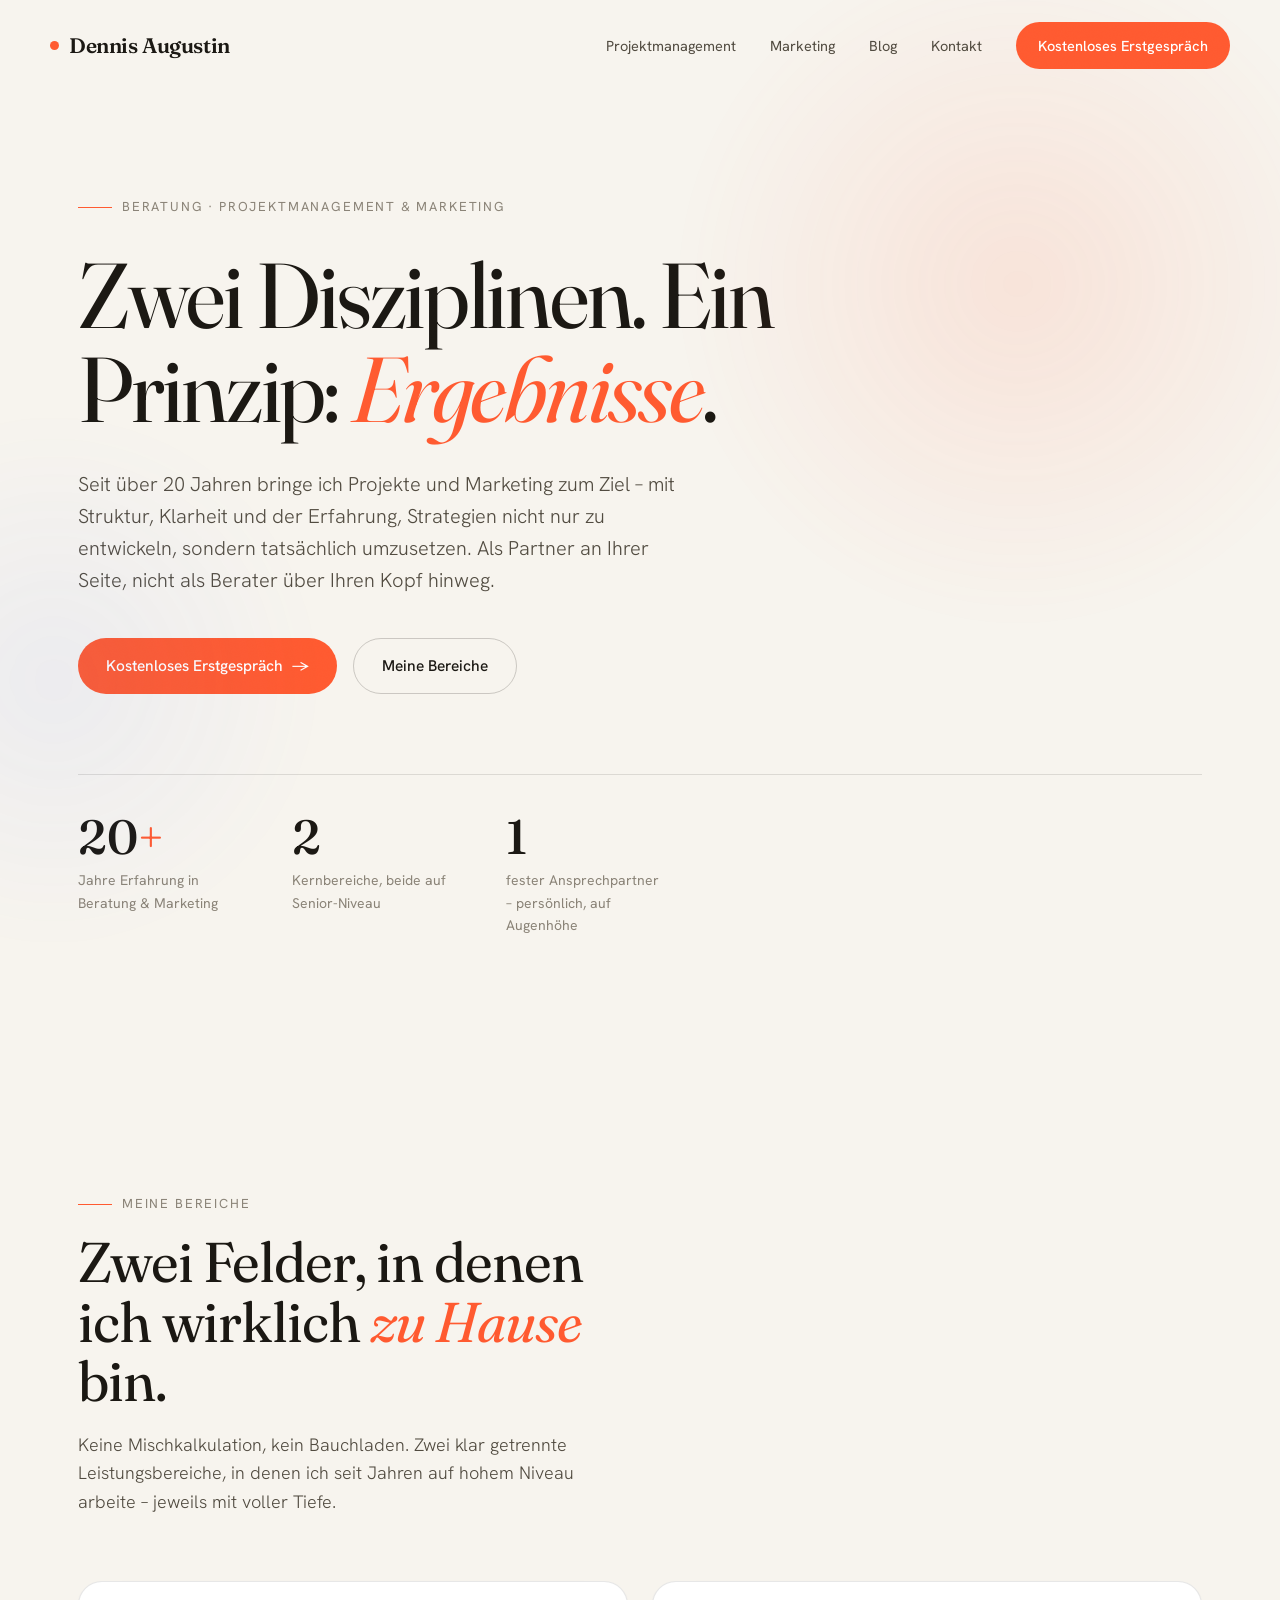
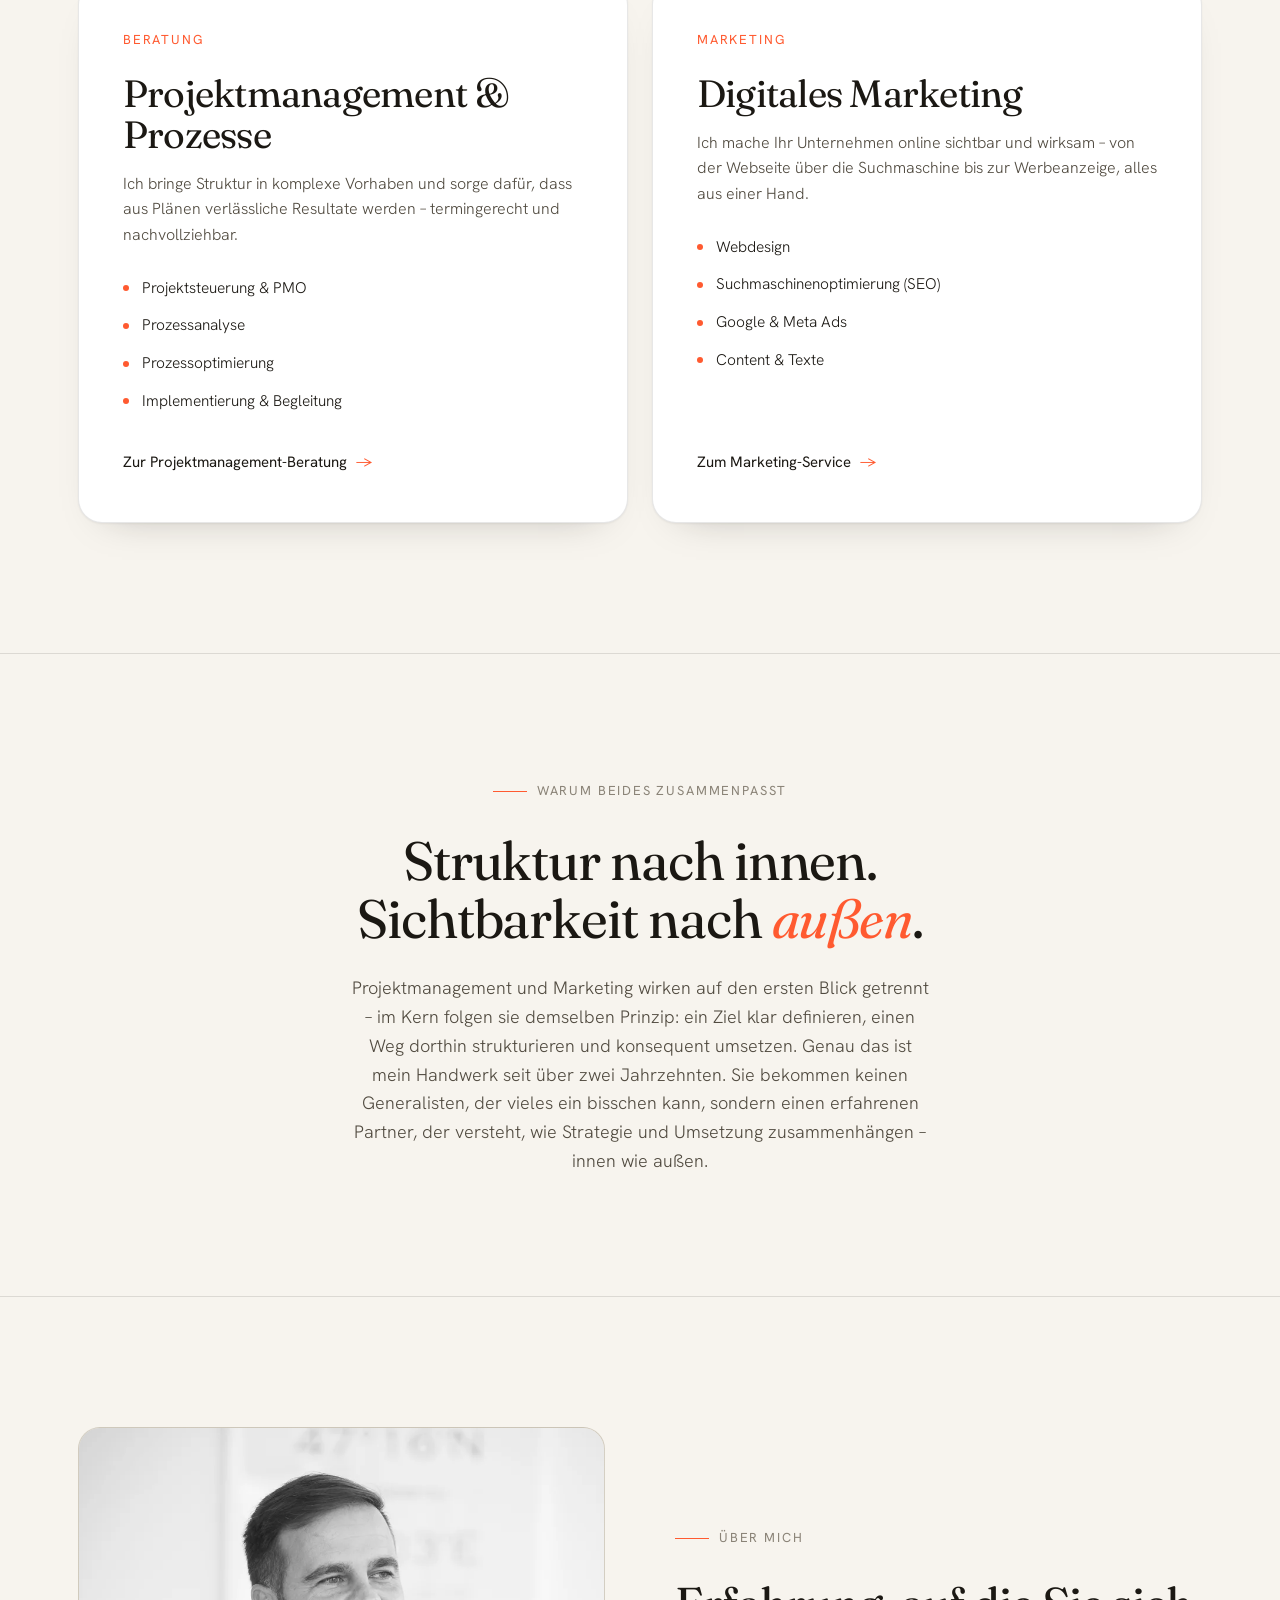
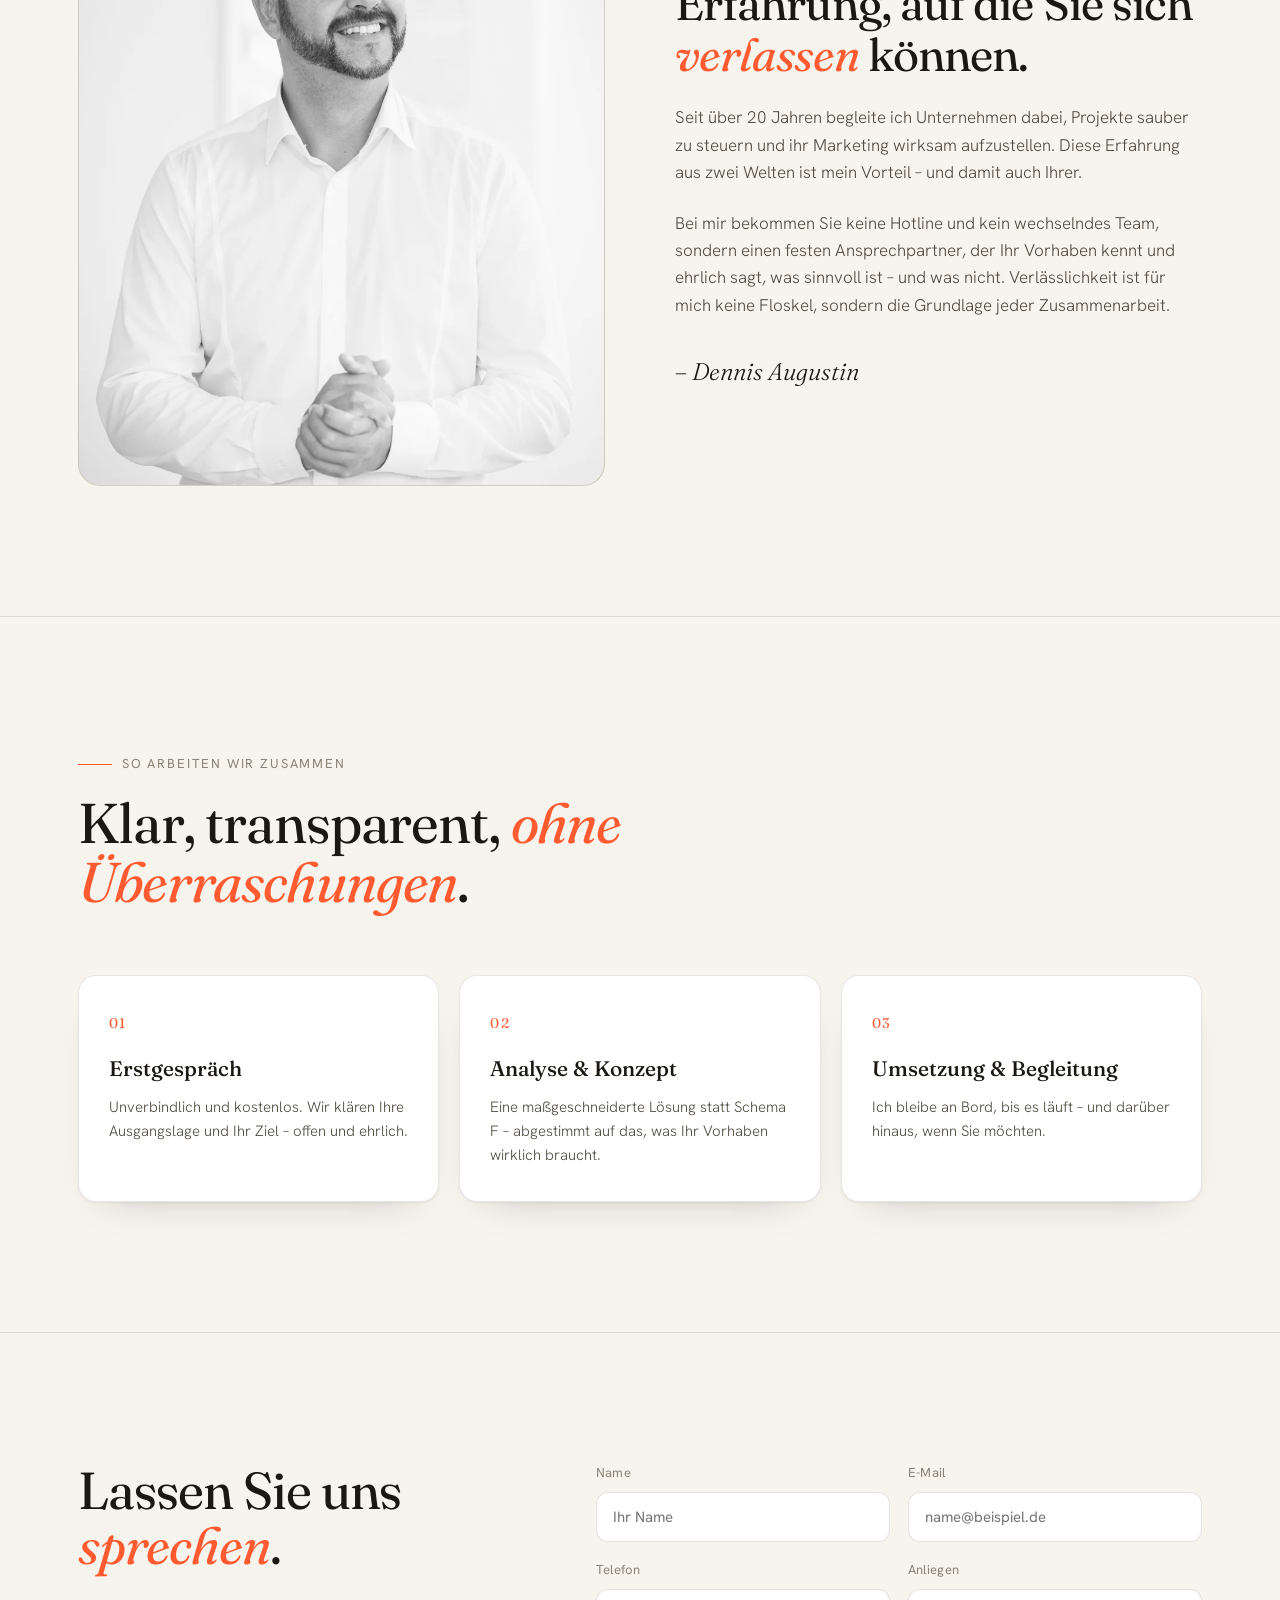
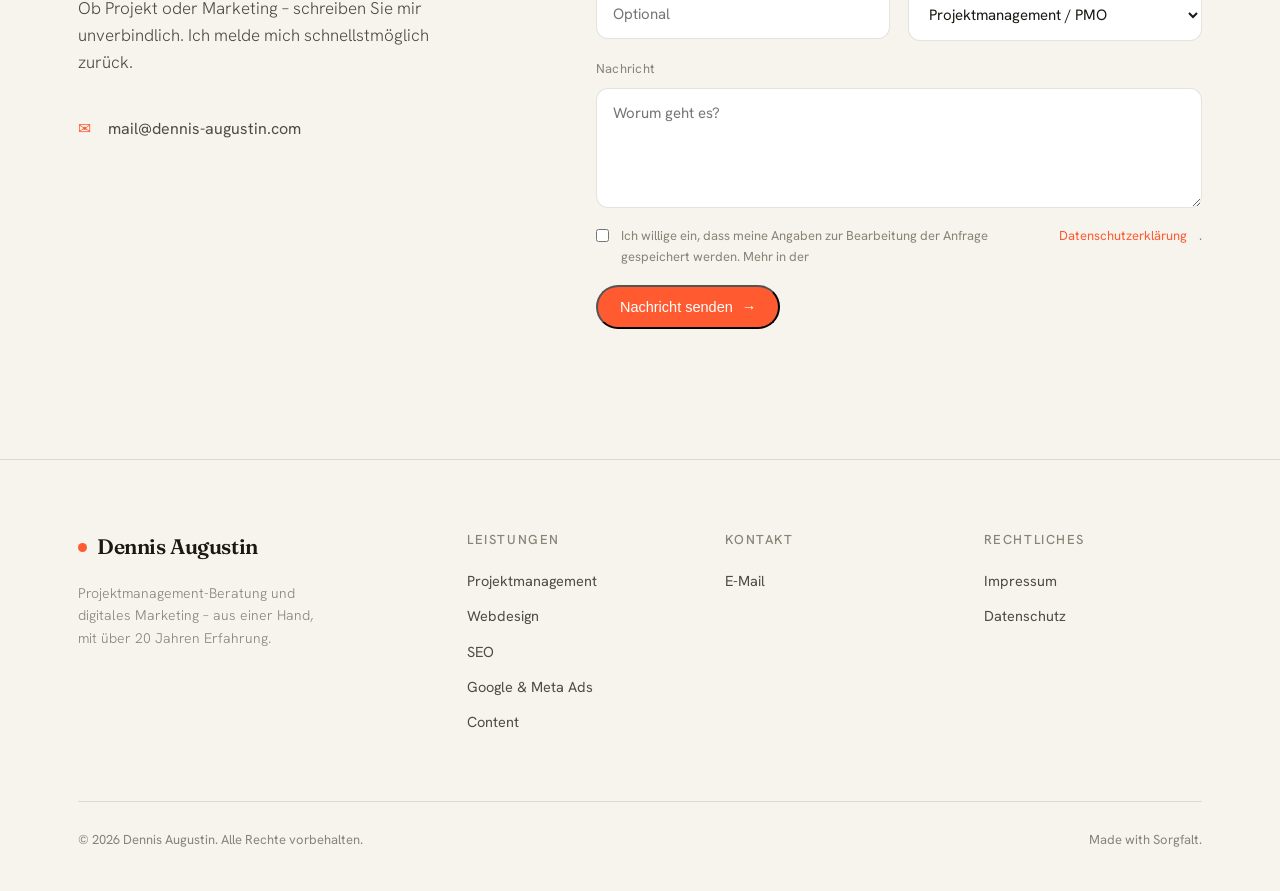
<file: index.html>
<!DOCTYPE html>
<html lang="de">
<head>
<meta charset="UTF-8">
<meta name="viewport" content="width=device-width, initial-scale=1.0">
<title>Dennis Augustin – Projektmanagement-Beratung &amp; Marketing</title>
<meta name="description" content="Beratung aus einer Hand: Projektmanagement, PMO und Prozessoptimierung sowie digitales Marketing. Über 20 Jahre Erfahrung – Strategie, die umgesetzt wird.">
<link rel="icon" href="assets/favicon.svg" type="image/svg+xml">
<link rel="preconnect" href="https://fonts.googleapis.com">
<link rel="preconnect" href="https://fonts.gstatic.com" crossorigin>
<link href="https://fonts.googleapis.com/css2?family=Fraunces:ital,opsz,wght@0,9..144,300..700;1,9..144,400&family=Hanken+Grotesk:wght@300;400;500;600&display=swap" rel="stylesheet">
<link rel="stylesheet" href="assets/styles.css">
<link rel="canonical" href="https://dennis-augustin.com/">
</head>
<body>
<a class="skip" href="#main">Zum Inhalt springen</a>
<header id="header">
  <div class="wrap nav">
    <a href="index.html" class="logo" aria-label="Dennis Augustin – Startseite"><span class="dot"></span>Dennis Augustin</a>
    <nav class="nav-links" id="navlinks" aria-label="Hauptnavigation">
      <a href="projektmanagement.html">Projektmanagement</a>
      <a href="marketing.html">Marketing</a>
      <a href="blog.html">Blog</a>
      <a href="#kontakt">Kontakt</a>
      <a href="#kontakt" class="btn">Kostenloses Erstgespräch</a>
    </nav>
    <button class="burger" id="burger" type="button" aria-label="Menü öffnen" aria-expanded="false" aria-controls="navlinks"><span></span><span></span><span></span></button>
  </div>
</header>

<main id="main">

  <section class="hero">
    <div class="hero-glow"></div>
    <div class="hero-glow two"></div>
    <div class="wrap">
      <span class="eyebrow reveal"><span class="bar"></span>Beratung · Projektmanagement &amp; Marketing</span>
      <h1 class="reveal d1">Zwei Disziplinen. Ein Prinzip: <em>Ergebnisse</em>.</h1>
      <p class="lead reveal d2">Seit über 20 Jahren bringe ich Projekte und Marketing zum Ziel – mit Struktur, Klarheit und der Erfahrung, Strategien nicht nur zu entwickeln, sondern tatsächlich umzusetzen. Als Partner an Ihrer Seite, nicht als Berater über Ihren Kopf hinweg.</p>
      <div class="hero-cta reveal d3">
        <a href="#kontakt" class="btn">Kostenloses Erstgespräch <span>→</span></a>
        <a href="#bereiche" class="btn ghost">Meine Bereiche</a>
      </div>
      <div class="stats">
        <div class="stat reveal d1"><div class="num">20<span>+</span></div><div class="lab">Jahre Erfahrung in Beratung &amp; Marketing</div></div>
        <div class="stat reveal d2"><div class="num">2</div><div class="lab">Kernbereiche, beide auf Senior-Niveau</div></div>
        <div class="stat reveal d3"><div class="num">1</div><div class="lab">fester Ansprechpartner – persönlich, auf Augenhöhe</div></div>
      </div>
    </div>
  </section>

  <section class="pillars-sec" id="bereiche">
    <div class="wrap">
      <div class="sec-head reveal">
        <span class="eyebrow"><span class="bar"></span>Meine Bereiche</span>
        <h2>Zwei Felder, in denen ich wirklich <em>zu Hause</em> bin.</h2>
        <p>Keine Mischkalkulation, kein Bauchladen. Zwei klar getrennte Leistungsbereiche, in denen ich seit Jahren auf hohem Niveau arbeite – jeweils mit voller Tiefe.</p>
      </div>
      <div class="pillars">
        <a class="pillar reveal d1" href="projektmanagement.html">
          <span class="plabel">Beratung</span>
          <h3>Projektmanagement &amp; Prozesse</h3>
          <p>Ich bringe Struktur in komplexe Vorhaben und sorge dafür, dass aus Plänen verlässliche Resultate werden – termingerecht und nachvollziehbar.</p>
          <ul>
            <li>Projektsteuerung &amp; PMO</li>
            <li>Prozessanalyse</li>
            <li>Prozessoptimierung</li>
            <li>Implementierung &amp; Begleitung</li>
          </ul>
          <span class="more">Zur Projektmanagement-Beratung <span>→</span></span>
        </a>
        <a class="pillar reveal d2" href="marketing.html">
          <span class="plabel">Marketing</span>
          <h3>Digitales Marketing</h3>
          <p>Ich mache Ihr Unternehmen online sichtbar und wirksam – von der Webseite über die Suchmaschine bis zur Werbeanzeige, alles aus einer Hand.</p>
          <ul>
            <li>Webdesign</li>
            <li>Suchmaschinenoptimierung (SEO)</li>
            <li>Google &amp; Meta Ads</li>
            <li>Content &amp; Texte</li>
          </ul>
          <span class="more">Zum Marketing-Service <span>→</span></span>
        </a>
      </div>
    </div>
  </section>

  <section class="bridge">
    <div class="wrap">
      <span class="eyebrow reveal"><span class="bar"></span>Warum beides zusammenpasst</span>
      <h2 class="reveal d1">Struktur nach innen. Sichtbarkeit nach <em>außen</em>.</h2>
      <p class="reveal d2">Projektmanagement und Marketing wirken auf den ersten Blick getrennt – im Kern folgen sie demselben Prinzip: ein Ziel klar definieren, einen Weg dorthin strukturieren und konsequent umsetzen. Genau das ist mein Handwerk seit über zwei Jahrzehnten. Sie bekommen keinen Generalisten, der vieles ein bisschen kann, sondern einen erfahrenen Partner, der versteht, wie Strategie und Umsetzung zusammenhängen – innen wie außen.</p>
    </div>
  </section>

  <section class="about" id="ueber">
    <div class="wrap about-grid">
      <div class="about-portrait reveal">
        <img src="assets/dennis-augustin.webp" alt="Dennis Augustin" loading="lazy">
      </div>
      <div class="reveal d1">
        <span class="eyebrow"><span class="bar"></span>Über mich</span>
        <h2>Erfahrung, auf die Sie sich <em>verlassen</em> können.</h2>
        <p>Seit über 20 Jahren begleite ich Unternehmen dabei, Projekte sauber zu steuern und ihr Marketing wirksam aufzustellen. Diese Erfahrung aus zwei Welten ist mein Vorteil – und damit auch Ihrer.</p>
        <p>Bei mir bekommen Sie keine Hotline und kein wechselndes Team, sondern einen festen Ansprechpartner, der Ihr Vorhaben kennt und ehrlich sagt, was sinnvoll ist – und was nicht. Verlässlichkeit ist für mich keine Floskel, sondern die Grundlage jeder Zusammenarbeit.</p>
        <p class="sig">– Dennis Augustin</p>
      </div>
    </div>
  </section>

  <section class="promise">
    <div class="wrap">
      <div class="sec-head reveal">
        <span class="eyebrow"><span class="bar"></span>So arbeiten wir zusammen</span>
        <h2>Klar, transparent, <em>ohne Überraschungen</em>.</h2>
      </div>
      <div class="steps">
        <div class="step reveal d1"><span class="n">01</span><h3>Erstgespräch</h3><p>Unverbindlich und kostenlos. Wir klären Ihre Ausgangslage und Ihr Ziel – offen und ehrlich.</p></div>
        <div class="step reveal d2"><span class="n">02</span><h3>Analyse &amp; Konzept</h3><p>Eine maßgeschneiderte Lösung statt Schema F – abgestimmt auf das, was Ihr Vorhaben wirklich braucht.</p></div>
        <div class="step reveal d3"><span class="n">03</span><h3>Umsetzung &amp; Begleitung</h3><p>Ich bleibe an Bord, bis es läuft – und darüber hinaus, wenn Sie möchten.</p></div>
      </div>
    </div>
  </section>

  <section class="contact" id="kontakt">
    <div class="wrap contact-grid">
      <div class="reveal">
        <h2>Lassen Sie uns <em>sprechen</em>.</h2>
        <p class="lead">Ob Projekt oder Marketing – schreiben Sie mir unverbindlich. Ich melde mich schnellstmöglich zurück.</p>
        <div class="contact-meta">
          <a href="mailto:mail@dennis-augustin.com"><span class="ic">✉</span> mail@dennis-augustin.com</a>
        </div>
      </div>
      <form class="reveal d1" action="contact.php" method="post" data-contact>
        <input type="hidden" name="_hp" value="">
        <div class="row2">
          <div class="field"><label for="n">Name</label><input id="n" name="name" type="text" autocomplete="name" placeholder="Ihr Name"></div>
          <div class="field"><label for="e">E-Mail</label><input id="e" name="email" type="email" autocomplete="email" placeholder="name@beispiel.de"></div>
        </div>
        <div class="row2">
          <div class="field"><label for="t">Telefon</label><input id="t" name="phone" type="tel" autocomplete="tel" placeholder="Optional"></div>
          <div class="field"><label for="g">Anliegen</label>
            <select id="g" name="anliegen">
              <option>Projektmanagement / PMO</option><option>Prozessoptimierung</option>
              <option>Marketing</option><option>Beides / unklar</option><option>Sonstiges</option>
            </select>
          </div>
        </div>
        <div class="field"><label for="m">Nachricht</label><textarea id="m" name="nachricht" placeholder="Worum geht es?"></textarea></div>
        <label class="consent"><input type="checkbox" name="consent"> Ich willige ein, dass meine Angaben zur Bearbeitung der Anfrage gespeichert werden. Mehr in der <a href="datenschutz.html" style="color:var(--accent)">Datenschutzerklärung</a>.</label>
        <button class="btn" type="submit">Nachricht senden <span>→</span></button>
      </form>
    </div>
  </section>

</main>

<footer>
  <div class="wrap">
    <div class="foot-grid">
      <div>
        <a href="index.html" class="logo"><span class="dot"></span>Dennis Augustin</a>
        <p class="tag">Projektmanagement-Beratung und digitales Marketing – aus einer Hand, mit über 20 Jahren Erfahrung.</p>
      </div>
      <div class="foot-col">
        <p class="foot-h">Leistungen</p>
        <a href="projektmanagement.html">Projektmanagement</a>
        <a href="webdesign.html">Webdesign</a>
        <a href="seo.html">SEO</a>
        <a href="suchmaschinenwerbung.html">Google &amp; Meta Ads</a>
        <a href="contenterstellung.html">Content</a>
      </div>
      <div class="foot-col">
        <p class="foot-h">Kontakt</p>
        <a href="mailto:mail@dennis-augustin.com">E-Mail</a>
      </div>
      <div class="foot-col">
        <p class="foot-h">Rechtliches</p>
        <a href="impressum.html">Impressum</a>
        <a href="datenschutz.html">Datenschutz</a>
      </div>
    </div>
    <div class="foot-bottom">
      <small>© 2026 Dennis Augustin. Alle Rechte vorbehalten.</small>
      <small>Made with Sorgfalt.</small>
    </div>
  </div>
</footer>
<script src="assets/main.js"></script>
</body>
</html>
</file>
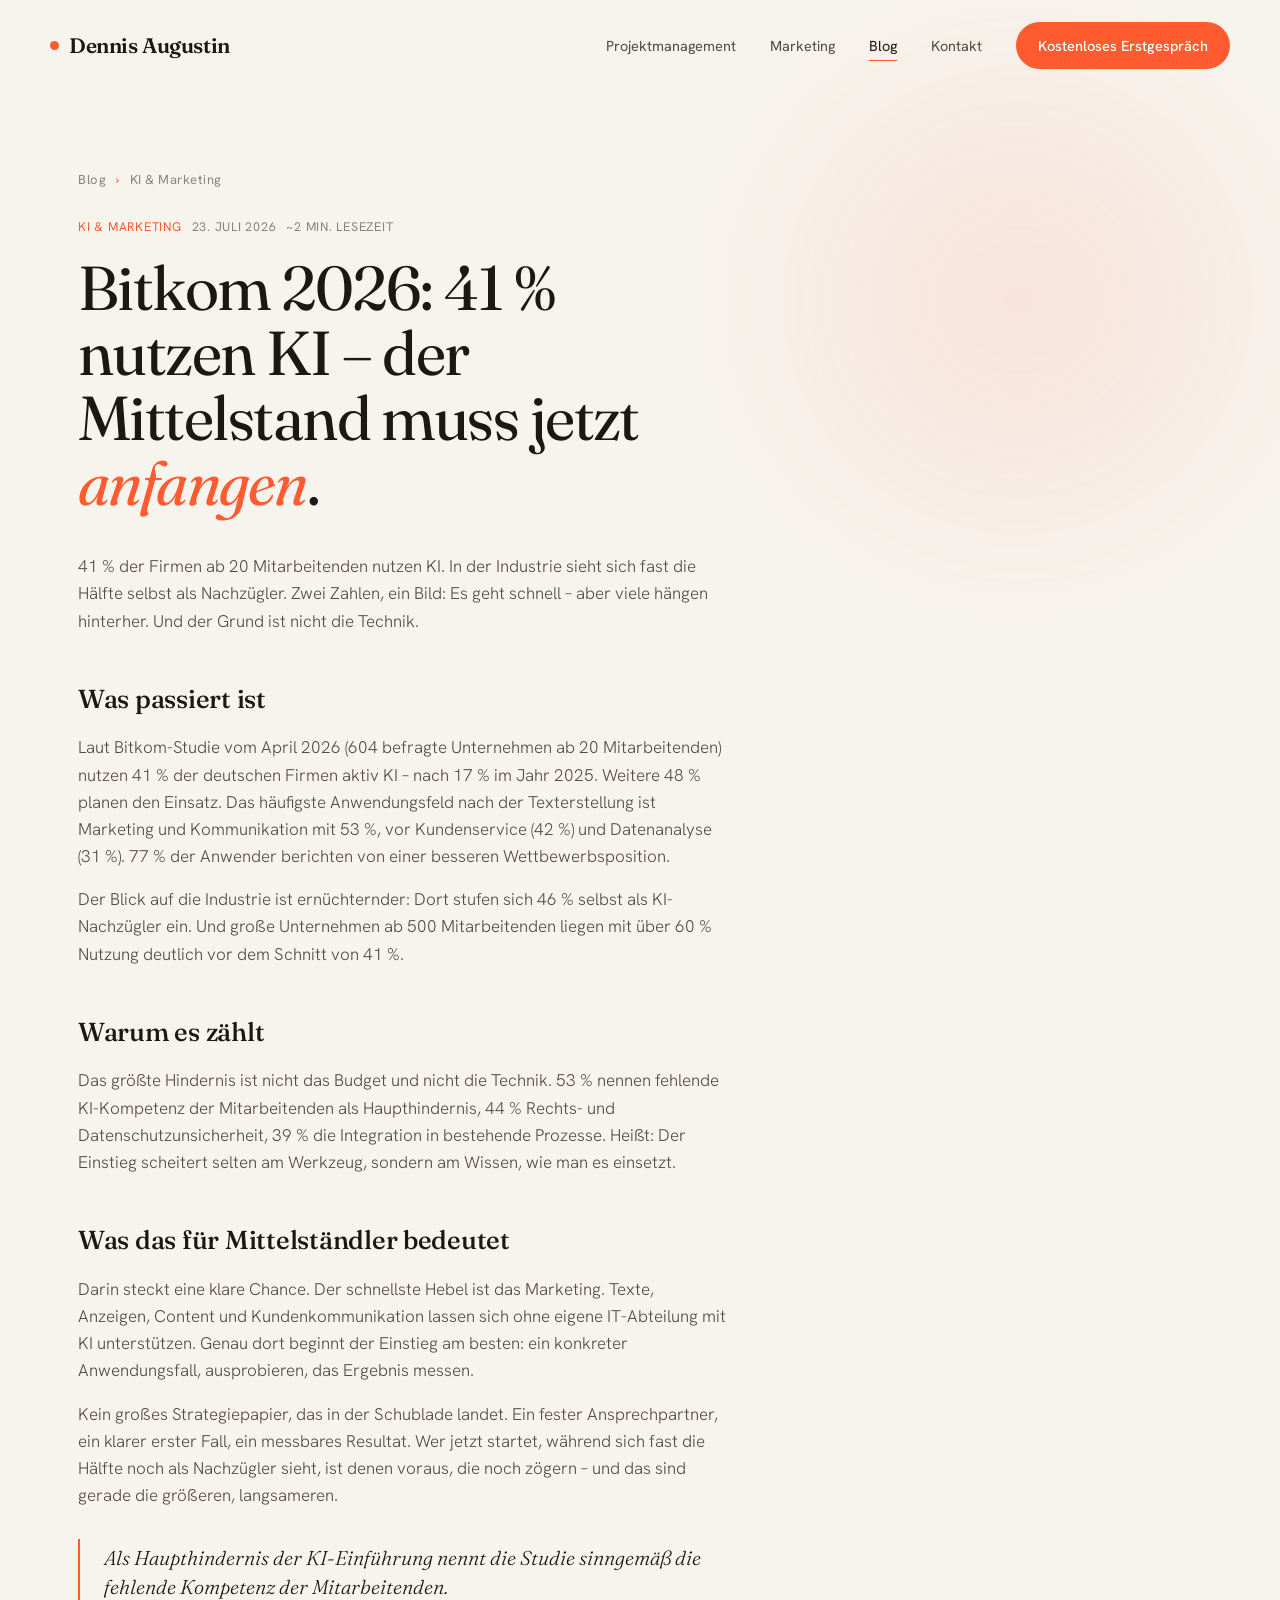
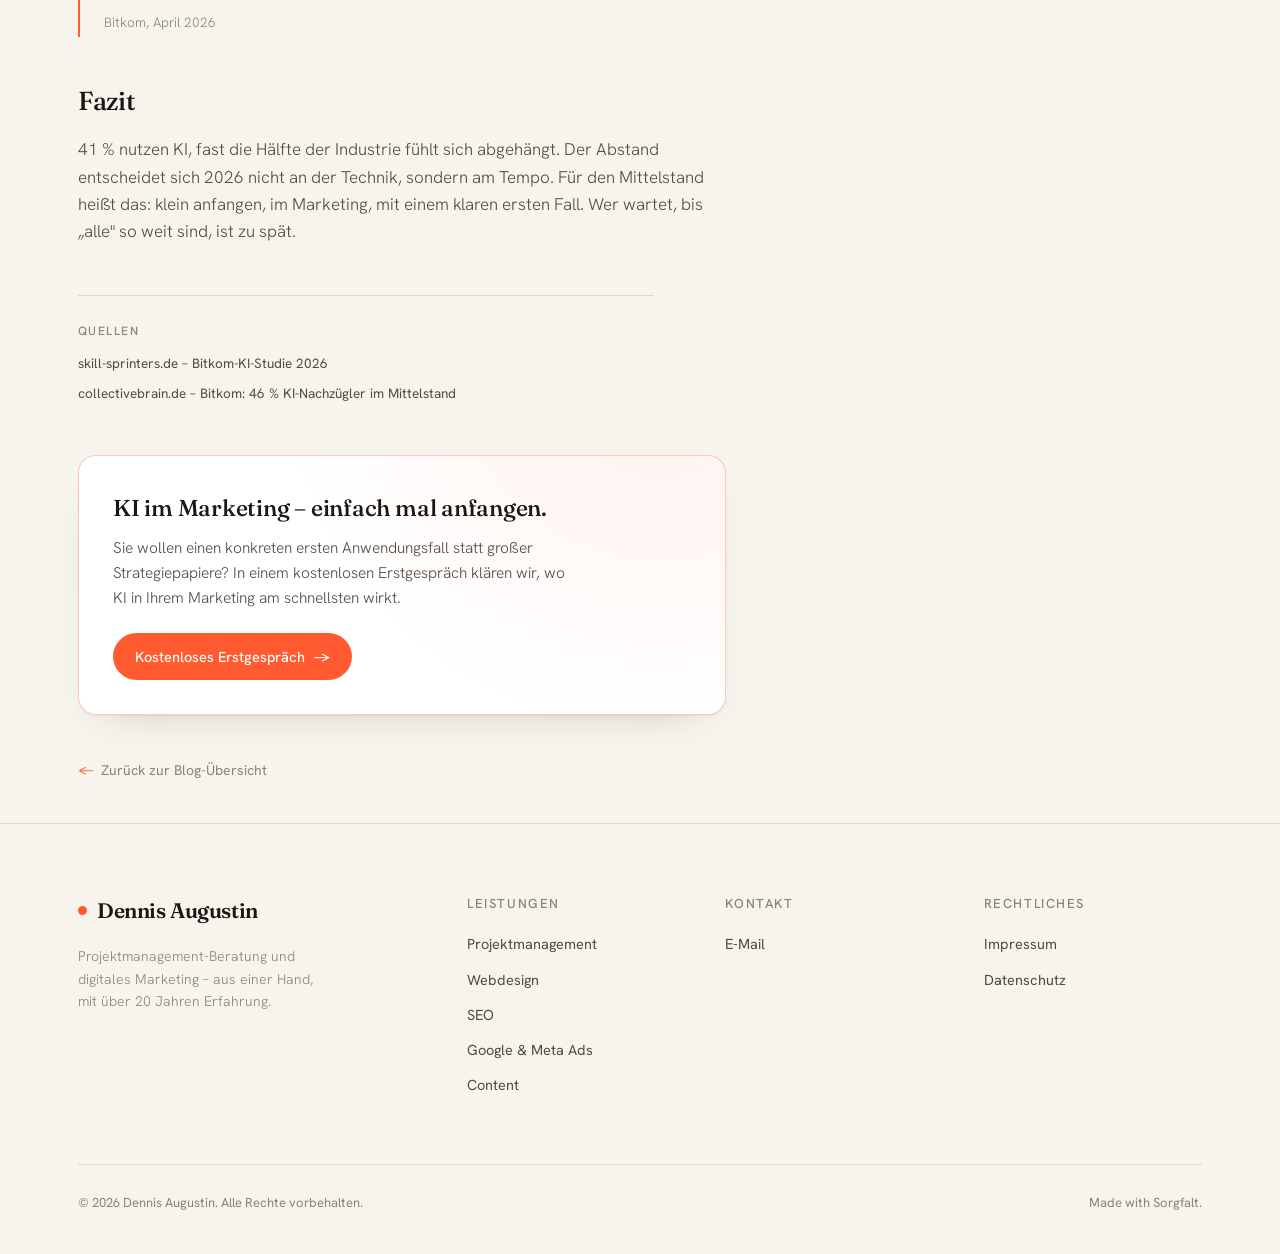
<file: blog-bitkom-2026-ki-mittelstand.html>
<!DOCTYPE html>
<html lang="de">
<head>
<meta charset="UTF-8">
<meta name="viewport" content="width=device-width, initial-scale=1.0">
<title>Bitkom 2026: 41 % nutzen KI – der Mittelstand muss jetzt anfangen | Dennis Augustin</title>
<meta name="description" content="41 % der Firmen ab 20 Mitarbeitenden nutzen KI, in der Industrie sieht sich fast die Hälfte als Nachzügler. Das größte Hindernis ist nicht Technik, sondern Kompetenz.">
<link rel="icon" href="assets/favicon.svg" type="image/svg+xml">
<link rel="preconnect" href="https://fonts.googleapis.com">
<link rel="preconnect" href="https://fonts.gstatic.com" crossorigin>
<link href="https://fonts.googleapis.com/css2?family=Fraunces:ital,opsz,wght@0,9..144,300..700;1,9..144,400&family=Hanken+Grotesk:wght@300;400;500;600&display=swap" rel="stylesheet">
<link rel="stylesheet" href="assets/styles.css">
<link rel="canonical" href="https://dennis-augustin.com/blog-bitkom-2026-ki-mittelstand">
</head>
<body>
<a class="skip" href="#main">Zum Inhalt springen</a>
<header id="header">
  <div class="wrap nav">
    <a href="index.html" class="logo" aria-label="Dennis Augustin – Startseite"><span class="dot"></span>Dennis Augustin</a>
    <nav class="nav-links" id="navlinks" aria-label="Hauptnavigation">
      <a href="projektmanagement.html">Projektmanagement</a>
      <a href="marketing.html">Marketing</a>
      <a href="blog.html" class="active">Blog</a>
      <a href="index.html#kontakt">Kontakt</a>
      <a href="index.html#kontakt" class="btn">Kostenloses Erstgespräch</a>
    </nav>
    <button class="burger" id="burger" type="button" aria-label="Menü öffnen" aria-expanded="false" aria-controls="navlinks"><span></span><span></span><span></span></button>
  </div>
</header>

<main id="main">

  <article class="article">
    <div class="hero-glow"></div>
    <div class="wrap">
      <nav class="crumb reveal" aria-label="Brotkrumennavigation"><a href="blog.html">Blog</a><span class="sep">›</span><span>KI &amp; Marketing</span></nav>
      <div class="article-head reveal d1">
        <div class="post-meta"><span class="cat">KI &amp; Marketing</span><span>23. Juli 2026</span><span>~2 Min. Lesezeit</span></div>
        <h1>Bitkom 2026: 41 % nutzen KI – der Mittelstand muss jetzt <em>anfangen</em>.</h1>
      </div>

      <div class="prose reveal d2">
        <p>41 % der Firmen ab 20 Mitarbeitenden nutzen KI. In der Industrie sieht sich fast die Hälfte selbst als Nachzügler. Zwei Zahlen, ein Bild: Es geht schnell – aber viele hängen hinterher. Und der Grund ist nicht die Technik.</p>

        <h2>Was passiert ist</h2>
        <p>Laut Bitkom-Studie vom April 2026 (604 befragte Unternehmen ab 20 Mitarbeitenden) nutzen 41 % der deutschen Firmen aktiv KI – nach 17 % im Jahr 2025. Weitere 48 % planen den Einsatz. Das häufigste Anwendungsfeld nach der Texterstellung ist Marketing und Kommunikation mit 53 %, vor Kundenservice (42 %) und Datenanalyse (31 %). 77 % der Anwender berichten von einer besseren Wettbewerbsposition.</p>
        <p>Der Blick auf die Industrie ist ernüchternder: Dort stufen sich 46 % selbst als KI-Nachzügler ein. Und große Unternehmen ab 500 Mitarbeitenden liegen mit über 60 % Nutzung deutlich vor dem Schnitt von 41 %.</p>

        <h2>Warum es zählt</h2>
        <p>Das größte Hindernis ist nicht das Budget und nicht die Technik. 53 % nennen fehlende KI-Kompetenz der Mitarbeitenden als Haupthindernis, 44 % Rechts- und Datenschutzunsicherheit, 39 % die Integration in bestehende Prozesse. Heißt: Der Einstieg scheitert selten am Werkzeug, sondern am Wissen, wie man es einsetzt.</p>

        <h2>Was das für Mittelständler bedeutet</h2>
        <p>Darin steckt eine klare Chance. Der schnellste Hebel ist das Marketing. Texte, Anzeigen, Content und Kundenkommunikation lassen sich ohne eigene IT-Abteilung mit KI unterstützen. Genau dort beginnt der Einstieg am besten: ein konkreter Anwendungsfall, ausprobieren, das Ergebnis messen.</p>
        <p>Kein großes Strategiepapier, das in der Schublade landet. Ein fester Ansprechpartner, ein klarer erster Fall, ein messbares Resultat. Wer jetzt startet, während sich fast die Hälfte noch als Nachzügler sieht, ist denen voraus, die noch zögern – und das sind gerade die größeren, langsameren.</p>

        <blockquote>Als Haupthindernis der KI-Einführung nennt die Studie sinngemäß die fehlende Kompetenz der Mitarbeitenden.<cite>Bitkom, April 2026</cite></blockquote>

        <h2>Fazit</h2>
        <p>41 % nutzen KI, fast die Hälfte der Industrie fühlt sich abgehängt. Der Abstand entscheidet sich 2026 nicht an der Technik, sondern am Tempo. Für den Mittelstand heißt das: klein anfangen, im Marketing, mit einem klaren ersten Fall. Wer wartet, bis „alle" so weit sind, ist zu spät.</p>
      </div>

      <div class="post-source reveal">
        <p class="foot-h">Quellen</p>
        <a href="https://skill-sprinters.de/blog/ki-digitalisierung/bitkom-ki-studie-2026-41-prozent-deutsche-firmen/" target="_blank" rel="noopener">skill-sprinters.de – Bitkom-KI-Studie 2026</a>
        <a href="https://collectivebrain.de/bitkom-ki-nachzuegler-46-prozent-mittelstand-content-2026/" target="_blank" rel="noopener">collectivebrain.de – Bitkom: 46 % KI-Nachzügler im Mittelstand</a>
      </div>

      <div class="article-cta reveal">
        <h3>KI im Marketing – einfach mal anfangen.</h3>
        <p>Sie wollen einen konkreten ersten Anwendungsfall statt großer Strategiepapiere? In einem kostenlosen Erstgespräch klären wir, wo KI in Ihrem Marketing am schnellsten wirkt.</p>
        <a href="index.html#kontakt" class="btn">Kostenloses Erstgespräch <span>→</span></a>
      </div>

      <a href="blog.html" class="back-link"><span>←</span> Zurück zur Blog-Übersicht</a>
    </div>
  </article>

</main>

<footer>
  <div class="wrap">
    <div class="foot-grid">
      <div>
        <a href="index.html" class="logo"><span class="dot"></span>Dennis Augustin</a>
        <p class="tag">Projektmanagement-Beratung und digitales Marketing – aus einer Hand, mit über 20 Jahren Erfahrung.</p>
      </div>
      <div class="foot-col">
        <p class="foot-h">Leistungen</p>
        <a href="projektmanagement.html">Projektmanagement</a>
        <a href="webdesign.html">Webdesign</a>
        <a href="seo.html">SEO</a>
        <a href="suchmaschinenwerbung.html">Google &amp; Meta Ads</a>
        <a href="contenterstellung.html">Content</a>
      </div>
      <div class="foot-col">
        <p class="foot-h">Kontakt</p>
        <a href="mailto:mail@dennis-augustin.com">E-Mail</a>
      </div>
      <div class="foot-col">
        <p class="foot-h">Rechtliches</p>
        <a href="impressum.html">Impressum</a>
        <a href="datenschutz.html">Datenschutz</a>
      </div>
    </div>
    <div class="foot-bottom">
      <small>© 2026 Dennis Augustin. Alle Rechte vorbehalten.</small>
      <small>Made with Sorgfalt.</small>
    </div>
  </div>
</footer>
<script src="assets/main.js"></script>
</body>
</html>
</file>
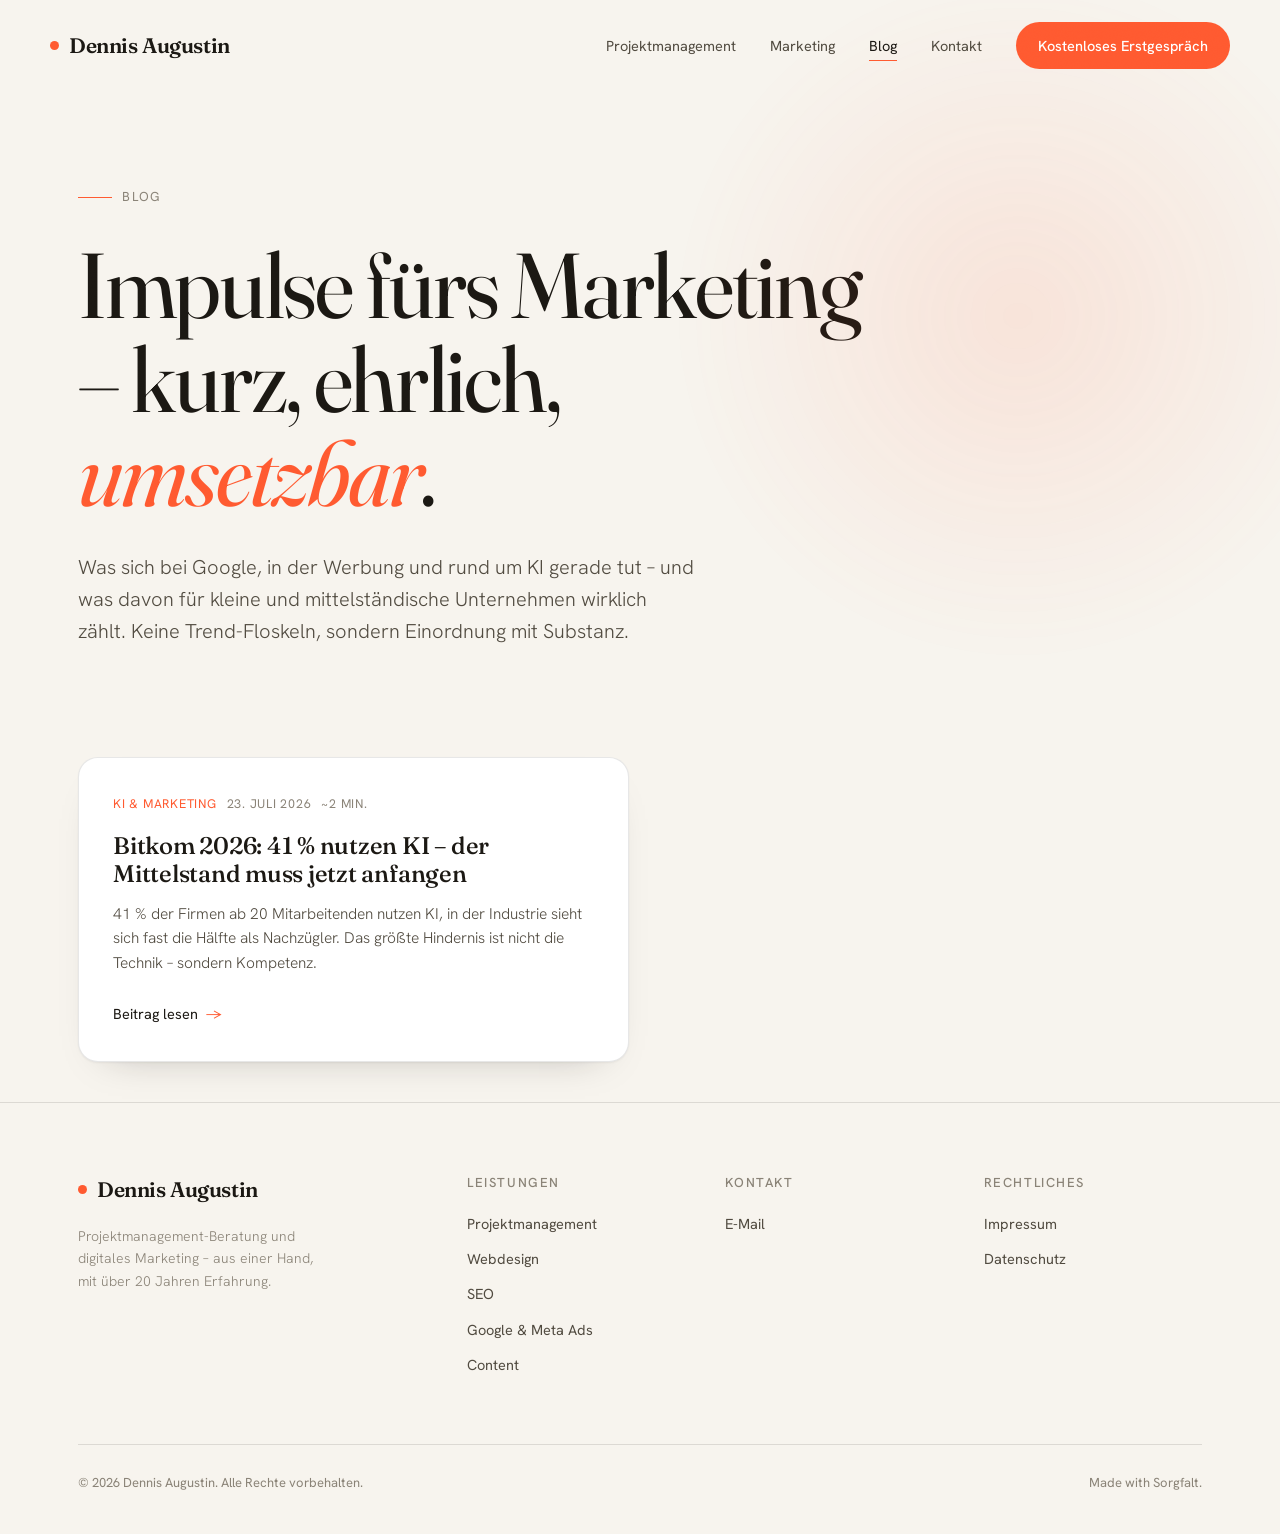
<file: blog.html>
<!DOCTYPE html>
<html lang="de">
<head>
<meta charset="UTF-8">
<meta name="viewport" content="width=device-width, initial-scale=1.0">
<title>Blog – Impulse für Marketing &amp; Sichtbarkeit im Mittelstand | Dennis Augustin</title>
<meta name="description" content="Kurze, ehrliche Beiträge zu digitalem Marketing, SEO, Google &amp; Meta Ads und KI – praxisnah für kleine und mittelständische Unternehmen.">
<link rel="icon" href="assets/favicon.svg" type="image/svg+xml">
<link rel="preconnect" href="https://fonts.googleapis.com">
<link rel="preconnect" href="https://fonts.gstatic.com" crossorigin>
<link href="https://fonts.googleapis.com/css2?family=Fraunces:ital,opsz,wght@0,9..144,300..700;1,9..144,400&family=Hanken+Grotesk:wght@300;400;500;600&display=swap" rel="stylesheet">
<link rel="stylesheet" href="assets/styles.css">
<link rel="canonical" href="https://dennis-augustin.com/blog">
</head>
<body>
<a class="skip" href="#main">Zum Inhalt springen</a>
<header id="header">
  <div class="wrap nav">
    <a href="index.html" class="logo" aria-label="Dennis Augustin – Startseite"><span class="dot"></span>Dennis Augustin</a>
    <nav class="nav-links" id="navlinks" aria-label="Hauptnavigation">
      <a href="projektmanagement.html">Projektmanagement</a>
      <a href="marketing.html">Marketing</a>
      <a href="blog.html" class="active">Blog</a>
      <a href="index.html#kontakt">Kontakt</a>
      <a href="index.html#kontakt" class="btn">Kostenloses Erstgespräch</a>
    </nav>
    <button class="burger" id="burger" type="button" aria-label="Menü öffnen" aria-expanded="false" aria-controls="navlinks"><span></span><span></span><span></span></button>
  </div>
</header>

<main id="main">

  <section class="hero compact">
    <div class="hero-glow"></div>
    <div class="wrap">
      <span class="eyebrow reveal"><span class="bar"></span>Blog</span>
      <h1 class="reveal d1">Impulse fürs Marketing – kurz, ehrlich, <em>umsetzbar</em>.</h1>
      <p class="lead reveal d2">Was sich bei Google, in der Werbung und rund um KI gerade tut – und was davon für kleine und mittelständische Unternehmen wirklich zählt. Keine Trend-Floskeln, sondern Einordnung mit Substanz.</p>
    </div>
  </section>

  <section class="blog-list">
    <div class="wrap">
      <div class="blog-grid">

        <a class="post-card reveal d1" href="blog-bitkom-2026-ki-mittelstand.html">
          <div class="post-meta"><span class="cat">KI &amp; Marketing</span><span>23. Juli 2026</span><span>~2 Min.</span></div>
          <h3>Bitkom 2026: 41 % nutzen KI – der Mittelstand muss jetzt anfangen</h3>
          <p>41 % der Firmen ab 20 Mitarbeitenden nutzen KI, in der Industrie sieht sich fast die Hälfte als Nachzügler. Das größte Hindernis ist nicht die Technik – sondern Kompetenz.</p>
          <span class="more">Beitrag lesen <span>→</span></span>
        </a>

      </div>
    </div>
  </section>

</main>

<footer>
  <div class="wrap">
    <div class="foot-grid">
      <div>
        <a href="index.html" class="logo"><span class="dot"></span>Dennis Augustin</a>
        <p class="tag">Projektmanagement-Beratung und digitales Marketing – aus einer Hand, mit über 20 Jahren Erfahrung.</p>
      </div>
      <div class="foot-col">
        <p class="foot-h">Leistungen</p>
        <a href="projektmanagement.html">Projektmanagement</a>
        <a href="webdesign.html">Webdesign</a>
        <a href="seo.html">SEO</a>
        <a href="suchmaschinenwerbung.html">Google &amp; Meta Ads</a>
        <a href="contenterstellung.html">Content</a>
      </div>
      <div class="foot-col">
        <p class="foot-h">Kontakt</p>
        <a href="mailto:mail@dennis-augustin.com">E-Mail</a>
      </div>
      <div class="foot-col">
        <p class="foot-h">Rechtliches</p>
        <a href="impressum.html">Impressum</a>
        <a href="datenschutz.html">Datenschutz</a>
      </div>
    </div>
    <div class="foot-bottom">
      <small>© 2026 Dennis Augustin. Alle Rechte vorbehalten.</small>
      <small>Made with Sorgfalt.</small>
    </div>
  </div>
</footer>
<script src="assets/main.js"></script>
</body>
</html>
</file>
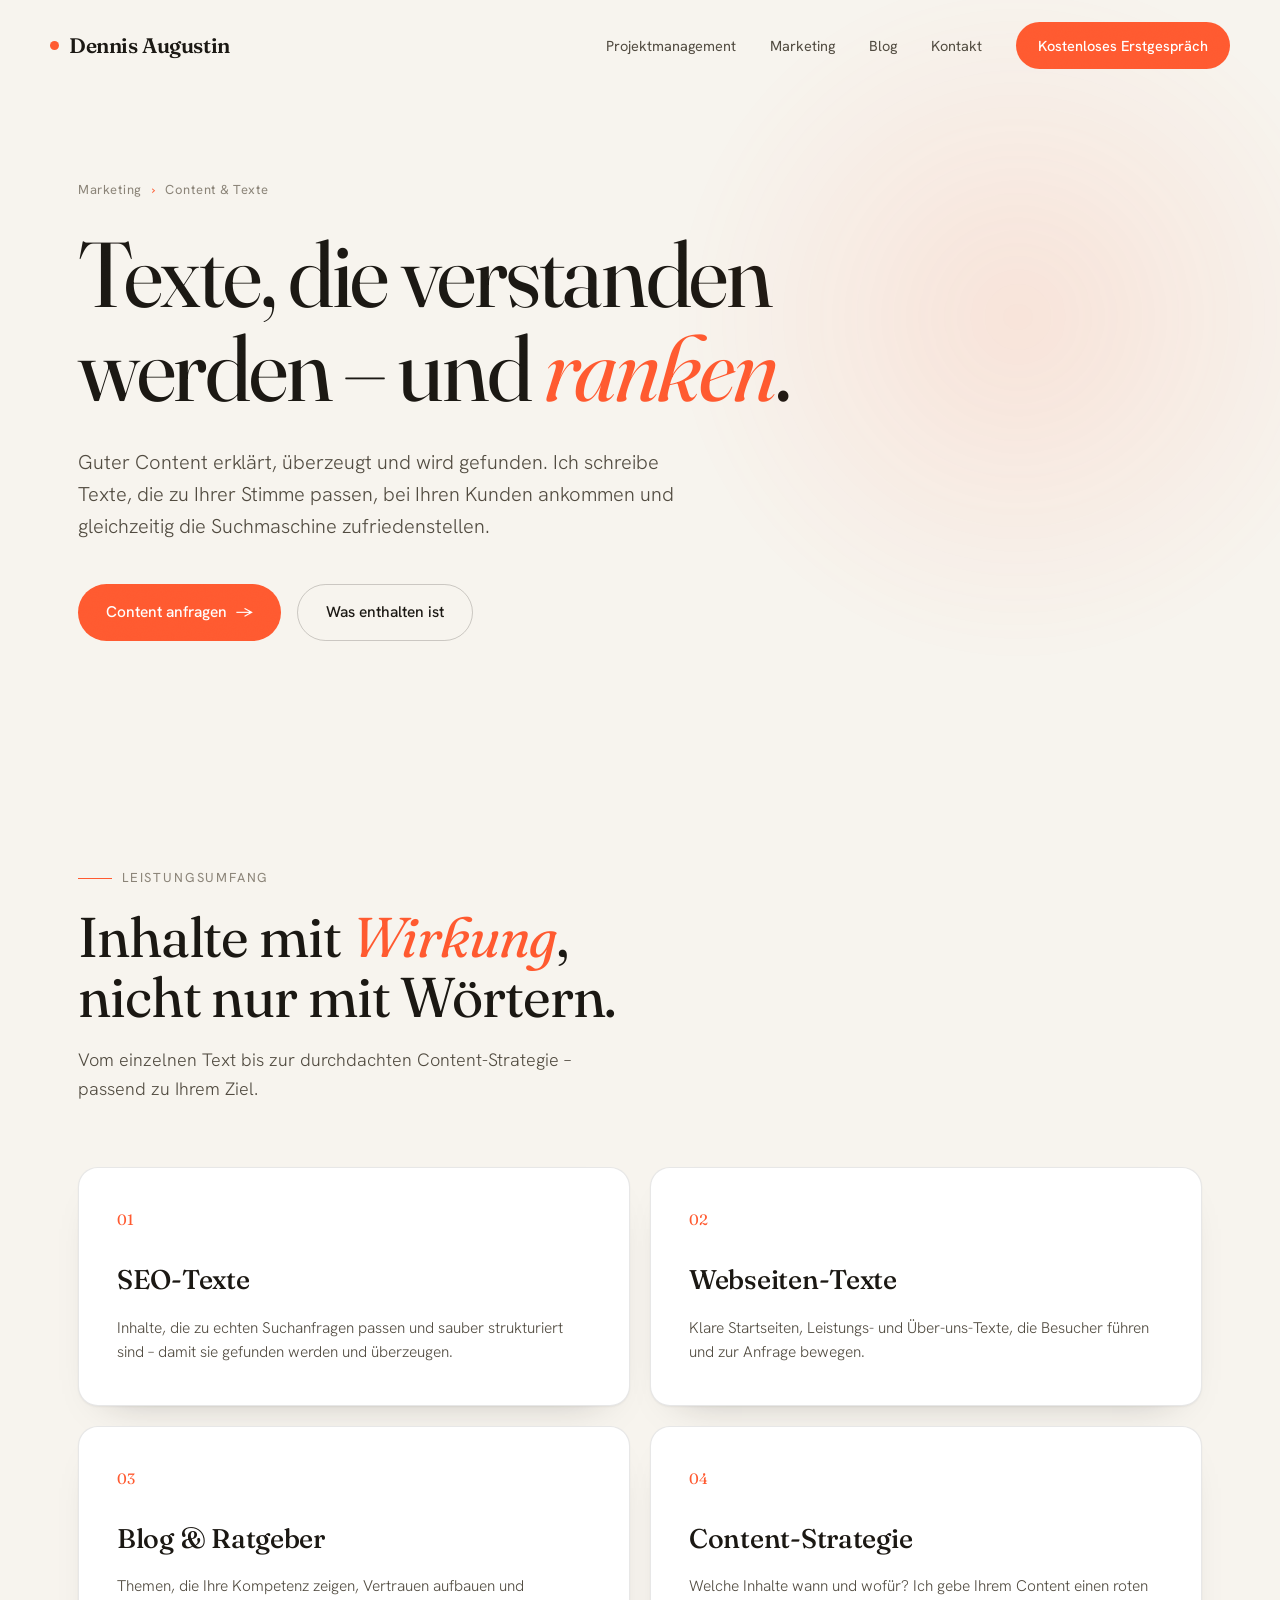
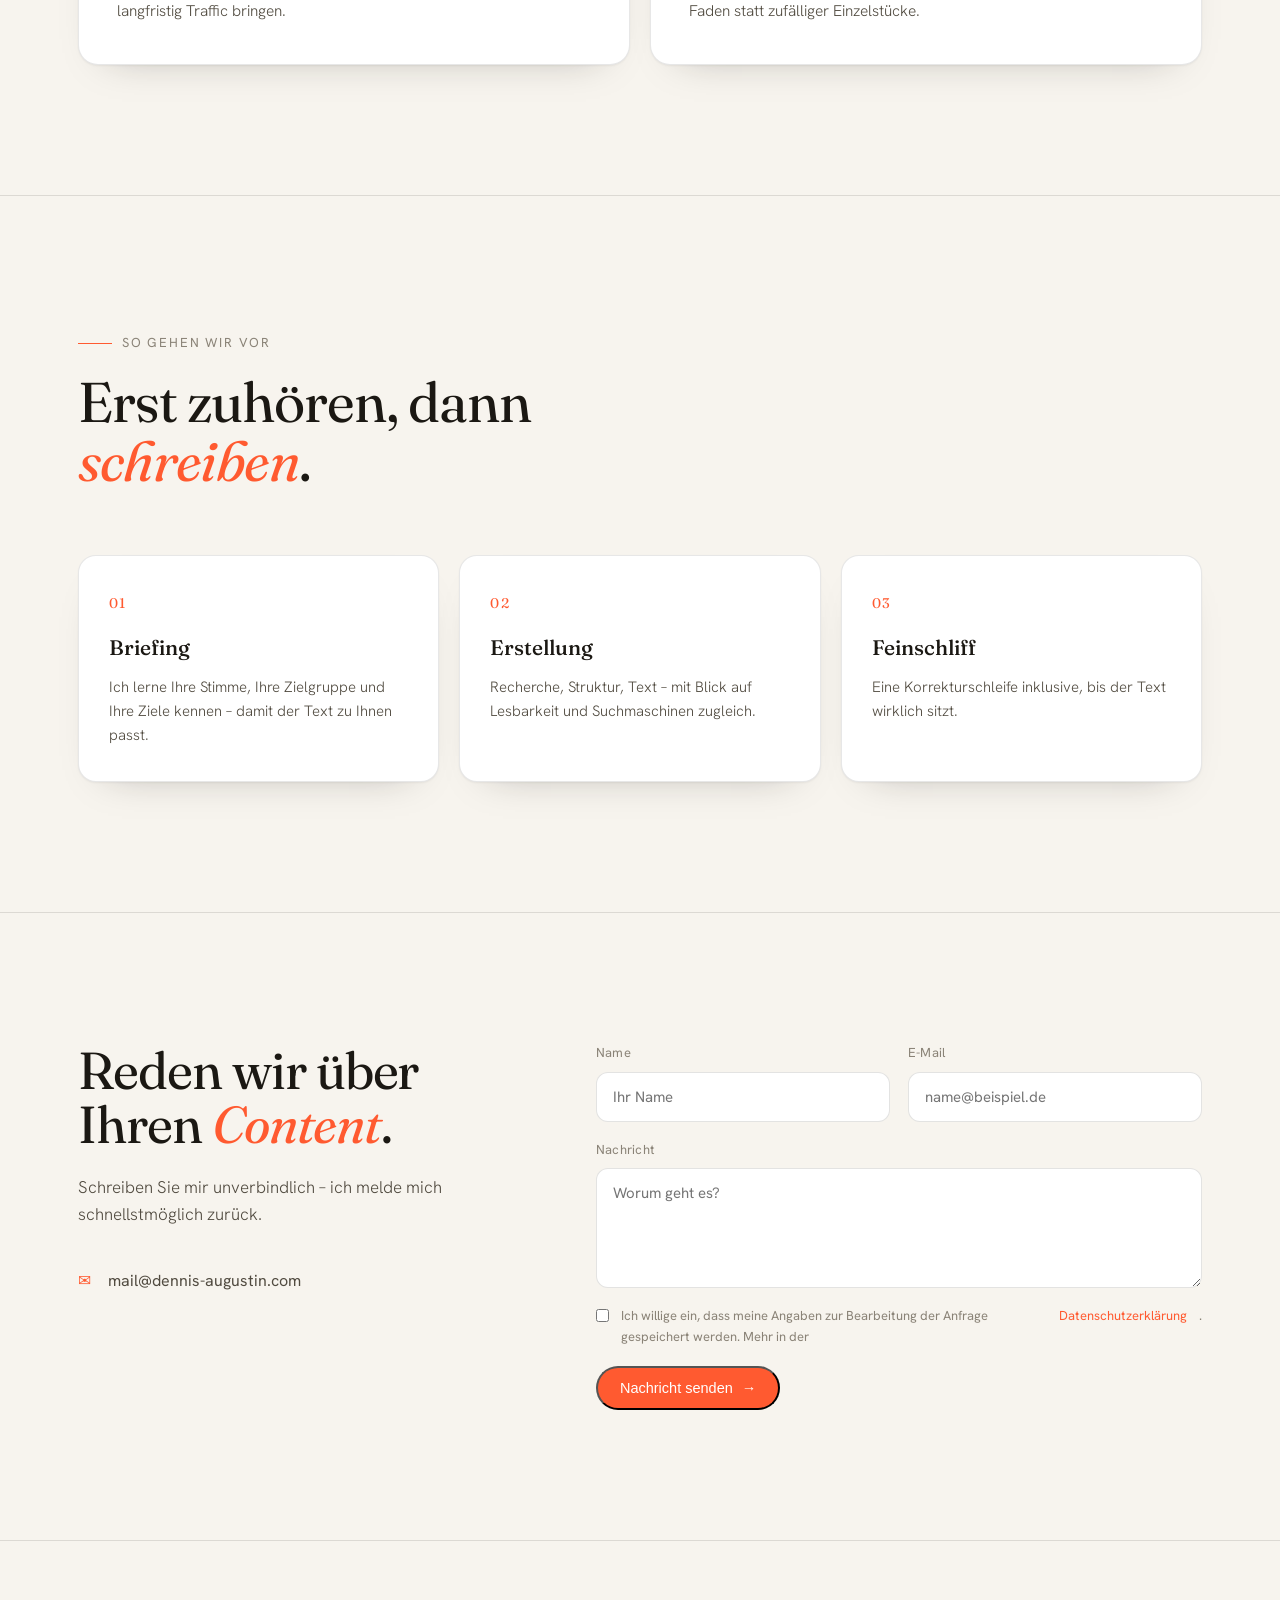
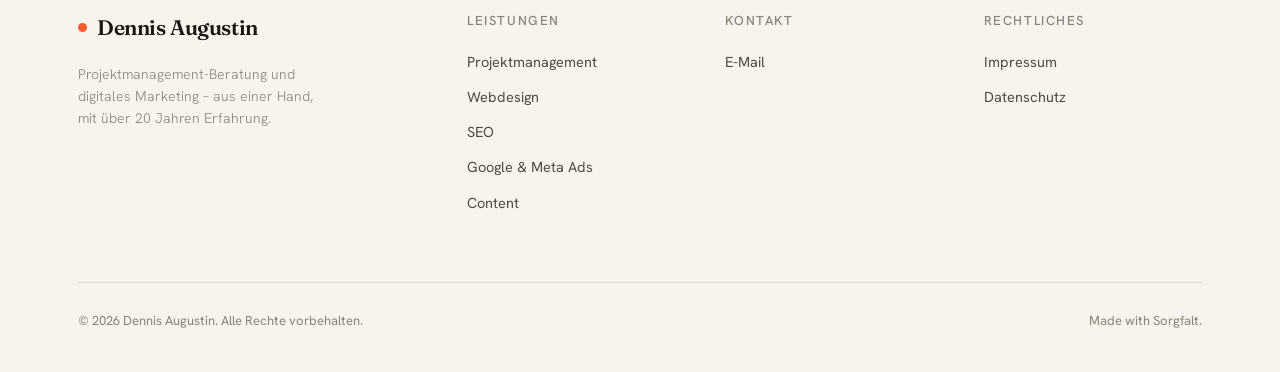
<file: contenterstellung.html>
<!DOCTYPE html>
<html lang="de">
<head>
<meta charset="UTF-8">
<meta name="viewport" content="width=device-width, initial-scale=1.0">
<title>Content &amp; Texte – verständlich und suchstark | Dennis Augustin</title>
<meta name="description" content="Texte, die verstanden werden und ranken: SEO-Texte, Webseiten-Content, Blog &amp; Ratgeber sowie eine Content-Strategie, die zu Ihren Zielen passt.">
<link rel="icon" href="assets/favicon.svg" type="image/svg+xml">
<link rel="preconnect" href="https://fonts.googleapis.com">
<link rel="preconnect" href="https://fonts.gstatic.com" crossorigin>
<link href="https://fonts.googleapis.com/css2?family=Fraunces:ital,opsz,wght@0,9..144,300..700;1,9..144,400&family=Hanken+Grotesk:wght@300;400;500;600&display=swap" rel="stylesheet">
<link rel="stylesheet" href="assets/styles.css">
<link rel="canonical" href="https://dennis-augustin.com/contenterstellung">
</head>
<body>
<a class="skip" href="#main">Zum Inhalt springen</a>
<header id="header">
  <div class="wrap nav">
    <a href="index.html" class="logo" aria-label="Dennis Augustin – Startseite"><span class="dot"></span>Dennis Augustin</a>
    <nav class="nav-links" id="navlinks" aria-label="Hauptnavigation">
      <a href="projektmanagement.html">Projektmanagement</a>
      <a href="marketing.html">Marketing</a>
      <a href="blog.html">Blog</a>
      <a href="#kontakt">Kontakt</a>
      <a href="#kontakt" class="btn">Kostenloses Erstgespräch</a>
    </nav>
    <button class="burger" id="burger" type="button" aria-label="Menü öffnen" aria-expanded="false" aria-controls="navlinks"><span></span><span></span><span></span></button>
  </div>
</header>

<main id="main">

  <section class="hero compact">
    <div class="hero-glow"></div>
    <div class="wrap">
      <nav class="crumb reveal" aria-label="Brotkrumennavigation"><a href="marketing.html">Marketing</a><span class="sep">›</span><span>Content &amp; Texte</span></nav>
      <h1 class="reveal d1">Texte, die verstanden werden – und <em>ranken</em>.</h1>
      <p class="lead reveal d2">Guter Content erklärt, überzeugt und wird gefunden. Ich schreibe Texte, die zu Ihrer Stimme passen, bei Ihren Kunden ankommen und gleichzeitig die Suchmaschine zufriedenstellen.</p>
      <div class="hero-cta reveal d3">
        <a href="#kontakt" class="btn">Content anfragen <span>→</span></a>
        <a href="#umfang" class="btn ghost">Was enthalten ist</a>
      </div>
    </div>
  </section>

  <section class="leistungen" id="umfang">
    <div class="wrap">
      <div class="sec-head reveal">
        <span class="eyebrow"><span class="bar"></span>Leistungsumfang</span>
        <h2>Inhalte mit <em>Wirkung</em>, nicht nur mit Wörtern.</h2>
        <p>Vom einzelnen Text bis zur durchdachten Content-Strategie – passend zu Ihrem Ziel.</p>
      </div>
      <div class="grid-serv">
        <div class="serv reveal d1"><span class="idx">01</span><h3>SEO-Texte</h3><p>Inhalte, die zu echten Suchanfragen passen und sauber strukturiert sind – damit sie gefunden werden und überzeugen.</p></div>
        <div class="serv reveal d2"><span class="idx">02</span><h3>Webseiten-Texte</h3><p>Klare Startseiten, Leistungs- und Über-uns-Texte, die Besucher führen und zur Anfrage bewegen.</p></div>
        <div class="serv reveal d3"><span class="idx">03</span><h3>Blog &amp; Ratgeber</h3><p>Themen, die Ihre Kompetenz zeigen, Vertrauen aufbauen und langfristig Traffic bringen.</p></div>
        <div class="serv reveal d4"><span class="idx">04</span><h3>Content-Strategie</h3><p>Welche Inhalte wann und wofür? Ich gebe Ihrem Content einen roten Faden statt zufälliger Einzelstücke.</p></div>
      </div>
    </div>
  </section>

  <section class="promise">
    <div class="wrap">
      <div class="sec-head reveal">
        <span class="eyebrow"><span class="bar"></span>So gehen wir vor</span>
        <h2>Erst zuhören, dann <em>schreiben</em>.</h2>
      </div>
      <div class="steps">
        <div class="step reveal d1"><span class="n">01</span><h3>Briefing</h3><p>Ich lerne Ihre Stimme, Ihre Zielgruppe und Ihre Ziele kennen – damit der Text zu Ihnen passt.</p></div>
        <div class="step reveal d2"><span class="n">02</span><h3>Erstellung</h3><p>Recherche, Struktur, Text – mit Blick auf Lesbarkeit und Suchmaschinen zugleich.</p></div>
        <div class="step reveal d3"><span class="n">03</span><h3>Feinschliff</h3><p>Eine Korrekturschleife inklusive, bis der Text wirklich sitzt.</p></div>
      </div>
    </div>
  </section>

  <section class="contact" id="kontakt">
    <div class="wrap contact-grid">
      <div class="reveal">
        <h2>Reden wir über Ihren <em>Content</em>.</h2>
        <p class="lead">Schreiben Sie mir unverbindlich – ich melde mich schnellstmöglich zurück.</p>
        <div class="contact-meta">
          <a href="mailto:mail@dennis-augustin.com"><span class="ic">✉</span> mail@dennis-augustin.com</a>
        </div>
      </div>
      <form class="reveal d1" action="contact.php" method="post" data-contact>
        <input type="hidden" name="_hp" value="">
        <div class="row2">
          <div class="field"><label for="n">Name</label><input id="n" name="name" type="text" autocomplete="name" placeholder="Ihr Name"></div>
          <div class="field"><label for="e">E-Mail</label><input id="e" name="email" type="email" autocomplete="email" placeholder="name@beispiel.de"></div>
        </div>
        <div class="field"><label for="m">Nachricht</label><textarea id="m" name="nachricht" placeholder="Worum geht es?"></textarea></div>
        <label class="consent"><input type="checkbox" name="consent"> Ich willige ein, dass meine Angaben zur Bearbeitung der Anfrage gespeichert werden. Mehr in der <a href="datenschutz.html" style="color:var(--accent)">Datenschutzerklärung</a>.</label>
        <button class="btn" type="submit">Nachricht senden <span>→</span></button>
      </form>
    </div>
  </section>

</main>

<footer>
  <div class="wrap">
    <div class="foot-grid">
      <div>
        <a href="index.html" class="logo"><span class="dot"></span>Dennis Augustin</a>
        <p class="tag">Projektmanagement-Beratung und digitales Marketing – aus einer Hand, mit über 20 Jahren Erfahrung.</p>
      </div>
      <div class="foot-col">
        <p class="foot-h">Leistungen</p>
        <a href="projektmanagement.html">Projektmanagement</a>
        <a href="webdesign.html">Webdesign</a>
        <a href="seo.html">SEO</a>
        <a href="suchmaschinenwerbung.html">Google &amp; Meta Ads</a>
        <a href="contenterstellung.html">Content</a>
      </div>
      <div class="foot-col">
        <p class="foot-h">Kontakt</p>
        <a href="mailto:mail@dennis-augustin.com">E-Mail</a>
      </div>
      <div class="foot-col">
        <p class="foot-h">Rechtliches</p>
        <a href="impressum.html">Impressum</a>
        <a href="datenschutz.html">Datenschutz</a>
      </div>
    </div>
    <div class="foot-bottom">
      <small>© 2026 Dennis Augustin. Alle Rechte vorbehalten.</small>
      <small>Made with Sorgfalt.</small>
    </div>
  </div>
</footer>
<script src="assets/main.js"></script>
</body>
</html>
</file>
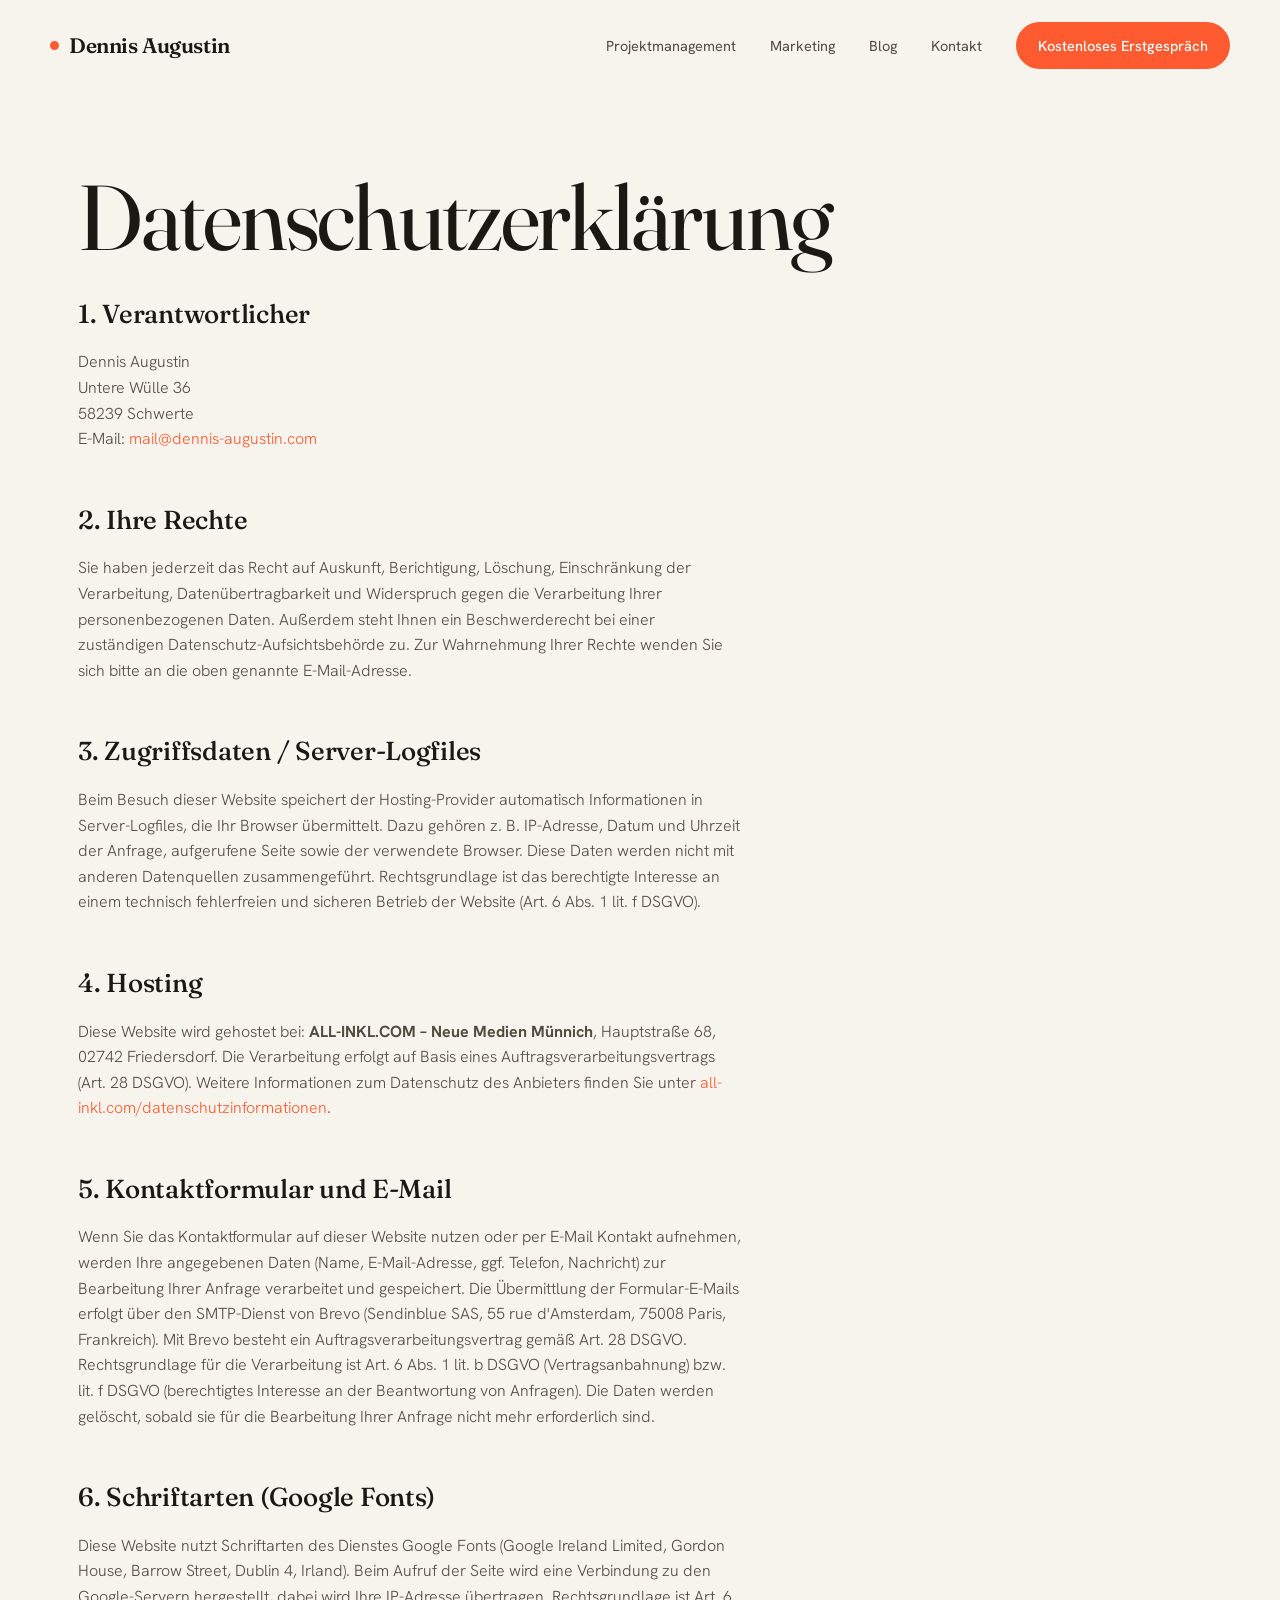
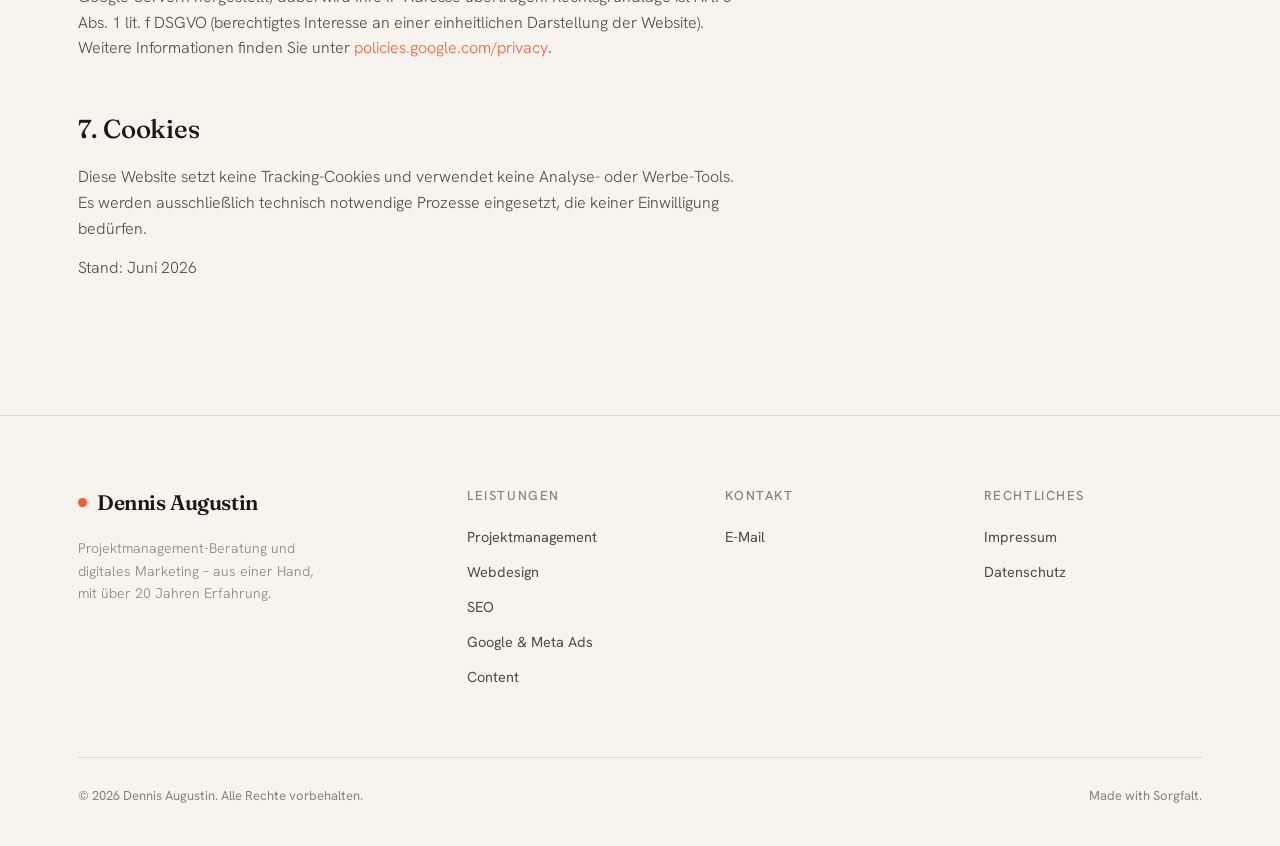
<file: datenschutz.html>
<!DOCTYPE html>
<html lang="de">
<head>
<meta charset="UTF-8">
<meta name="viewport" content="width=device-width, initial-scale=1.0">
<title>Datenschutzerklärung – Dennis Augustin</title>
<meta name="description" content="Datenschutzerklärung von Dennis Augustin.">
<meta name="robots" content="noindex">
<link rel="icon" href="assets/favicon.svg" type="image/svg+xml">
<link rel="preconnect" href="https://fonts.googleapis.com">
<link rel="preconnect" href="https://fonts.gstatic.com" crossorigin>
<link href="https://fonts.googleapis.com/css2?family=Fraunces:ital,opsz,wght@0,9..144,300..700;1,9..144,400&family=Hanken+Grotesk:wght@300;400;500;600&display=swap" rel="stylesheet">
<link rel="stylesheet" href="assets/styles.css">
<link rel="canonical" href="https://dennis-augustin.com/datenschutz">
</head>
<body>
<a class="skip" href="#main">Zum Inhalt springen</a>
<header id="header">
  <div class="wrap nav">
    <a href="index.html" class="logo" aria-label="Dennis Augustin – Startseite"><span class="dot"></span>Dennis Augustin</a>
    <nav class="nav-links" id="navlinks" aria-label="Hauptnavigation">
      <a href="projektmanagement.html">Projektmanagement</a>
      <a href="marketing.html">Marketing</a>
      <a href="blog.html">Blog</a>
      <a href="index.html#kontakt">Kontakt</a>
      <a href="index.html#kontakt" class="btn">Kostenloses Erstgespräch</a>
    </nav>
    <button class="burger" id="burger" type="button" aria-label="Menü öffnen" aria-expanded="false" aria-controls="navlinks"><span></span><span></span><span></span></button>
  </div>
</header>

<main id="main">
  <section class="legal">
    <div class="wrap">
      <h1>Datenschutzerklärung</h1>
      <div class="prose">
        <h2>1. Verantwortlicher</h2>
        <p>Dennis Augustin<br>Untere Wülle 36<br>58239 Schwerte<br>E-Mail: <a href="mailto:mail@dennis-augustin.com">mail@dennis-augustin.com</a></p>

        <h2>2. Ihre Rechte</h2>
        <p>Sie haben jederzeit das Recht auf Auskunft, Berichtigung, Löschung, Einschränkung der Verarbeitung, Datenübertragbarkeit und Widerspruch gegen die Verarbeitung Ihrer personenbezogenen Daten. Außerdem steht Ihnen ein Beschwerderecht bei einer zuständigen Datenschutz-Aufsichtsbehörde zu. Zur Wahrnehmung Ihrer Rechte wenden Sie sich bitte an die oben genannte E-Mail-Adresse.</p>

        <h2>3. Zugriffsdaten / Server-Logfiles</h2>
        <p>Beim Besuch dieser Website speichert der Hosting-Provider automatisch Informationen in Server-Logfiles, die Ihr Browser übermittelt. Dazu gehören z.&nbsp;B. IP-Adresse, Datum und Uhrzeit der Anfrage, aufgerufene Seite sowie der verwendete Browser. Diese Daten werden nicht mit anderen Datenquellen zusammengeführt. Rechtsgrundlage ist das berechtigte Interesse an einem technisch fehlerfreien und sicheren Betrieb der Website (Art.&nbsp;6 Abs.&nbsp;1 lit.&nbsp;f DSGVO).</p>

        <h2>4. Hosting</h2>
        <p>Diese Website wird gehostet bei: <strong>ALL-INKL.COM – Neue Medien Münnich</strong>, Hauptstraße 68, 02742 Friedersdorf. Die Verarbeitung erfolgt auf Basis eines Auftragsverarbeitungsvertrags (Art.&nbsp;28 DSGVO). Weitere Informationen zum Datenschutz des Anbieters finden Sie unter <a href="https://all-inkl.com/datenschutzinformationen/" target="_blank" rel="noopener">all-inkl.com/datenschutzinformationen</a>.</p>

        <h2>5. Kontaktformular und E-Mail</h2>
        <p>Wenn Sie das Kontaktformular auf dieser Website nutzen oder per E-Mail Kontakt aufnehmen, werden Ihre angegebenen Daten (Name, E-Mail-Adresse, ggf. Telefon, Nachricht) zur Bearbeitung Ihrer Anfrage verarbeitet und gespeichert. Die Übermittlung der Formular-E-Mails erfolgt über den SMTP-Dienst von Brevo (Sendinblue SAS, 55 rue d'Amsterdam, 75008 Paris, Frankreich). Mit Brevo besteht ein Auftragsverarbeitungsvertrag gemäß Art.&nbsp;28 DSGVO. Rechtsgrundlage für die Verarbeitung ist Art.&nbsp;6 Abs.&nbsp;1 lit.&nbsp;b DSGVO (Vertragsanbahnung) bzw. lit.&nbsp;f DSGVO (berechtigtes Interesse an der Beantwortung von Anfragen). Die Daten werden gelöscht, sobald sie für die Bearbeitung Ihrer Anfrage nicht mehr erforderlich sind.</p>

        <h2>6. Schriftarten (Google Fonts)</h2>
        <p>Diese Website nutzt Schriftarten des Dienstes Google Fonts (Google Ireland Limited, Gordon House, Barrow Street, Dublin 4, Irland). Beim Aufruf der Seite wird eine Verbindung zu den Google-Servern hergestellt, dabei wird Ihre IP-Adresse übertragen. Rechtsgrundlage ist Art.&nbsp;6 Abs.&nbsp;1 lit.&nbsp;f DSGVO (berechtigtes Interesse an einer einheitlichen Darstellung der Website). Weitere Informationen finden Sie unter <a href="https://policies.google.com/privacy" target="_blank" rel="noopener">policies.google.com/privacy</a>.</p>

        <h2>7. Cookies</h2>
        <p>Diese Website setzt keine Tracking-Cookies und verwendet keine Analyse- oder Werbe-Tools. Es werden ausschließlich technisch notwendige Prozesse eingesetzt, die keiner Einwilligung bedürfen.</p>

        <p>Stand: Juni 2026</p>
      </div>
    </div>
  </section>
</main>

<footer>
  <div class="wrap">
    <div class="foot-grid">
      <div>
        <a href="index.html" class="logo"><span class="dot"></span>Dennis Augustin</a>
        <p class="tag">Projektmanagement-Beratung und digitales Marketing – aus einer Hand, mit über 20 Jahren Erfahrung.</p>
      </div>
      <div class="foot-col">
        <p class="foot-h">Leistungen</p>
        <a href="projektmanagement.html">Projektmanagement</a>
        <a href="webdesign.html">Webdesign</a>
        <a href="seo.html">SEO</a>
        <a href="suchmaschinenwerbung.html">Google &amp; Meta Ads</a>
        <a href="contenterstellung.html">Content</a>
      </div>
      <div class="foot-col">
        <p class="foot-h">Kontakt</p>
        <a href="mailto:mail@dennis-augustin.com">E-Mail</a>
      </div>
      <div class="foot-col">
        <p class="foot-h">Rechtliches</p>
        <a href="impressum.html">Impressum</a>
        <a href="datenschutz.html">Datenschutz</a>
      </div>
    </div>
    <div class="foot-bottom">
      <small>© 2026 Dennis Augustin. Alle Rechte vorbehalten.</small>
      <small>Made with Sorgfalt.</small>
    </div>
  </div>
</footer>
<script src="assets/main.js"></script>
</body>
</html>
</file>
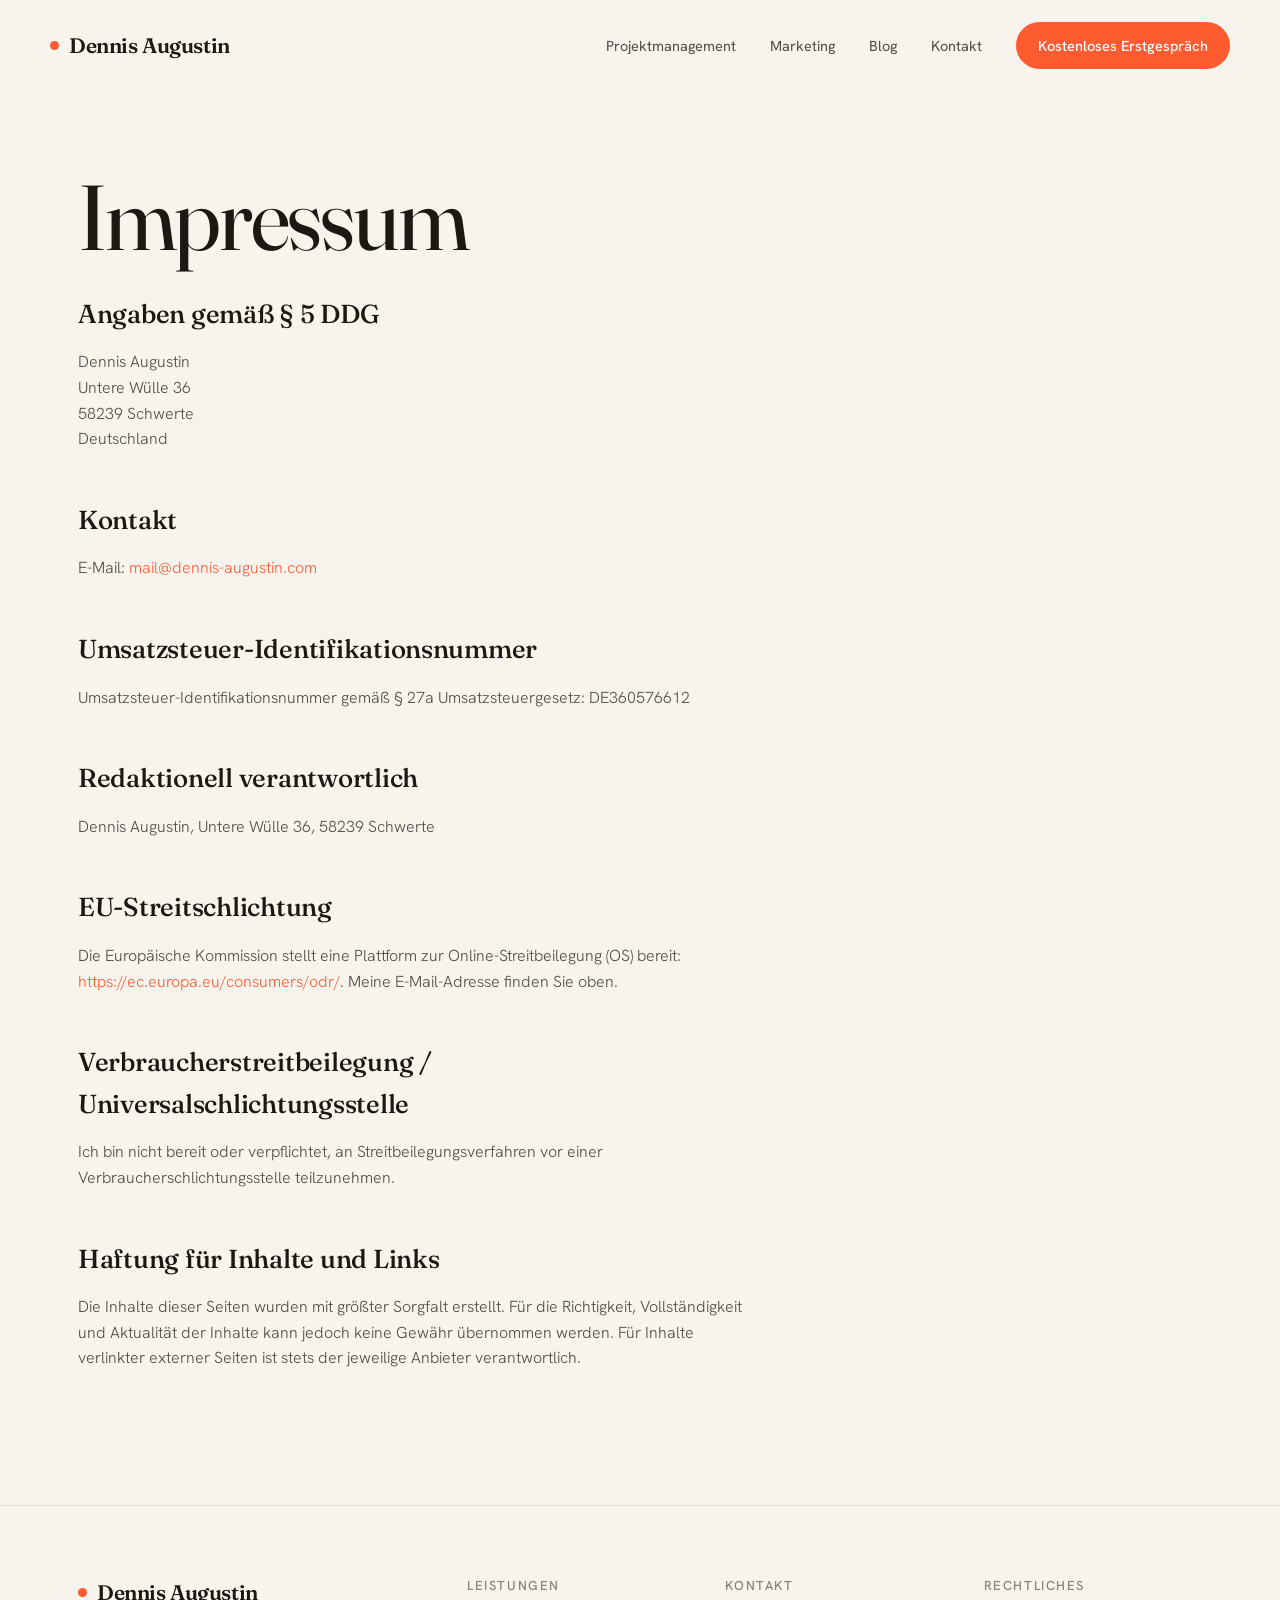
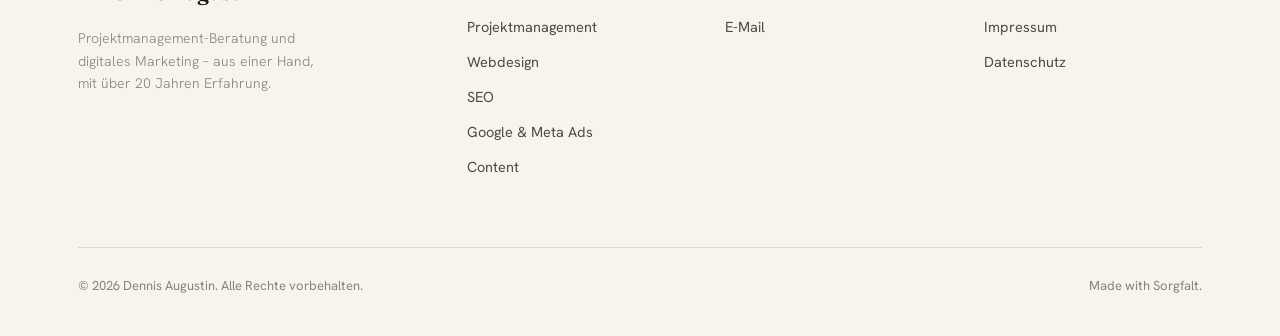
<file: impressum.html>
<!DOCTYPE html>
<html lang="de">
<head>
<meta charset="UTF-8">
<meta name="viewport" content="width=device-width, initial-scale=1.0">
<title>Impressum – Dennis Augustin</title>
<meta name="description" content="Impressum von Dennis Augustin.">
<meta name="robots" content="noindex">
<link rel="icon" href="assets/favicon.svg" type="image/svg+xml">
<link rel="preconnect" href="https://fonts.googleapis.com">
<link rel="preconnect" href="https://fonts.gstatic.com" crossorigin>
<link href="https://fonts.googleapis.com/css2?family=Fraunces:ital,opsz,wght@0,9..144,300..700;1,9..144,400&family=Hanken+Grotesk:wght@300;400;500;600&display=swap" rel="stylesheet">
<link rel="stylesheet" href="assets/styles.css">
<link rel="canonical" href="https://dennis-augustin.com/impressum">
</head>
<body>
<a class="skip" href="#main">Zum Inhalt springen</a>
<header id="header">
  <div class="wrap nav">
    <a href="index.html" class="logo" aria-label="Dennis Augustin – Startseite"><span class="dot"></span>Dennis Augustin</a>
    <nav class="nav-links" id="navlinks" aria-label="Hauptnavigation">
      <a href="projektmanagement.html">Projektmanagement</a>
      <a href="marketing.html">Marketing</a>
      <a href="blog.html">Blog</a>
      <a href="index.html#kontakt">Kontakt</a>
      <a href="index.html#kontakt" class="btn">Kostenloses Erstgespräch</a>
    </nav>
    <button class="burger" id="burger" type="button" aria-label="Menü öffnen" aria-expanded="false" aria-controls="navlinks"><span></span><span></span><span></span></button>
  </div>
</header>

<main id="main">
  <section class="legal">
    <div class="wrap">
      <h1>Impressum</h1>
      <div class="prose">
        <h2>Angaben gemäß § 5 DDG</h2>
        <p>Dennis Augustin<br>Untere Wülle 36<br>58239 Schwerte<br>Deutschland</p>

        <h2>Kontakt</h2>
        <p>E-Mail: <a href="mailto:mail@dennis-augustin.com">mail@dennis-augustin.com</a></p>

        <h2>Umsatzsteuer-Identifikationsnummer</h2>
        <p>Umsatzsteuer-Identifikationsnummer gemäß § 27a Umsatzsteuergesetz: DE360576612</p>

        <h2>Redaktionell verantwortlich</h2>
        <p>Dennis Augustin, Untere Wülle 36, 58239 Schwerte</p>

        <h2>EU-Streitschlichtung</h2>
        <p>Die Europäische Kommission stellt eine Plattform zur Online-Streitbeilegung (OS) bereit: <a href="https://ec.europa.eu/consumers/odr/" target="_blank" rel="noopener">https://ec.europa.eu/consumers/odr/</a>. Meine E-Mail-Adresse finden Sie oben.</p>

        <h2>Verbraucherstreitbeilegung / Universalschlichtungsstelle</h2>
        <p>Ich bin nicht bereit oder verpflichtet, an Streitbeilegungsverfahren vor einer Verbraucherschlichtungsstelle teilzunehmen.</p>

        <h2>Haftung für Inhalte und Links</h2>
        <p>Die Inhalte dieser Seiten wurden mit größter Sorgfalt erstellt. Für die Richtigkeit, Vollständigkeit und Aktualität der Inhalte kann jedoch keine Gewähr übernommen werden. Für Inhalte verlinkter externer Seiten ist stets der jeweilige Anbieter verantwortlich.</p>
      </div>
    </div>
  </section>
</main>

<footer>
  <div class="wrap">
    <div class="foot-grid">
      <div>
        <a href="index.html" class="logo"><span class="dot"></span>Dennis Augustin</a>
        <p class="tag">Projektmanagement-Beratung und digitales Marketing – aus einer Hand, mit über 20 Jahren Erfahrung.</p>
      </div>
      <div class="foot-col">
        <p class="foot-h">Leistungen</p>
        <a href="projektmanagement.html">Projektmanagement</a>
        <a href="webdesign.html">Webdesign</a>
        <a href="seo.html">SEO</a>
        <a href="suchmaschinenwerbung.html">Google &amp; Meta Ads</a>
        <a href="contenterstellung.html">Content</a>
      </div>
      <div class="foot-col">
        <p class="foot-h">Kontakt</p>
        <a href="mailto:mail@dennis-augustin.com">E-Mail</a>
      </div>
      <div class="foot-col">
        <p class="foot-h">Rechtliches</p>
        <a href="impressum.html">Impressum</a>
        <a href="datenschutz.html">Datenschutz</a>
      </div>
    </div>
    <div class="foot-bottom">
      <small>© 2026 Dennis Augustin. Alle Rechte vorbehalten.</small>
      <small>Made with Sorgfalt.</small>
    </div>
  </div>
</footer>
<script src="assets/main.js"></script>
</body>
</html>
</file>
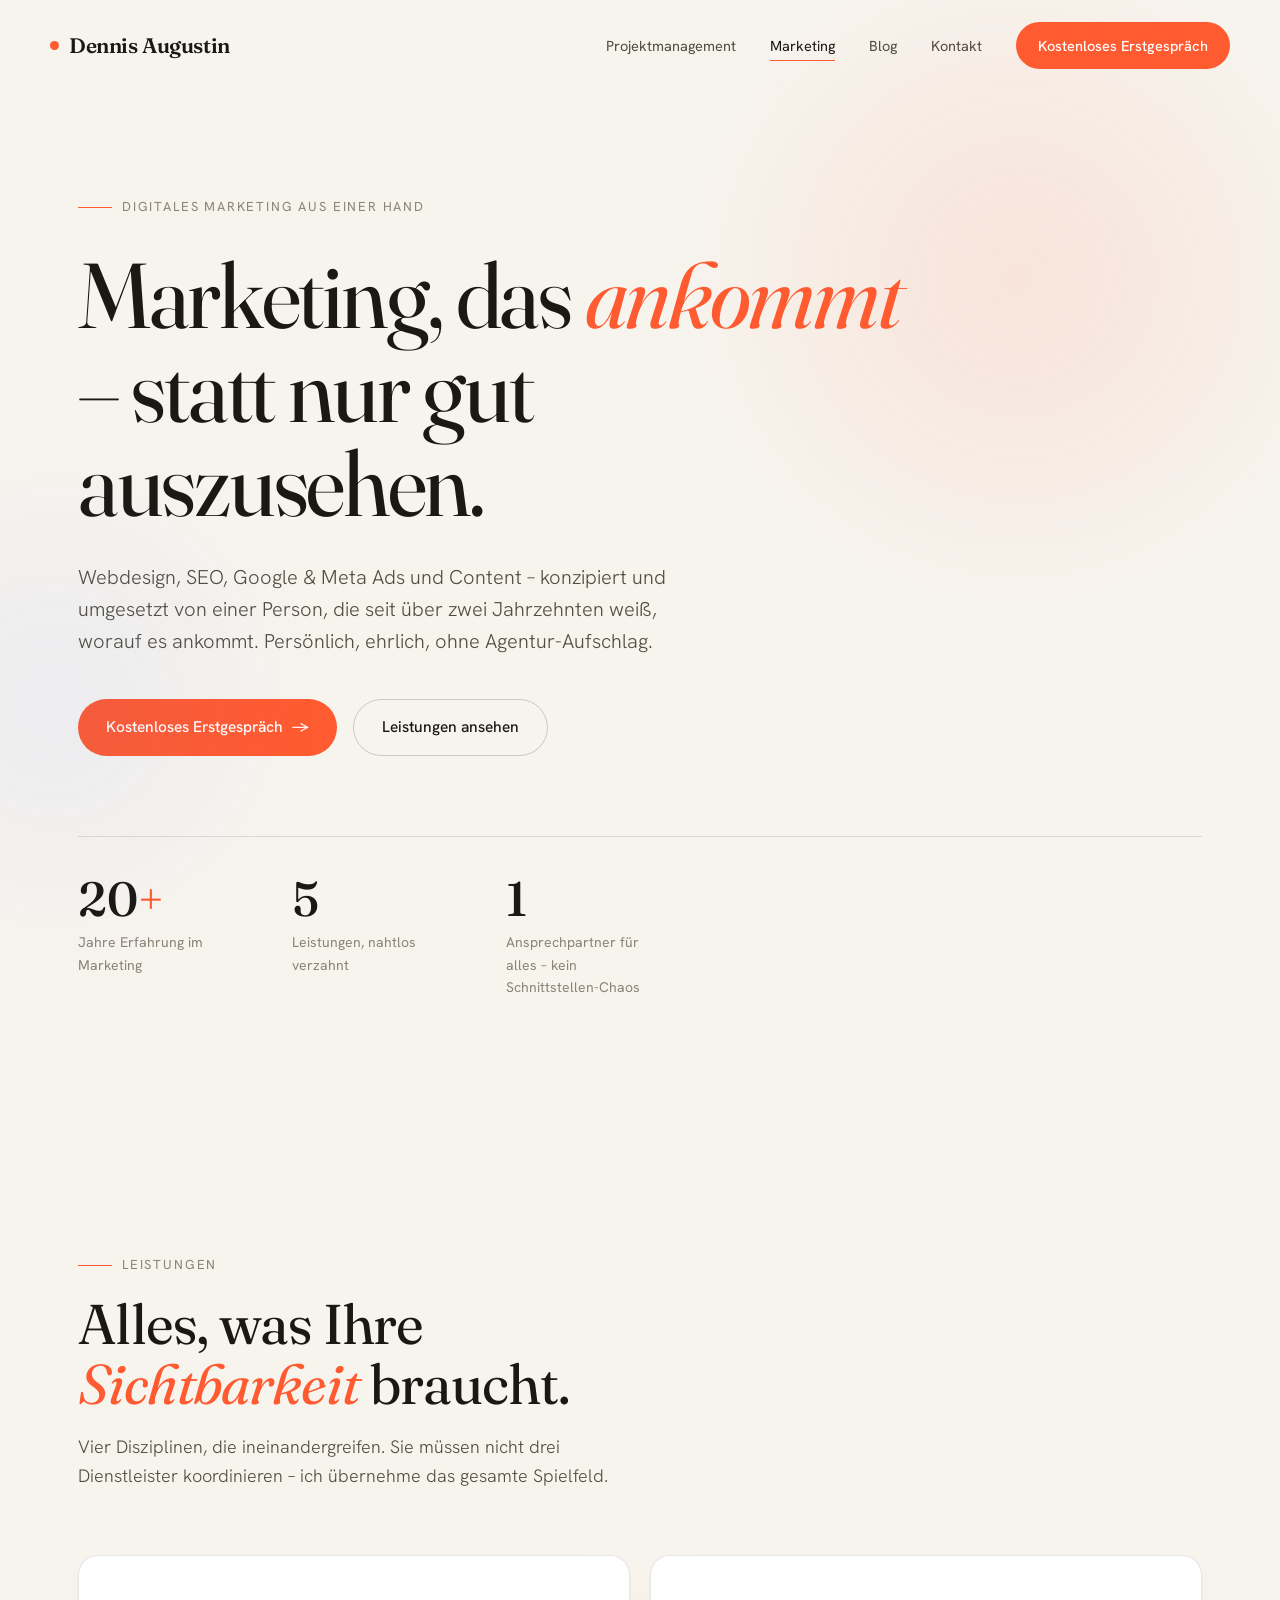
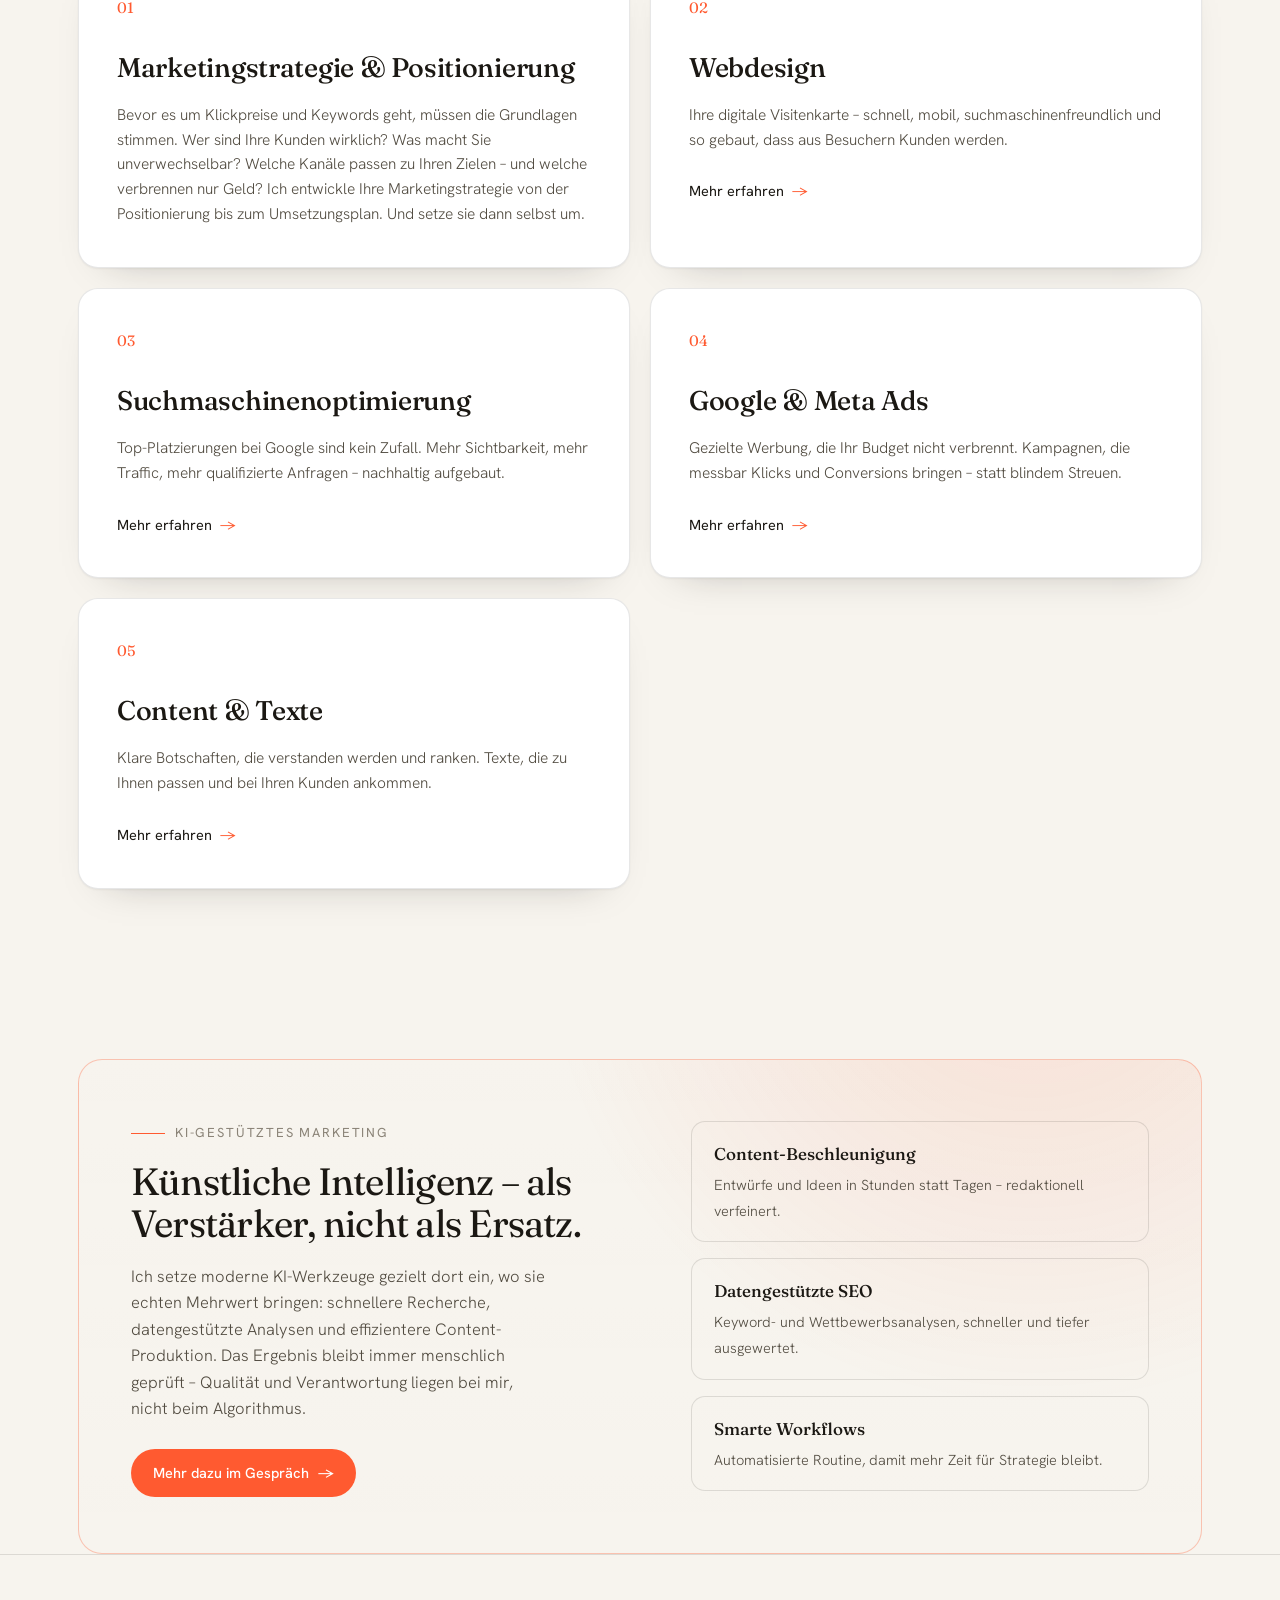
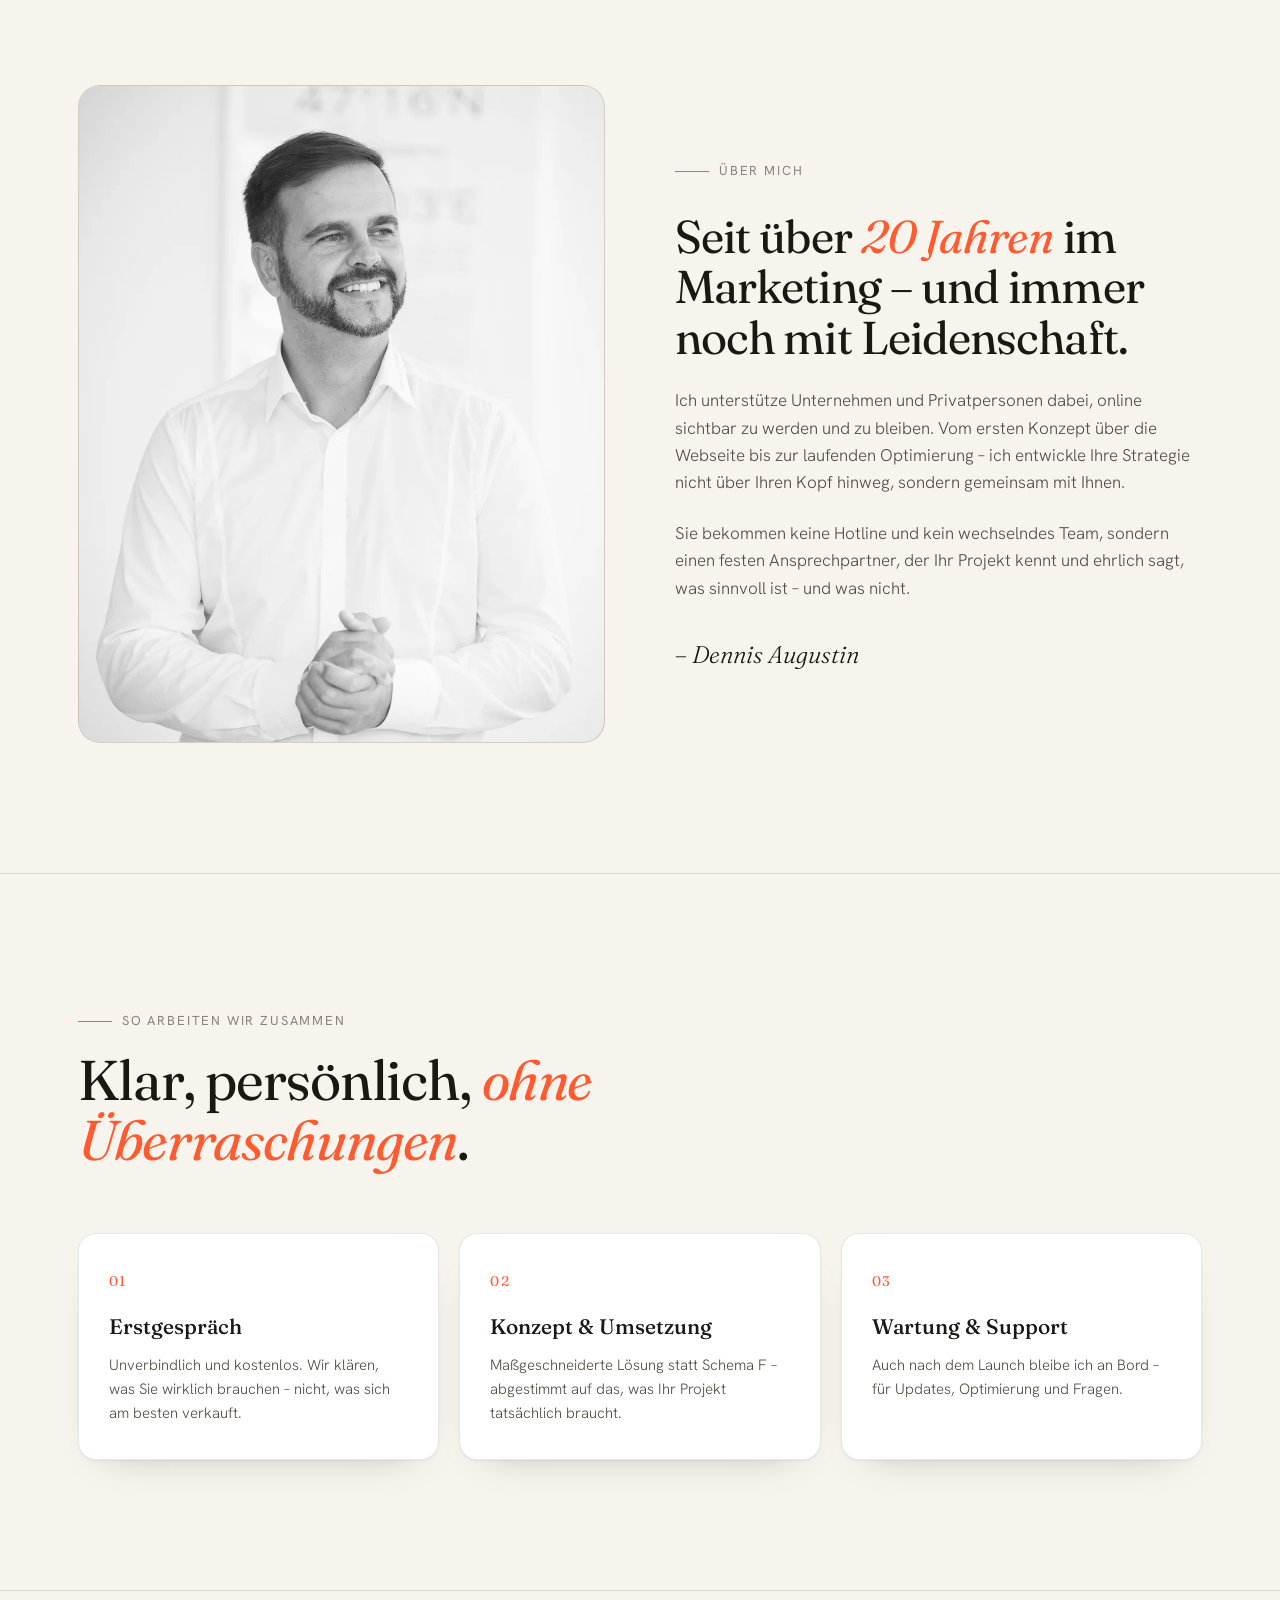
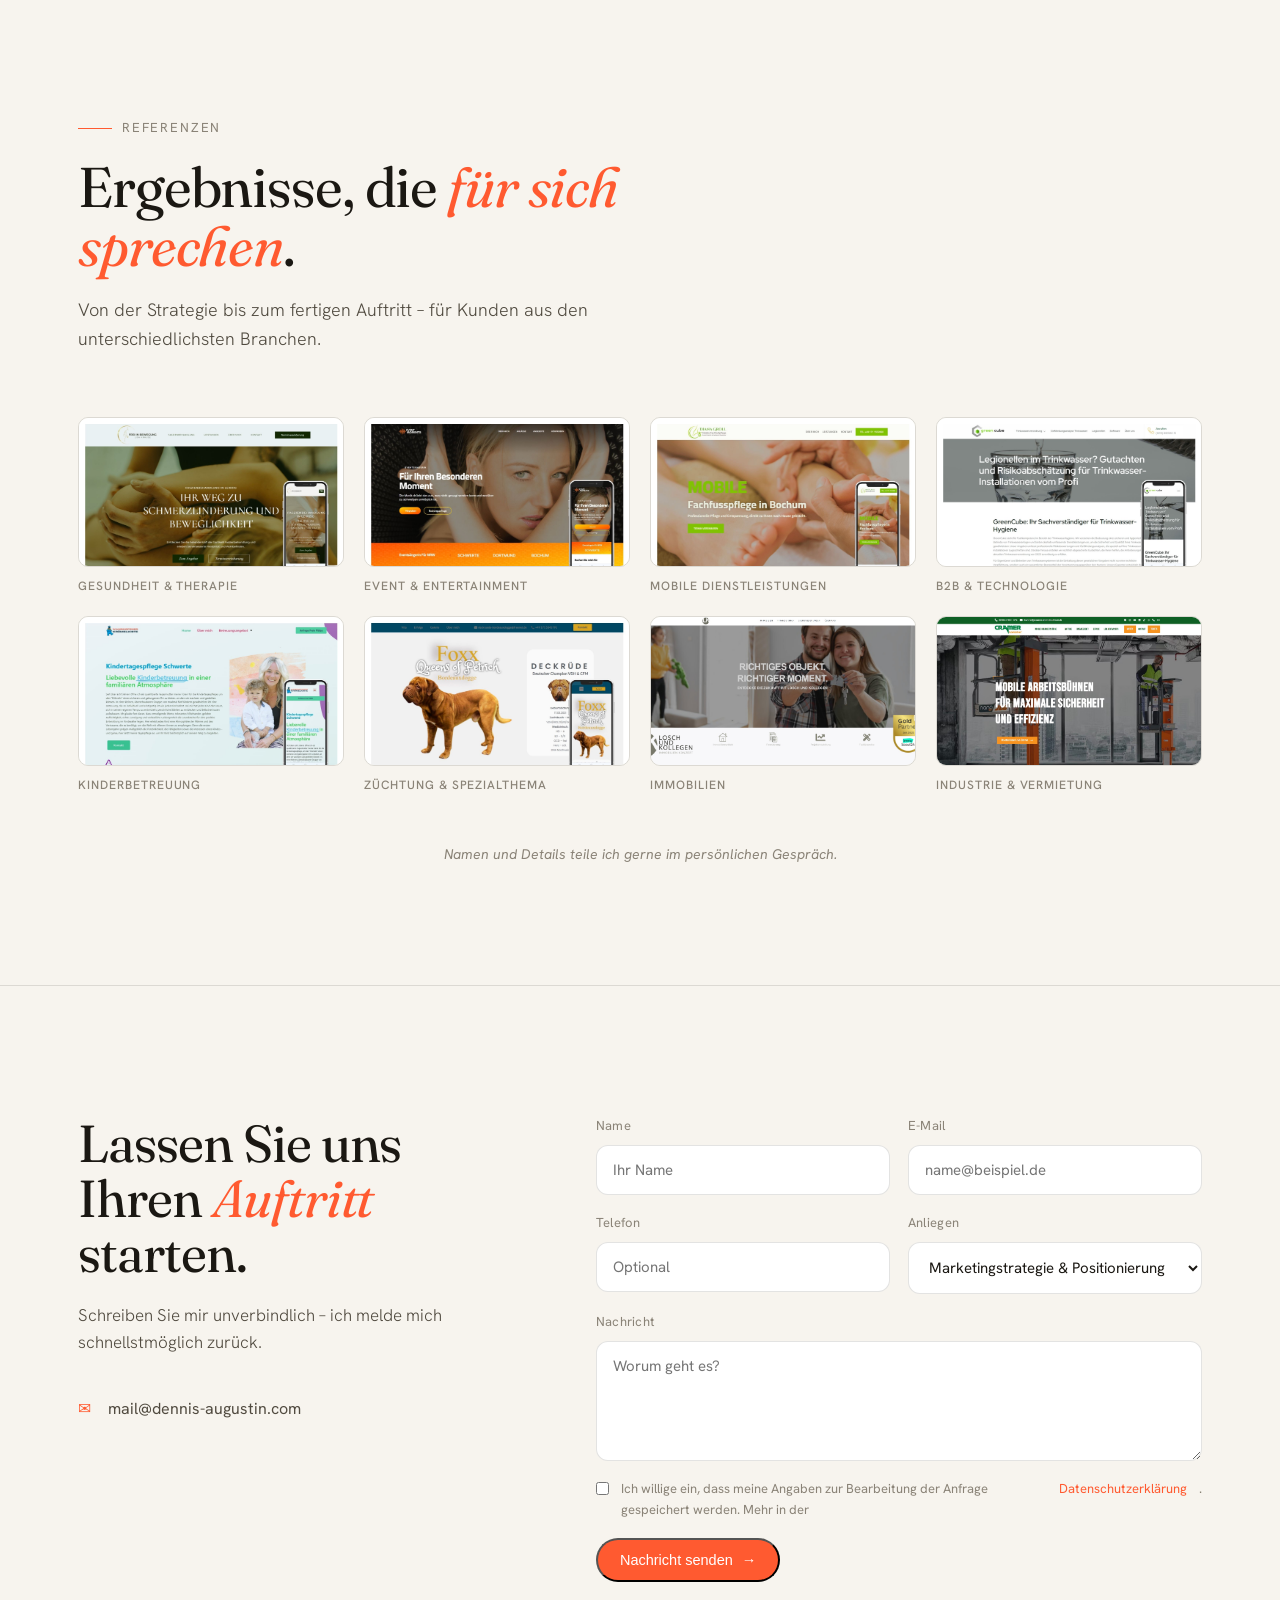
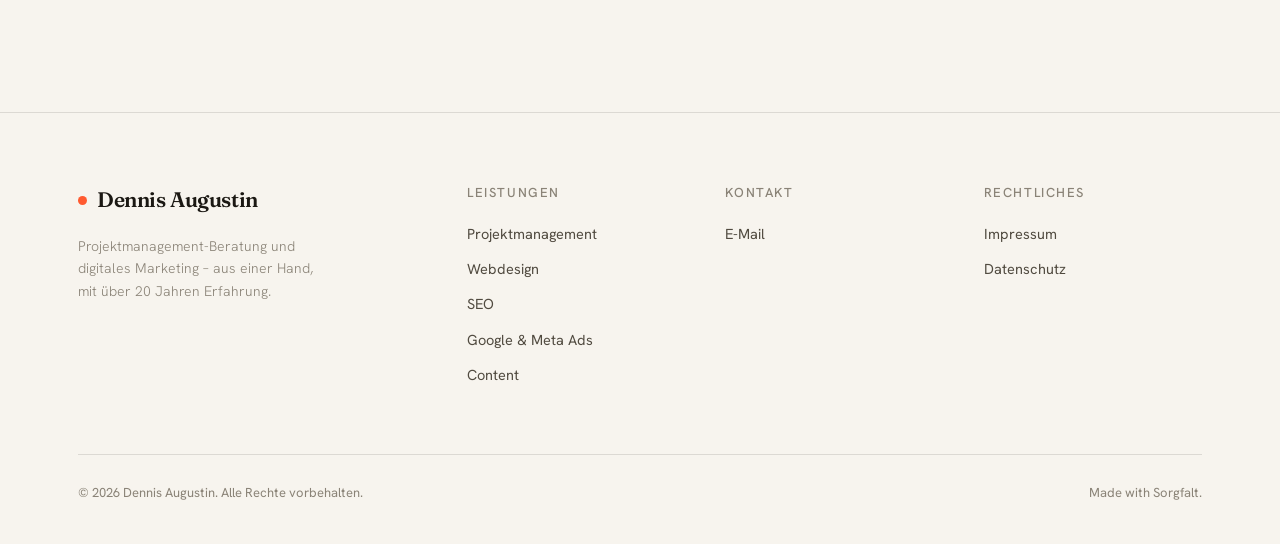
<file: marketing.html>
<!DOCTYPE html>
<html lang="de">
<head>
<meta charset="UTF-8">
<meta name="viewport" content="width=device-width, initial-scale=1.0">
<title>Digitales Marketing – Webdesign, SEO &amp; Google Ads | Dennis Augustin</title>
<meta name="description" content="Marketing aus einer Hand: Webdesign, SEO, Google &amp; Meta Ads und Content. Über 20 Jahre Erfahrung, persönlicher Ansprechpartner, ehrliche Beratung.">
<link rel="icon" href="assets/favicon.svg" type="image/svg+xml">
<link rel="preconnect" href="https://fonts.googleapis.com">
<link rel="preconnect" href="https://fonts.gstatic.com" crossorigin>
<link href="https://fonts.googleapis.com/css2?family=Fraunces:ital,opsz,wght@0,9..144,300..700;1,9..144,400&family=Hanken+Grotesk:wght@300;400;500;600&display=swap" rel="stylesheet">
<link rel="stylesheet" href="assets/styles.css">
<link rel="canonical" href="https://dennis-augustin.com/marketing">
</head>
<body>
<a class="skip" href="#main">Zum Inhalt springen</a>
<header id="header">
  <div class="wrap nav">
    <a href="index.html" class="logo" aria-label="Dennis Augustin – Startseite"><span class="dot"></span>Dennis Augustin</a>
    <nav class="nav-links" id="navlinks" aria-label="Hauptnavigation">
      <a href="projektmanagement.html">Projektmanagement</a>
      <a href="marketing.html">Marketing</a>
      <a href="blog.html">Blog</a>
      <a href="#kontakt">Kontakt</a>
      <a href="#kontakt" class="btn">Kostenloses Erstgespräch</a>
    </nav>
    <button class="burger" id="burger" type="button" aria-label="Menü öffnen" aria-expanded="false" aria-controls="navlinks"><span></span><span></span><span></span></button>
  </div>
</header>

<main id="main">

  <section class="hero">
    <div class="hero-glow"></div>
    <div class="hero-glow two"></div>
    <div class="wrap">
      <span class="eyebrow reveal"><span class="bar"></span>Digitales Marketing aus einer Hand</span>
      <h1 class="reveal d1">Marketing, das <em>ankommt</em> – statt nur gut auszusehen.</h1>
      <p class="lead reveal d2">Webdesign, SEO, Google &amp; Meta Ads und Content – konzipiert und umgesetzt von einer Person, die seit über zwei Jahrzehnten weiß, worauf es ankommt. Persönlich, ehrlich, ohne Agentur-Aufschlag.</p>
      <div class="hero-cta reveal d3">
        <a href="#kontakt" class="btn">Kostenloses Erstgespräch <span>→</span></a>
        <a href="#leistungen" class="btn ghost">Leistungen ansehen</a>
      </div>
      <div class="stats">
        <div class="stat reveal d1"><div class="num">20<span>+</span></div><div class="lab">Jahre Erfahrung im Marketing</div></div>
        <div class="stat reveal d2"><div class="num">5</div><div class="lab">Leistungen, nahtlos verzahnt</div></div>
        <div class="stat reveal d3"><div class="num">1</div><div class="lab">Ansprechpartner für alles – kein Schnittstellen-Chaos</div></div>
      </div>
    </div>
  </section>

  <section class="leistungen" id="leistungen">
    <div class="wrap">
      <div class="sec-head reveal">
        <span class="eyebrow"><span class="bar"></span>Leistungen</span>
        <h2>Alles, was Ihre <em>Sichtbarkeit</em> braucht.</h2>
        <p>Vier Disziplinen, die ineinandergreifen. Sie müssen nicht drei Dienstleister koordinieren – ich übernehme das gesamte Spielfeld.</p>
      </div>
      <div class="grid-serv">
        <div class="serv reveal d1">
          <span class="idx">01</span>
          <h3>Marketingstrategie &amp; Positionierung</h3>
          <p>Bevor es um Klickpreise und Keywords geht, müssen die Grundlagen stimmen. Wer sind Ihre Kunden wirklich? Was macht Sie unverwechselbar? Welche Kanäle passen zu Ihren Zielen – und welche verbrennen nur Geld? Ich entwickle Ihre Marketingstrategie von der Positionierung bis zum Umsetzungsplan. Und setze sie dann selbst um.</p>
        </div>
        <a class="serv reveal d2" href="webdesign.html">
          <span class="idx">02</span>
          <h3>Webdesign</h3>
          <p>Ihre digitale Visitenkarte – schnell, mobil, suchmaschinenfreundlich und so gebaut, dass aus Besuchern Kunden werden.</p>
          <span class="more">Mehr erfahren <span>→</span></span>
        </a>
        <a class="serv reveal d3" href="seo.html">
          <span class="idx">03</span>
          <h3>Suchmaschinen­optimierung</h3>
          <p>Top-Platzierungen bei Google sind kein Zufall. Mehr Sichtbarkeit, mehr Traffic, mehr qualifizierte Anfragen – nachhaltig aufgebaut.</p>
          <span class="more">Mehr erfahren <span>→</span></span>
        </a>
        <a class="serv reveal d4" href="suchmaschinenwerbung.html">
          <span class="idx">04</span>
          <h3>Google &amp; Meta Ads</h3>
          <p>Gezielte Werbung, die Ihr Budget nicht verbrennt. Kampagnen, die messbar Klicks und Conversions bringen – statt blindem Streuen.</p>
          <span class="more">Mehr erfahren <span>→</span></span>
        </a>
        <a class="serv reveal d5" href="contenterstellung.html">
          <span class="idx">05</span>
          <h3>Content &amp; Texte</h3>
          <p>Klare Botschaften, die verstanden werden und ranken. Texte, die zu Ihnen passen und bei Ihren Kunden ankommen.</p>
          <span class="more">Mehr erfahren <span>→</span></span>
        </a>
      </div>
    </div>
  </section>

  <section class="ai">
    <div class="wrap">
      <div class="ai-card reveal">
        <div class="ai-text">
          <span class="eyebrow"><span class="bar"></span>KI-gestütztes Marketing</span>
          <h2>Künstliche Intelligenz – als Verstärker, nicht als Ersatz.</h2>
          <p>Ich setze moderne KI-Werkzeuge gezielt dort ein, wo sie echten Mehrwert bringen: schnellere Recherche, datengestützte Analysen und effizientere Content-Produktion. Das Ergebnis bleibt immer menschlich geprüft – Qualität und Verantwortung liegen bei mir, nicht beim Algorithmus.</p>
          <a href="#kontakt" class="btn">Mehr dazu im Gespräch <span>→</span></a>
        </div>
        <ul class="ai-list">
          <li><b>Content-Beschleunigung</b><span>Entwürfe und Ideen in Stunden statt Tagen – redaktionell verfeinert.</span></li>
          <li><b>Datengestützte SEO</b><span>Keyword- und Wettbewerbsanalysen, schneller und tiefer ausgewertet.</span></li>
          <li><b>Smarte Workflows</b><span>Automatisierte Routine, damit mehr Zeit für Strategie bleibt.</span></li>
        </ul>
      </div>
    </div>
  </section>

  <section class="about" id="ueber">
    <div class="wrap about-grid">
      <div class="about-portrait reveal">
        <img src="assets/dennis-augustin.webp" alt="Dennis Augustin" loading="lazy">
      </div>
      <div class="reveal d1">
        <span class="eyebrow"><span class="bar"></span>Über mich</span>
        <h2>Seit über <em>20 Jahren</em> im Marketing – und immer noch mit Leidenschaft.</h2>
        <p>Ich unterstütze Unternehmen und Privatpersonen dabei, online sichtbar zu werden und zu bleiben. Vom ersten Konzept über die Webseite bis zur laufenden Optimierung – ich entwickle Ihre Strategie nicht über Ihren Kopf hinweg, sondern gemeinsam mit Ihnen.</p>
        <p>Sie bekommen keine Hotline und kein wechselndes Team, sondern einen festen Ansprechpartner, der Ihr Projekt kennt und ehrlich sagt, was sinnvoll ist – und was nicht.</p>
        <p class="sig">– Dennis Augustin</p>
      </div>
    </div>
  </section>

  <section class="promise">
    <div class="wrap">
      <div class="sec-head reveal">
        <span class="eyebrow"><span class="bar"></span>So arbeiten wir zusammen</span>
        <h2>Klar, persönlich, <em>ohne Überraschungen</em>.</h2>
      </div>
      <div class="steps">
        <div class="step reveal d1"><span class="n">01</span><h3>Erstgespräch</h3><p>Unverbindlich und kostenlos. Wir klären, was Sie wirklich brauchen – nicht, was sich am besten verkauft.</p></div>
        <div class="step reveal d2"><span class="n">02</span><h3>Konzept &amp; Umsetzung</h3><p>Maßgeschneiderte Lösung statt Schema F – abgestimmt auf das, was Ihr Projekt tatsächlich braucht.</p></div>
        <div class="step reveal d3"><span class="n">03</span><h3>Wartung &amp; Support</h3><p>Auch nach dem Launch bleibe ich an Bord – für Updates, Optimierung und Fragen.</p></div>
      </div>
    </div>
  </section>

  <section class="portfolio-section" id="portfolio">
    <div class="wrap">
      <div class="sec-head reveal">
        <span class="eyebrow"><span class="bar"></span>Referenzen</span>
        <h2>Ergebnisse, die <em>für sich sprechen</em>.</h2>
        <p>Von der Strategie bis zum fertigen Auftritt – für Kunden aus den unterschiedlichsten Branchen.</p>
      </div>
      <div class="portfolio-grid">
        <div class="portfolio-card reveal d1">
          <div class="portfolio-img">
            <img src="assets/portfolio/Kunden-Testimonial-2.jpg" alt="Webprojekt Gesundheit & Therapie" loading="lazy">
          </div>
          <span class="portfolio-label">Gesundheit &amp; Therapie</span>
        </div>
        <div class="portfolio-card reveal d2">
          <div class="portfolio-img">
            <img src="assets/portfolio/Kunden-Testimonial-3.jpg" alt="Webprojekt Event & Entertainment" loading="lazy">
          </div>
          <span class="portfolio-label">Event &amp; Entertainment</span>
        </div>
        <div class="portfolio-card reveal d3">
          <div class="portfolio-img">
            <img src="assets/portfolio/Kunden-Testimonial-4.jpg" alt="Webprojekt Mobile Dienstleistungen" loading="lazy">
          </div>
          <span class="portfolio-label">Mobile Dienstleistungen</span>
        </div>
        <div class="portfolio-card reveal d4">
          <div class="portfolio-img">
            <img src="assets/portfolio/Kunden-Testimonial-5.jpg" alt="Webprojekt B2B & Technologie" loading="lazy">
          </div>
          <span class="portfolio-label">B2B &amp; Technologie</span>
        </div>
        <div class="portfolio-card reveal d1">
          <div class="portfolio-img">
            <img src="assets/portfolio/Kunden-Testimonial-6.jpg" alt="Webprojekt Kinderbetreuung" loading="lazy">
          </div>
          <span class="portfolio-label">Kinderbetreuung</span>
        </div>
        <div class="portfolio-card reveal d2">
          <div class="portfolio-img">
            <img src="assets/portfolio/Kunden-Testimonial-7.jpg" alt="Webprojekt Züchtung & Spezialthema" loading="lazy">
          </div>
          <span class="portfolio-label">Züchtung &amp; Spezialthema</span>
        </div>
        <div class="portfolio-card reveal d3">
          <div class="portfolio-img">
            <img src="assets/portfolio/LoschundKollegen.jpg" alt="Webprojekt Immobilien" loading="lazy">
          </div>
          <span class="portfolio-label">Immobilien</span>
        </div>
        <div class="portfolio-card reveal d4">
          <div class="portfolio-img">
            <img src="assets/portfolio/MobileArbeitsbühnen.jpg" alt="Webprojekt Industrie & Vermietung" loading="lazy">
          </div>
          <span class="portfolio-label">Industrie &amp; Vermietung</span>
        </div>
      </div>
      <p class="portfolio-diskretion reveal">Namen und Details teile ich gerne im persönlichen Gespräch.</p>
    </div>
  </section>

  <section class="contact" id="kontakt">
    <div class="wrap contact-grid">
      <div class="reveal">
        <h2>Lassen Sie uns Ihren <em>Auftritt</em> starten.</h2>
        <p class="lead">Schreiben Sie mir unverbindlich – ich melde mich schnellstmöglich zurück.</p>
        <div class="contact-meta">
          <a href="mailto:mail@dennis-augustin.com"><span class="ic">✉</span> mail@dennis-augustin.com</a>
        </div>
      </div>
      <form class="reveal d1" action="contact.php" method="post" data-contact>
        <input type="hidden" name="_hp" value="">
        <div class="row2">
          <div class="field"><label for="n">Name</label><input id="n" name="name" type="text" autocomplete="name" placeholder="Ihr Name"></div>
          <div class="field"><label for="e">E-Mail</label><input id="e" name="email" type="email" autocomplete="email" placeholder="name@beispiel.de"></div>
        </div>
        <div class="row2">
          <div class="field"><label for="t">Telefon</label><input id="t" name="phone" type="tel" autocomplete="tel" placeholder="Optional"></div>
          <div class="field"><label for="g">Anliegen</label>
            <select id="g" name="anliegen">
              <option>Marketingstrategie &amp; Positionierung</option><option>Webdesign</option><option>SEO</option>
              <option>Google &amp; Meta Ads</option><option>Content</option><option>Full-Service</option><option>Sonstiges</option>
            </select>
          </div>
        </div>
        <div class="field"><label for="m">Nachricht</label><textarea id="m" name="nachricht" placeholder="Worum geht es?"></textarea></div>
        <label class="consent"><input type="checkbox" name="consent"> Ich willige ein, dass meine Angaben zur Bearbeitung der Anfrage gespeichert werden. Mehr in der <a href="datenschutz.html" style="color:var(--accent)">Datenschutzerklärung</a>.</label>
        <button class="btn" type="submit">Nachricht senden <span>→</span></button>
      </form>
    </div>
  </section>

</main>

<footer>
  <div class="wrap">
    <div class="foot-grid">
      <div>
        <a href="index.html" class="logo"><span class="dot"></span>Dennis Augustin</a>
        <p class="tag">Projektmanagement-Beratung und digitales Marketing – aus einer Hand, mit über 20 Jahren Erfahrung.</p>
      </div>
      <div class="foot-col">
        <p class="foot-h">Leistungen</p>
        <a href="projektmanagement.html">Projektmanagement</a>
        <a href="webdesign.html">Webdesign</a>
        <a href="seo.html">SEO</a>
        <a href="suchmaschinenwerbung.html">Google &amp; Meta Ads</a>
        <a href="contenterstellung.html">Content</a>
      </div>
      <div class="foot-col">
        <p class="foot-h">Kontakt</p>
        <a href="mailto:mail@dennis-augustin.com">E-Mail</a>
      </div>
      <div class="foot-col">
        <p class="foot-h">Rechtliches</p>
        <a href="impressum.html">Impressum</a>
        <a href="datenschutz.html">Datenschutz</a>
      </div>
    </div>
    <div class="foot-bottom">
      <small>© 2026 Dennis Augustin. Alle Rechte vorbehalten.</small>
      <small>Made with Sorgfalt.</small>
    </div>
  </div>
</footer>
<script src="assets/main.js"></script>
</body>
</html>
</file>
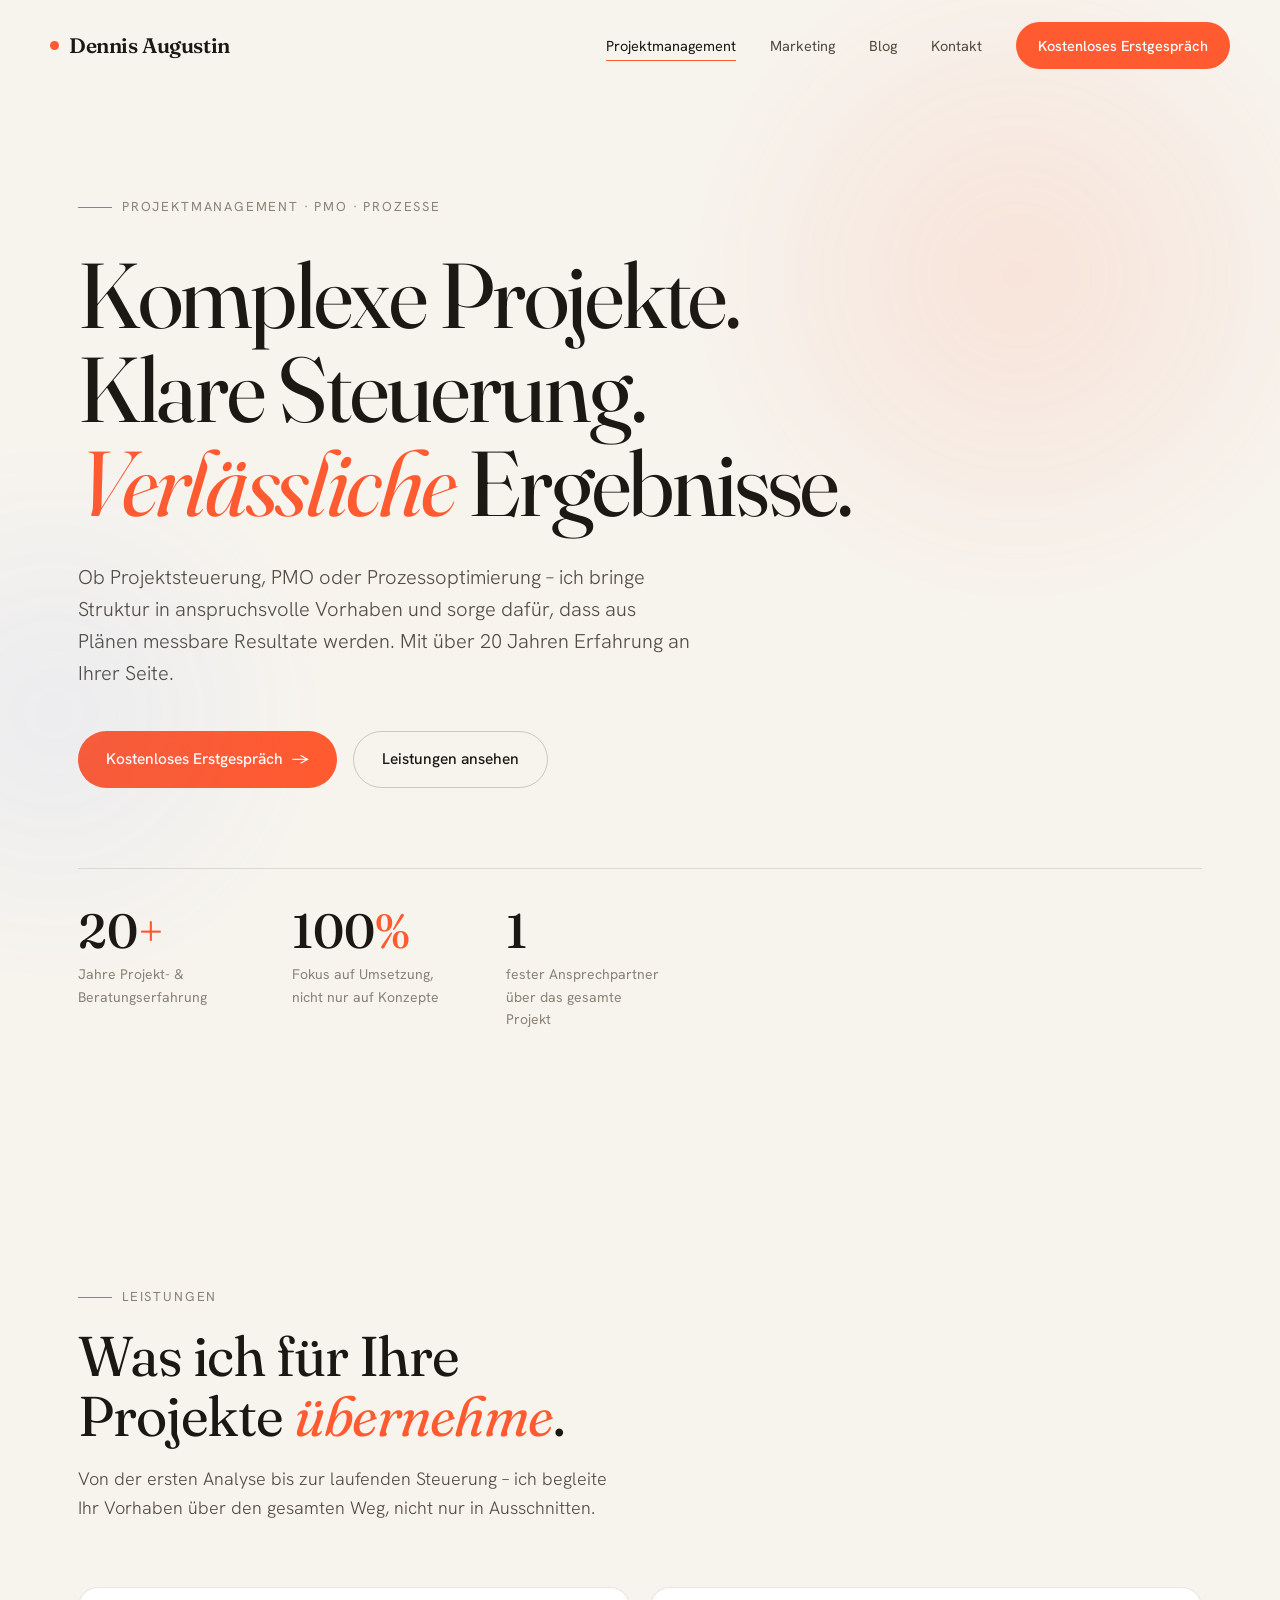
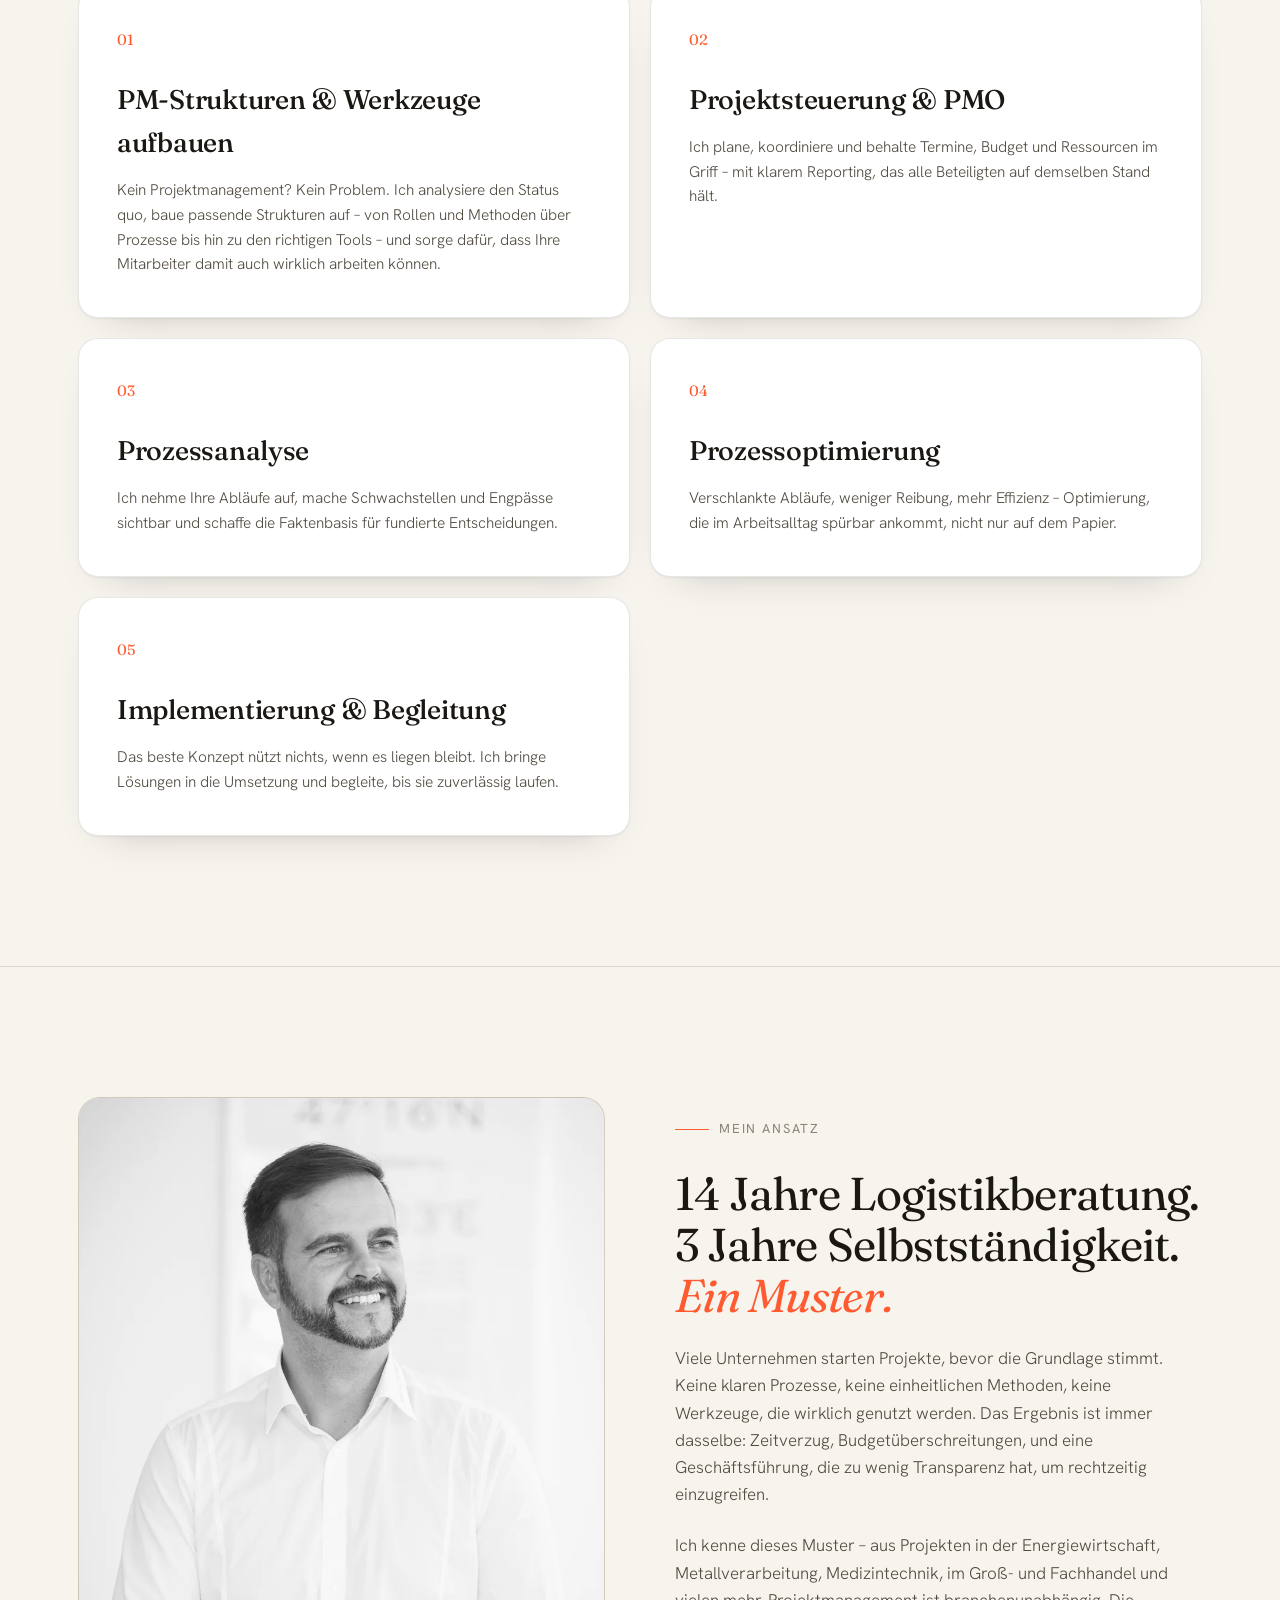
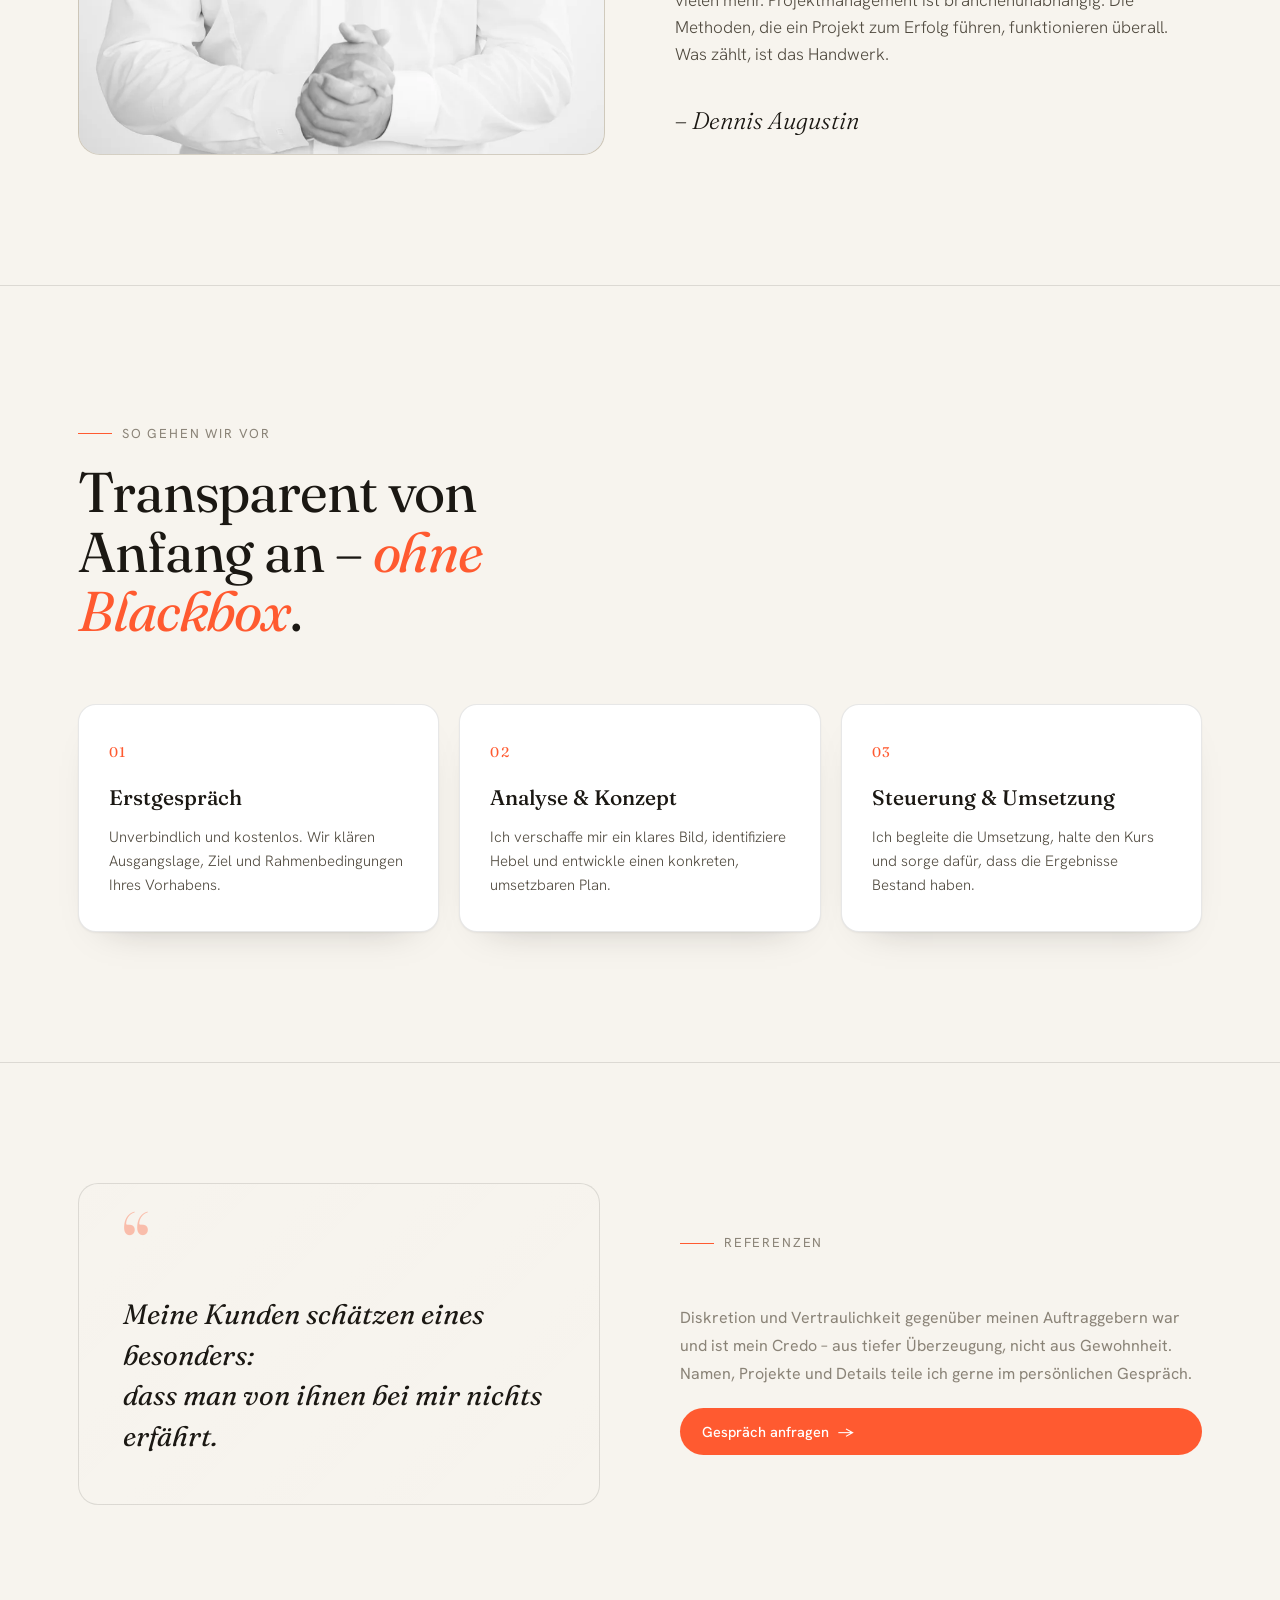
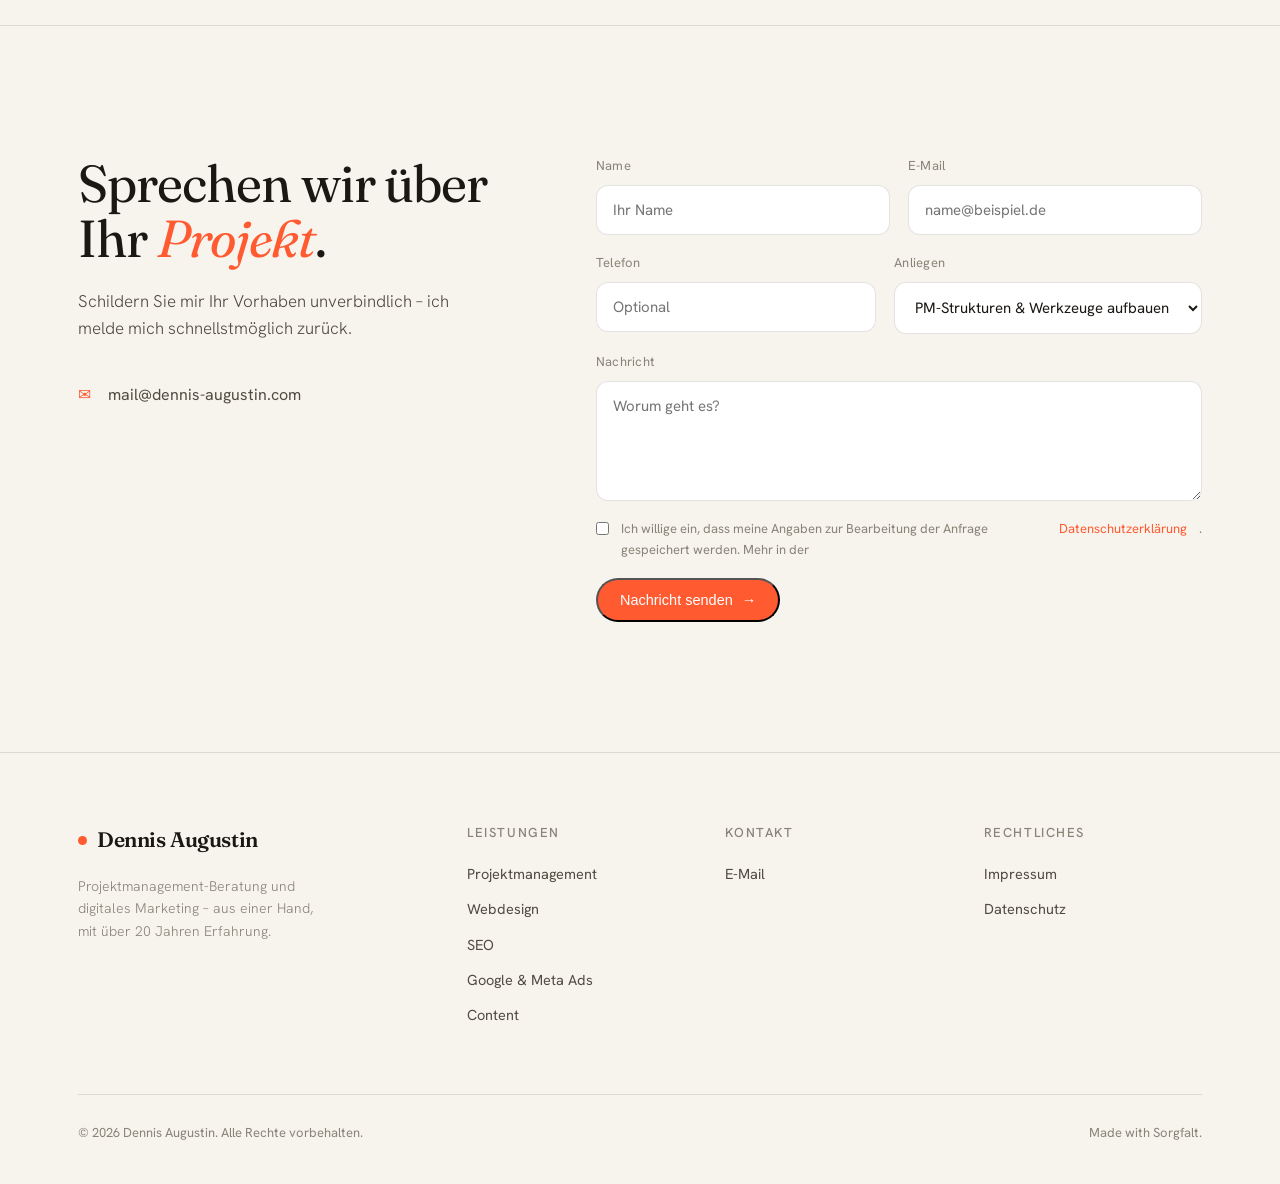
<file: projektmanagement.html>
<!DOCTYPE html>
<html lang="de">
<head>
<meta charset="UTF-8">
<meta name="viewport" content="width=device-width, initial-scale=1.0">
<title>Projektmanagement, PMO &amp; Prozessberatung – Dennis Augustin</title>
<meta name="description" content="Projektsteuerung, PMO, Prozessanalyse und -optimierung sowie Implementierung. Struktur für komplexe Vorhaben – mit über 20 Jahren Erfahrung.">
<link rel="icon" href="assets/favicon.svg" type="image/svg+xml">
<link rel="preconnect" href="https://fonts.googleapis.com">
<link rel="preconnect" href="https://fonts.gstatic.com" crossorigin>
<link href="https://fonts.googleapis.com/css2?family=Fraunces:ital,opsz,wght@0,9..144,300..700;1,9..144,400&family=Hanken+Grotesk:wght@300;400;500;600&display=swap" rel="stylesheet">
<link rel="stylesheet" href="assets/styles.css">
<link rel="canonical" href="https://dennis-augustin.com/projektmanagement">
</head>
<body>
<a class="skip" href="#main">Zum Inhalt springen</a>
<header id="header">
  <div class="wrap nav">
    <a href="index.html" class="logo" aria-label="Dennis Augustin – Startseite"><span class="dot"></span>Dennis Augustin</a>
    <nav class="nav-links" id="navlinks" aria-label="Hauptnavigation">
      <a href="projektmanagement.html">Projektmanagement</a>
      <a href="marketing.html">Marketing</a>
      <a href="blog.html">Blog</a>
      <a href="#kontakt">Kontakt</a>
      <a href="#kontakt" class="btn">Kostenloses Erstgespräch</a>
    </nav>
    <button class="burger" id="burger" type="button" aria-label="Menü öffnen" aria-expanded="false" aria-controls="navlinks"><span></span><span></span><span></span></button>
  </div>
</header>

<main id="main">

  <section class="hero">
    <div class="hero-glow"></div>
    <div class="hero-glow two"></div>
    <div class="wrap">
      <span class="eyebrow reveal"><span class="bar"></span>Projektmanagement · PMO · Prozesse</span>
      <h1 class="reveal d1">Komplexe Projekte. Klare Steuerung. <em>Verlässliche</em> Ergebnisse.</h1>
      <p class="lead reveal d2">Ob Projektsteuerung, PMO oder Prozessoptimierung – ich bringe Struktur in anspruchsvolle Vorhaben und sorge dafür, dass aus Plänen messbare Resultate werden. Mit über 20 Jahren Erfahrung an Ihrer Seite.</p>
      <div class="hero-cta reveal d3">
        <a href="#kontakt" class="btn">Kostenloses Erstgespräch <span>→</span></a>
        <a href="#leistungen" class="btn ghost">Leistungen ansehen</a>
      </div>
      <div class="stats">
        <div class="stat reveal d1"><div class="num">20<span>+</span></div><div class="lab">Jahre Projekt- &amp; Beratungserfahrung</div></div>
        <div class="stat reveal d2"><div class="num">100<span>%</span></div><div class="lab">Fokus auf Umsetzung, nicht nur auf Konzepte</div></div>
        <div class="stat reveal d3"><div class="num">1</div><div class="lab">fester Ansprechpartner über das gesamte Projekt</div></div>
      </div>
    </div>
  </section>

  <section class="leistungen" id="leistungen">
    <div class="wrap">
      <div class="sec-head reveal">
        <span class="eyebrow"><span class="bar"></span>Leistungen</span>
        <h2>Was ich für Ihre Projekte <em>übernehme</em>.</h2>
        <p>Von der ersten Analyse bis zur laufenden Steuerung – ich begleite Ihr Vorhaben über den gesamten Weg, nicht nur in Ausschnitten.</p>
      </div>
      <div class="grid-serv">
        <div class="serv reveal d1">
          <span class="idx">01</span>
          <h3>PM-Strukturen &amp; Werkzeuge aufbauen</h3>
          <p>Kein Projektmanagement? Kein Problem. Ich analysiere den Status quo, baue passende Strukturen auf – von Rollen und Methoden über Prozesse bis hin zu den richtigen Tools – und sorge dafür, dass Ihre Mitarbeiter damit auch wirklich arbeiten können.</p>
        </div>
        <div class="serv reveal d2">
          <span class="idx">02</span>
          <h3>Projektsteuerung &amp; PMO</h3>
          <p>Ich plane, koordiniere und behalte Termine, Budget und Ressourcen im Griff – mit klarem Reporting, das alle Beteiligten auf demselben Stand hält.</p>
        </div>
        <div class="serv reveal d3">
          <span class="idx">03</span>
          <h3>Prozessanalyse</h3>
          <p>Ich nehme Ihre Abläufe auf, mache Schwachstellen und Engpässe sichtbar und schaffe die Faktenbasis für fundierte Entscheidungen.</p>
        </div>
        <div class="serv reveal d4">
          <span class="idx">04</span>
          <h3>Prozessoptimierung</h3>
          <p>Verschlankte Abläufe, weniger Reibung, mehr Effizienz – Optimierung, die im Arbeitsalltag spürbar ankommt, nicht nur auf dem Papier.</p>
        </div>
        <div class="serv reveal d5">
          <span class="idx">05</span>
          <h3>Implementierung &amp; Begleitung</h3>
          <p>Das beste Konzept nützt nichts, wenn es liegen bleibt. Ich bringe Lösungen in die Umsetzung und begleite, bis sie zuverlässig laufen.</p>
        </div>
      </div>
    </div>
  </section>

  <section class="about" id="ueber">
    <div class="wrap about-grid">
      <div class="about-portrait reveal">
        <img src="assets/dennis-augustin.webp" alt="Dennis Augustin" loading="lazy">
      </div>
      <div class="reveal d1">
        <span class="eyebrow"><span class="bar"></span>Mein Ansatz</span>
        <h2>14 Jahre Logistikberatung. 3 Jahre Selbstständigkeit. <em>Ein Muster.</em></h2>
        <p>Viele Unternehmen starten Projekte, bevor die Grundlage stimmt. Keine klaren Prozesse, keine einheitlichen Methoden, keine Werkzeuge, die wirklich genutzt werden. Das Ergebnis ist immer dasselbe: Zeitverzug, Budgetüberschreitungen, und eine Geschäftsführung, die zu wenig Transparenz hat, um rechtzeitig einzugreifen.</p>
        <p>Ich kenne dieses Muster – aus Projekten in der Energiewirtschaft, Metallverarbeitung, Medizintechnik, im Groß- und Fachhandel und vielen mehr. Projektmanagement ist branchenunabhängig. Die Methoden, die ein Projekt zum Erfolg führen, funktionieren überall. Was zählt, ist das Handwerk.</p>
        <p class="sig">– Dennis Augustin</p>
      </div>
    </div>
  </section>

  <section class="promise">
    <div class="wrap">
      <div class="sec-head reveal">
        <span class="eyebrow"><span class="bar"></span>So gehen wir vor</span>
        <h2>Transparent von Anfang an – <em>ohne Blackbox</em>.</h2>
      </div>
      <div class="steps">
        <div class="step reveal d1"><span class="n">01</span><h3>Erstgespräch</h3><p>Unverbindlich und kostenlos. Wir klären Ausgangslage, Ziel und Rahmenbedingungen Ihres Vorhabens.</p></div>
        <div class="step reveal d2"><span class="n">02</span><h3>Analyse &amp; Konzept</h3><p>Ich verschaffe mir ein klares Bild, identifiziere Hebel und entwickle einen konkreten, umsetzbaren Plan.</p></div>
        <div class="step reveal d3"><span class="n">03</span><h3>Steuerung &amp; Umsetzung</h3><p>Ich begleite die Umsetzung, halte den Kurs und sorge dafür, dass die Ergebnisse Bestand haben.</p></div>
      </div>
    </div>
  </section>

  <section class="diskretion-section">
    <div class="wrap">
      <div class="diskretion-inner reveal">
        <div class="diskretion-quote">
          <span class="diskretion-mark">&ldquo;</span>
          <p>Meine Kunden schätzen eines besonders:<br>dass man von ihnen bei mir nichts erfährt.</p>
        </div>
        <div class="diskretion-text">
          <span class="eyebrow"><span class="bar"></span>Referenzen</span>
          <p>Diskretion und Vertraulichkeit gegenüber meinen Auftraggebern war und ist mein Credo – aus tiefer Überzeugung, nicht aus Gewohnheit. Namen, Projekte und Details teile ich gerne im persönlichen Gespräch.</p>
          <a href="#kontakt" class="btn">Gespräch anfragen <span>→</span></a>
        </div>
      </div>
    </div>
  </section>

  <section class="contact" id="kontakt">
    <div class="wrap contact-grid">
      <div class="reveal">
        <h2>Sprechen wir über Ihr <em>Projekt</em>.</h2>
        <p class="lead">Schildern Sie mir Ihr Vorhaben unverbindlich – ich melde mich schnellstmöglich zurück.</p>
        <div class="contact-meta">
          <a href="mailto:mail@dennis-augustin.com"><span class="ic">✉</span> mail@dennis-augustin.com</a>
        </div>
      </div>
      <form class="reveal d1" action="contact.php" method="post" data-contact>
        <input type="hidden" name="_hp" value="">
        <div class="row2">
          <div class="field"><label for="n">Name</label><input id="n" name="name" type="text" autocomplete="name" placeholder="Ihr Name"></div>
          <div class="field"><label for="e">E-Mail</label><input id="e" name="email" type="email" autocomplete="email" placeholder="name@beispiel.de"></div>
        </div>
        <div class="row2">
          <div class="field"><label for="t">Telefon</label><input id="t" name="phone" type="tel" autocomplete="tel" placeholder="Optional"></div>
          <div class="field"><label for="g">Anliegen</label>
            <select id="g" name="anliegen">
              <option>PM-Strukturen &amp; Werkzeuge aufbauen</option><option>Projektsteuerung / PMO</option><option>Prozessanalyse</option>
              <option>Prozessoptimierung</option><option>Implementierung</option><option>Sonstiges</option>
            </select>
          </div>
        </div>
        <div class="field"><label for="m">Nachricht</label><textarea id="m" name="nachricht" placeholder="Worum geht es?"></textarea></div>
        <label class="consent"><input type="checkbox" name="consent"> Ich willige ein, dass meine Angaben zur Bearbeitung der Anfrage gespeichert werden. Mehr in der <a href="datenschutz.html" style="color:var(--accent)">Datenschutzerklärung</a>.</label>
        <button class="btn" type="submit">Nachricht senden <span>→</span></button>
      </form>
    </div>
  </section>

</main>

<footer>
  <div class="wrap">
    <div class="foot-grid">
      <div>
        <a href="index.html" class="logo"><span class="dot"></span>Dennis Augustin</a>
        <p class="tag">Projektmanagement-Beratung und digitales Marketing – aus einer Hand, mit über 20 Jahren Erfahrung.</p>
      </div>
      <div class="foot-col">
        <p class="foot-h">Leistungen</p>
        <a href="projektmanagement.html">Projektmanagement</a>
        <a href="webdesign.html">Webdesign</a>
        <a href="seo.html">SEO</a>
        <a href="suchmaschinenwerbung.html">Google &amp; Meta Ads</a>
        <a href="contenterstellung.html">Content</a>
      </div>
      <div class="foot-col">
        <p class="foot-h">Kontakt</p>
        <a href="mailto:mail@dennis-augustin.com">E-Mail</a>
      </div>
      <div class="foot-col">
        <p class="foot-h">Rechtliches</p>
        <a href="impressum.html">Impressum</a>
        <a href="datenschutz.html">Datenschutz</a>
      </div>
    </div>
    <div class="foot-bottom">
      <small>© 2026 Dennis Augustin. Alle Rechte vorbehalten.</small>
      <small>Made with Sorgfalt.</small>
    </div>
  </div>
</footer>
<script src="assets/main.js"></script>
</body>
</html>
</file>
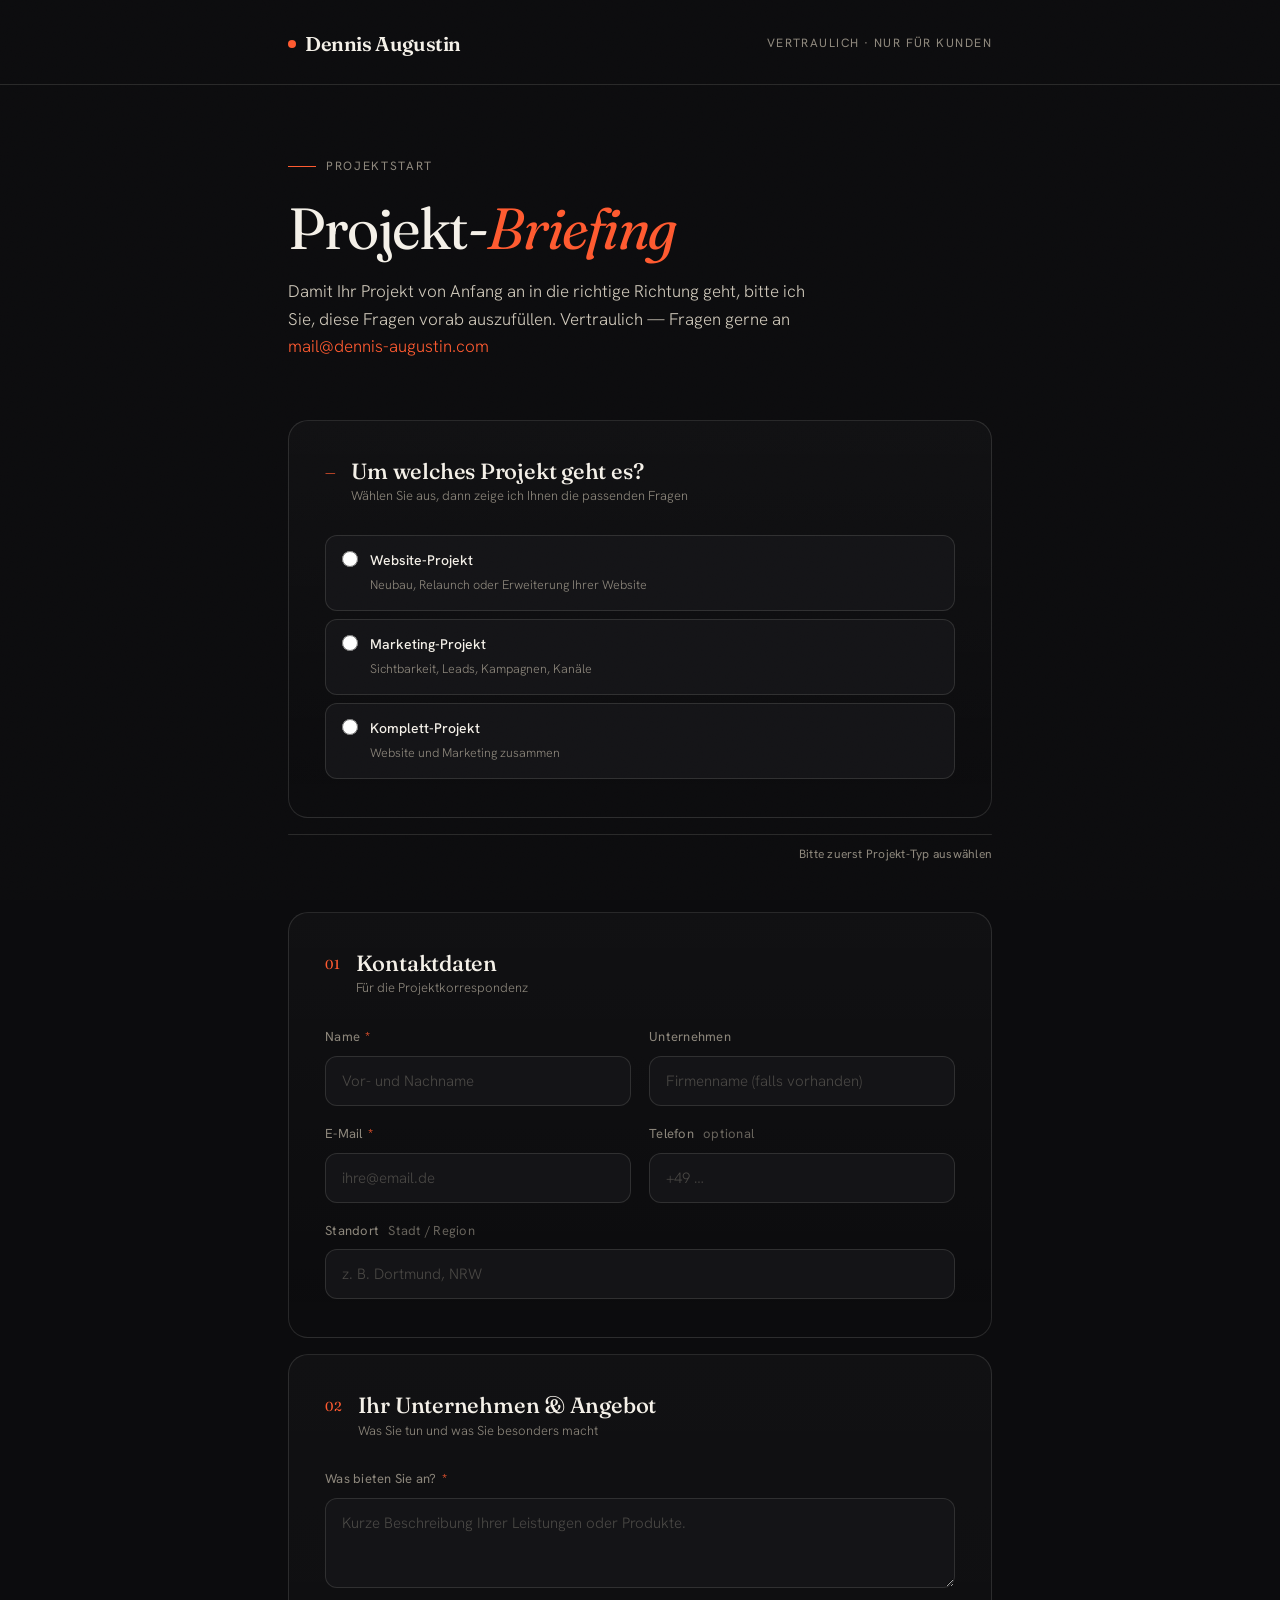
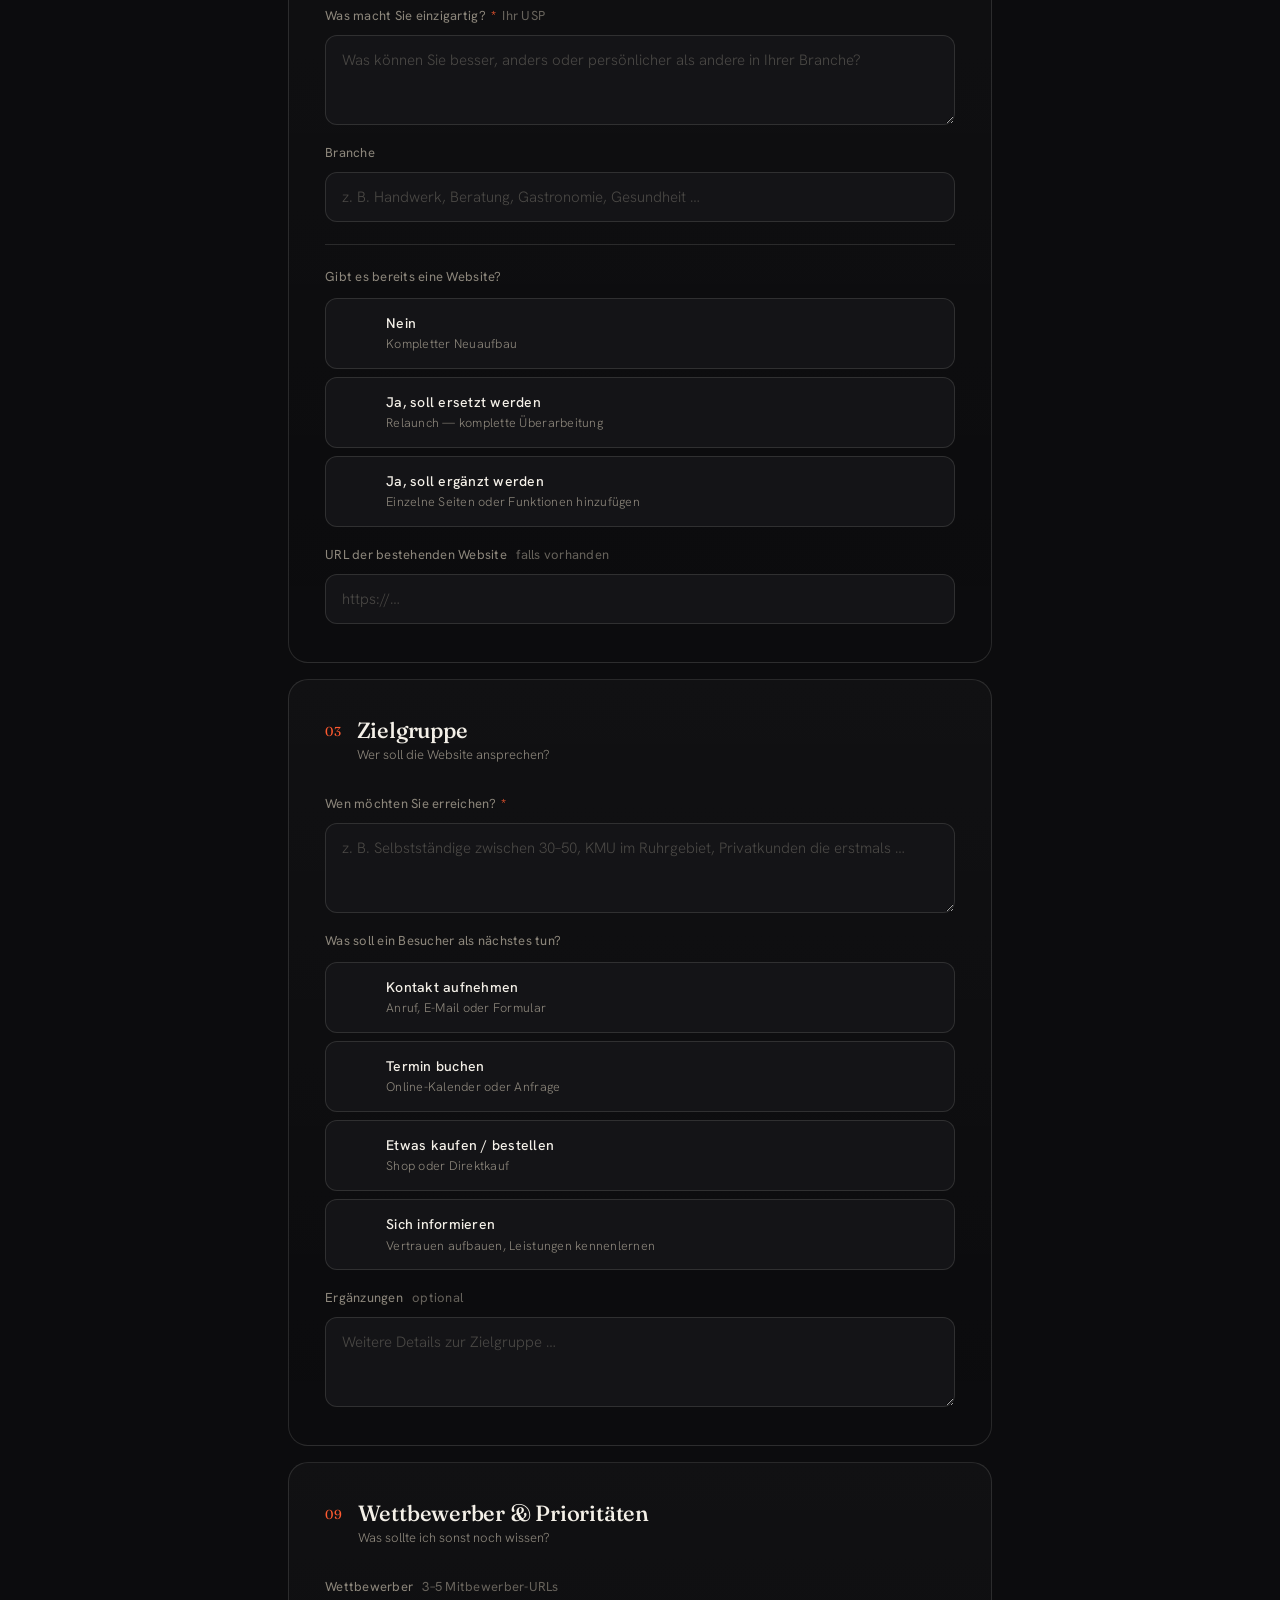
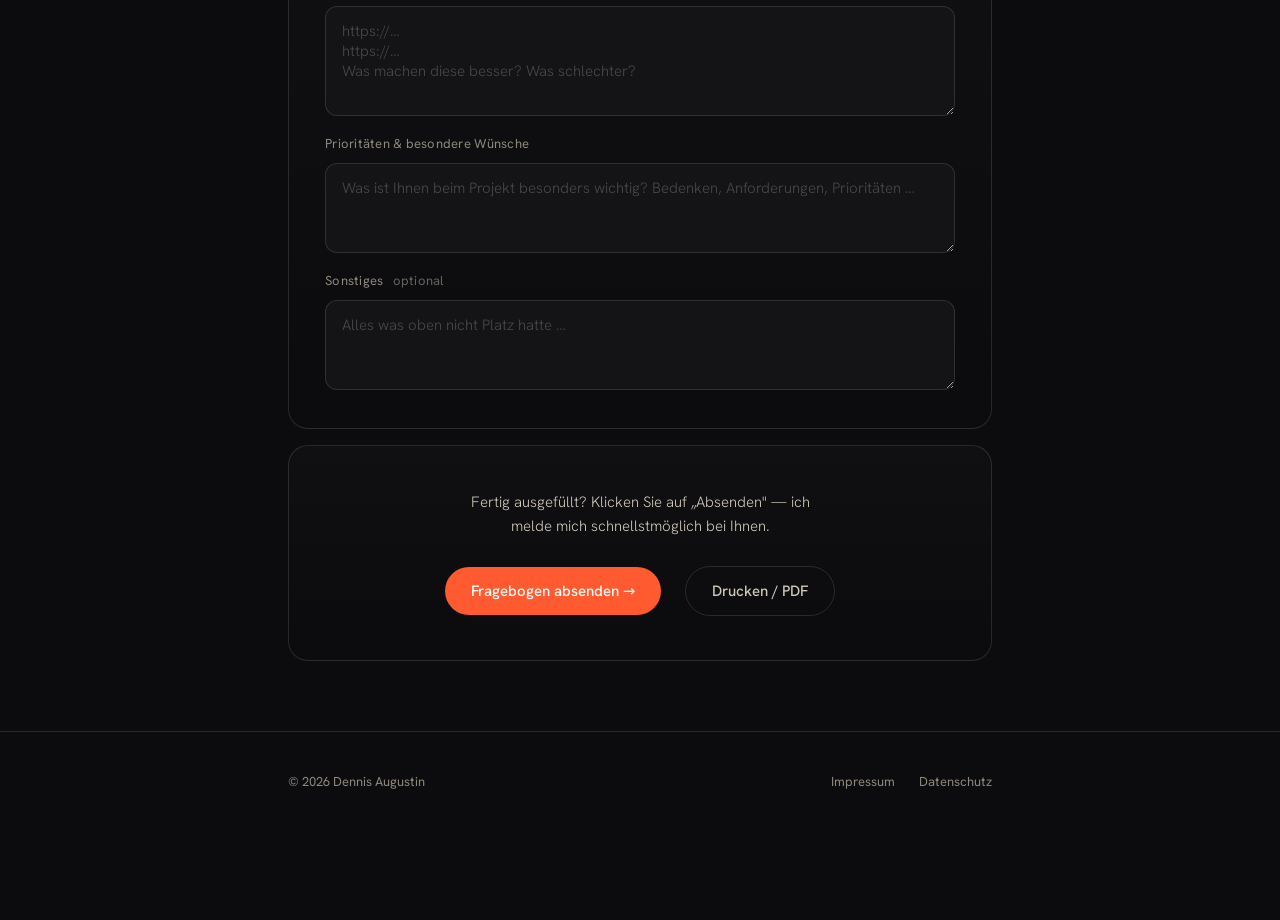
<file: projektstart.html>
<!DOCTYPE html>
<html lang="de">
<head>
  <meta charset="UTF-8">
  <meta name="viewport" content="width=device-width, initial-scale=1.0">
  <meta name="robots" content="noindex, nofollow">
  <title>Projektstart | Dennis Augustin</title>

  <!-- Self-hosted fonts (same as main site) -->
  <style>
    @font-face {
      font-family: 'Fraunces';
      font-style: normal;
      font-weight: 300 700;
      font-display: swap;
      src: url('assets/fonts/fraunces-normal-latin-ext.woff2') format('woff2');
      unicode-range: U+0100-02BA,U+02BD-02C5,U+02C7-02CC,U+02CE-02D7,U+02DD-02FF,U+0304,U+0308,U+0329,U+1D00-1DBF,U+1E00-1E9F,U+1EF2-1EFF,U+2020,U+20A0-20AB,U+20AD-20C0,U+2113,U+2C60-2C7F,U+A720-A7FF;
    }
    @font-face {
      font-family: 'Fraunces';
      font-style: normal;
      font-weight: 300 700;
      font-display: swap;
      src: url('assets/fonts/fraunces-normal-latin.woff2') format('woff2');
      unicode-range: U+0000-00FF,U+0131,U+0152-0153,U+02BB-02BC,U+02C6,U+02DA,U+02DC,U+0304,U+0308,U+0329,U+2000-206F,U+20AC,U+2122,U+2191,U+2193,U+2212,U+2215,U+FEFF,U+FFFD;
    }
    @font-face {
      font-family: 'Fraunces';
      font-style: italic;
      font-weight: 400;
      font-display: swap;
      src: url('assets/fonts/fraunces-italic-latin.woff2') format('woff2');
      unicode-range: U+0000-00FF,U+0131,U+0152-0153,U+02BB-02BC,U+02C6,U+02DA,U+02DC,U+0304,U+0308,U+0329,U+2000-206F,U+20AC,U+2122,U+2191,U+2193,U+2212,U+2215,U+FEFF,U+FFFD;
    }
    @font-face {
      font-family: 'Hanken Grotesk';
      font-style: normal;
      font-weight: 300 600;
      font-display: swap;
      src: url('assets/fonts/hanken-grotesk-latin-ext.woff2') format('woff2');
      unicode-range: U+0100-02BA,U+02BD-02C5,U+02C7-02CC,U+02CE-02D7,U+02DD-02FF,U+0304,U+0308,U+0329,U+1D00-1DBF,U+1E00-1E9F,U+1EF2-1EFF,U+2020,U+20A0-20AB,U+20AD-20C0,U+2113,U+2C60-2C7F,U+A720-A7FF;
    }
    @font-face {
      font-family: 'Hanken Grotesk';
      font-style: normal;
      font-weight: 300 600;
      font-display: swap;
      src: url('assets/fonts/hanken-grotesk-latin.woff2') format('woff2');
      unicode-range: U+0000-00FF,U+0131,U+0152-0153,U+02BB-02BC,U+02C6,U+02DA,U+02DC,U+0304,U+0308,U+0329,U+2000-206F,U+20AC,U+2122,U+2191,U+2193,U+2212,U+2215,U+FEFF,U+FFFD;
    }

    /* ============================================================
       TOKENS
    ============================================================ */
    :root {
      --ink:       #0c0c0e;
      --ink-2:     #141417;
      --paper:     #f4f0e8;
      --paper-dim: #cfc8ba;
      --muted:     #8d877c;
      --accent:    #ff5a30;
      --accent-soft: #ffd9cc;
      --line:      rgba(244,240,232,.12);
      --maxw:      760px;
      --ease:      cubic-bezier(.2,.7,.2,1);
    }

    *, *::before, *::after { box-sizing: border-box; margin: 0; padding: 0; }
    html { scroll-behavior: smooth; }

    body {
      background: var(--ink);
      color: var(--paper);
      font-family: 'Hanken Grotesk', system-ui, sans-serif;
      font-weight: 400;
      line-height: 1.6;
      -webkit-font-smoothing: antialiased;
      overflow-x: hidden;
      padding-bottom: 100px;
    }

    /* Noise grain (same as main site) */
    body::after {
      content: "";
      position: fixed;
      inset: 0;
      pointer-events: none;
      z-index: 9999;
      opacity: .04;
      mix-blend-mode: overlay;
      background-image: url("data:image/svg+xml,%3Csvg xmlns='http://www.w3.org/2000/svg' width='160' height='160'%3E%3Cfilter id='n'%3E%3CfeTurbulence type='fractalNoise' baseFrequency='.8' numOctaves='2'/%3E%3C/filter%3E%3Crect width='100%25' height='100%25' filter='url(%23n)'/%3E%3C/svg%3E");
    }

    ::selection { background: var(--accent); color: #fff; }
    a { color: inherit; text-decoration: none; }

    /* ============================================================
       LAYOUT
    ============================================================ */
    .wrap {
      max-width: var(--maxw);
      margin: 0 auto;
      padding: 0 28px;
    }

    /* ============================================================
       SKIP LINK
    ============================================================ */
    .skip {
      position: absolute;
      left: -999px;
      top: 0;
      z-index: 200;
      background: var(--accent);
      color: #fff;
      padding: 12px 18px;
      border-radius: 0 0 10px 0;
    }
    .skip:focus { left: 0; }

    /* ============================================================
       HEADER
    ============================================================ */
    .site-header {
      padding: 28px 0 24px;
      border-bottom: 1px solid var(--line);
      margin-bottom: 64px;
    }

    .header-inner {
      display: flex;
      align-items: center;
      justify-content: space-between;
      flex-wrap: wrap;
      gap: 16px;
    }

    .logo {
      font-family: 'Fraunces', serif;
      font-size: 20px;
      font-weight: 600;
      letter-spacing: -.02em;
      display: flex;
      align-items: center;
      gap: 9px;
      text-decoration: none;
      color: var(--paper);
    }
    .logo .dot {
      width: 8px;
      height: 8px;
      border-radius: 50%;
      background: var(--accent);
      display: inline-block;
      flex-shrink: 0;
    }

    .header-badge {
      font-size: 12px;
      letter-spacing: .12em;
      text-transform: uppercase;
      color: var(--muted);
    }

    /* ============================================================
       HERO BLOCK
    ============================================================ */
    .page-hero {
      margin-bottom: 60px;
      position: relative;
    }

    .eyebrow {
      display: inline-flex;
      align-items: center;
      gap: 10px;
      font-size: 12px;
      letter-spacing: .14em;
      text-transform: uppercase;
      color: var(--muted);
      margin-bottom: 22px;
    }
    .eyebrow .bar { width: 28px; height: 1px; background: var(--accent); }

    .page-hero h1 {
      font-family: 'Fraunces', serif;
      font-weight: 400;
      font-size: clamp(36px, 6vw, 58px);
      letter-spacing: -.025em;
      line-height: 1.04;
      margin-bottom: 20px;
    }
    .page-hero h1 em { font-style: italic; color: var(--accent); }

    .page-hero p {
      font-size: 17px;
      color: var(--paper-dim);
      font-weight: 300;
      max-width: 54ch;
    }
    .page-hero p a { color: var(--accent); }

    /* ============================================================
       PROGRESS
    ============================================================ */
    .progress-wrap { margin-bottom: 48px; }

    .progress-bar {
      height: 1px;
      background: var(--line);
      border-radius: 1px;
      position: relative;
      overflow: hidden;
    }
    .progress-fill {
      height: 100%;
      background: var(--accent);
      width: 0%;
      transition: width .5s var(--ease);
    }
    .progress-label {
      font-size: 12px;
      color: var(--muted);
      text-align: right;
      margin-top: 10px;
      letter-spacing: .02em;
    }

    /* ============================================================
       SECTIONS / CARDS
    ============================================================ */
    .form-section {
      border: 1px solid var(--line);
      border-radius: 20px;
      padding: 38px 36px;
      background: linear-gradient(180deg, rgba(255,255,255,.025), transparent);
      margin-bottom: 16px;
      transition: border-color .4s;
    }
    .form-section:focus-within { border-color: rgba(255,90,48,.3); }

    .section-header {
      display: flex;
      align-items: flex-start;
      gap: 14px;
      margin-bottom: 28px;
    }
    .section-num {
      font-family: 'Fraunces', serif;
      font-size: 13px;
      color: var(--accent);
      letter-spacing: .1em;
      padding-top: 3px;
      flex-shrink: 0;
    }
    .section-title {
      font-family: 'Fraunces', serif;
      font-size: 22px;
      font-weight: 500;
      letter-spacing: -.01em;
      line-height: 1.1;
    }
    .section-desc {
      font-size: 13px;
      color: var(--muted);
      margin-top: 3px;
      font-weight: 300;
    }

    /* ============================================================
       FORM FIELDS — matches .field from main site
    ============================================================ */
    .field {
      display: flex;
      flex-direction: column;
      gap: 8px;
      margin-bottom: 18px;
    }
    .field:last-child { margin-bottom: 0; }

    .field label {
      font-size: 13px;
      color: var(--muted);
      letter-spacing: .02em;
    }
    .field label .req { color: var(--accent); margin-left: 2px; }
    .field label .hint { color: var(--muted); opacity: .7; margin-left: 6px; }

    .field input,
    .field textarea,
    .field select {
      background: var(--ink-2);
      border: 1px solid var(--line);
      border-radius: 12px;
      padding: 14px 16px;
      color: var(--paper);
      font-family: 'Hanken Grotesk', system-ui, sans-serif;
      font-size: 15px;
      font-weight: 300;
      transition: border-color .3s;
      outline: none;
      width: 100%;
      -webkit-appearance: none;
    }
    .field input:focus,
    .field textarea:focus,
    .field select:focus { border-color: var(--accent); }

    .field input::placeholder,
    .field textarea::placeholder { color: #4a4845; }

    .field textarea {
      resize: vertical;
      min-height: 90px;
    }

    .field select {
      cursor: pointer;
      background-image: url("data:image/svg+xml,%3Csvg xmlns='http://www.w3.org/2000/svg' width='12' height='8' viewBox='0 0 12 8'%3E%3Cpath d='M1 1l5 5 5-5' stroke='%238d877c' stroke-width='1.5' fill='none' stroke-linecap='round'/%3E%3C/svg%3E");
      background-repeat: no-repeat;
      background-position: right 16px center;
      padding-right: 42px;
      color-scheme: dark;
    }

    /* Field row */
    .field-row {
      display: grid;
      grid-template-columns: 1fr 1fr;
      gap: 18px;
    }

    /* ============================================================
       RADIO / CHECKBOX — styled cards
    ============================================================ */
    .radio-group,
    .check-group {
      display: flex;
      flex-direction: column;
      gap: 8px;
      margin-top: 2px;
    }

    .check-group {
      display: grid;
      grid-template-columns: repeat(auto-fill, minmax(200px, 1fr));
      gap: 8px;
    }

    .radio-item,
    .check-item {
      display: flex;
      align-items: flex-start;
      gap: 12px;
      background: var(--ink-2);
      border: 1px solid var(--line);
      border-radius: 12px;
      padding: 13px 16px;
      cursor: pointer;
      transition: border-color .3s, background .3s;
      user-select: none;
    }

    .radio-item:has(input:checked),
    .check-item:has(input:checked) {
      border-color: rgba(255, 90, 48, .5);
      background: rgba(255, 90, 48, .06);
    }

    .radio-item input,
    .check-item input {
      width: 16px;
      height: 16px;
      accent-color: var(--accent);
      flex-shrink: 0;
      margin-top: 2px;
      cursor: pointer;
      background: transparent;
      border: none;
    }

    .radio-item-text strong {
      display: block;
      font-size: 14px;
      font-weight: 500;
      color: var(--paper);
    }
    .radio-item-text span {
      font-size: 12.5px;
      color: var(--muted);
      font-weight: 300;
    }

    .check-item { align-items: center; }
    .check-item span { font-size: 14px; color: var(--paper); font-weight: 300; }

    /* ============================================================
       DIVIDER
    ============================================================ */
    .divider {
      height: 1px;
      background: var(--line);
      margin: 22px 0;
    }

    /* ============================================================
       SUBMIT SECTION
    ============================================================ */
    .submit-section {
      border: 1px solid var(--line);
      border-radius: 20px;
      padding: 44px 36px;
      background: linear-gradient(180deg, rgba(255,255,255,.02), transparent);
      text-align: center;
      margin-top: 8px;
    }

    .submit-section p {
      font-size: 15px;
      color: var(--paper-dim);
      font-weight: 300;
      margin-bottom: 28px;
      max-width: 44ch;
      margin-left: auto;
      margin-right: auto;
    }

    .btn {
      display: inline-flex;
      align-items: center;
      gap: 9px;
      background: var(--accent);
      color: #fff;
      padding: 14px 26px;
      border-radius: 100px;
      font-family: 'Hanken Grotesk', system-ui, sans-serif;
      font-weight: 500;
      font-size: 15px;
      cursor: pointer;
      border: none;
      transition: transform .3s var(--ease), box-shadow .3s var(--ease);
      box-shadow: 0 0 0 0 rgba(255,90,48,.4);
      text-decoration: none;
    }
    .btn:hover {
      transform: translateY(-2px);
      box-shadow: 0 12px 30px -8px rgba(255,90,48,.5);
    }
    .btn:active { transform: scale(.98); }

    .btn-ghost {
      background: transparent;
      color: var(--paper-dim);
      border: 1px solid var(--line);
      box-shadow: none;
      margin-left: 12px;
    }
    .btn-ghost:hover {
      border-color: var(--paper);
      box-shadow: none;
      color: var(--paper);
    }

    .btn-row {
      display: flex;
      align-items: center;
      justify-content: center;
      flex-wrap: wrap;
      gap: 12px;
    }

    .success-msg {
      display: none;
      margin-top: 24px;
      padding: 18px 22px;
      border: 1px solid rgba(255,90,48,.4);
      border-radius: 12px;
      background: rgba(255,90,48,.06);
      font-size: 14.5px;
      color: var(--paper-dim);
      text-align: left;
    }

    /* ============================================================
       FOOTER
    ============================================================ */
    .site-footer {
      border-top: 1px solid var(--line);
      padding: 40px 0 28px;
      margin-top: 70px;
    }
    .footer-inner {
      display: flex;
      justify-content: space-between;
      align-items: center;
      flex-wrap: wrap;
      gap: 16px;
    }
    .footer-inner small { color: var(--muted); font-size: 13px; }
    .footer-links { display: flex; gap: 24px; }
    .footer-links a { color: var(--muted); font-size: 13px; transition: color .25s; }
    .footer-links a:hover { color: var(--accent); }

    /* ============================================================
       RESPONSIVE
    ============================================================ */
    @media (max-width: 600px) {
      .wrap { padding: 0 20px; }
      .form-section { padding: 28px 22px; }
      .field-row { grid-template-columns: 1fr; }
      .check-group { grid-template-columns: 1fr; }
      .submit-section { padding: 32px 22px; }
      .btn-ghost { margin-left: 0; }
    }

    /* ============================================================
       PRINT / PDF
    ============================================================ */
    @media print {
      body {
        background: #fff;
        color: #111;
        font-size: 12px;
      }
      body::after { display: none; }
      .site-header { border-color: #ddd; }
      .logo { color: #111; }
      .logo .dot { background: #ff5a30; }
      .header-badge { color: #666; }
      .eyebrow { color: #666; }
      .eyebrow .bar { background: #ff5a30; }
      .page-hero h1 { color: #111; font-size: 28px; }
      .page-hero h1 em { color: #ff5a30; }
      .page-hero p { color: #444; }
      .form-section {
        background: #fff;
        border: 1px solid #ddd;
        break-inside: avoid;
        margin-bottom: 12px;
        padding: 20px;
      }
      .section-num { color: #ff5a30; }
      .section-title { color: #111; }
      .section-desc { color: #666; }
      .field label { color: #555; }
      .field input, .field textarea, .field select {
        background: #f9f9f9;
        border: 1px solid #ccc;
        color: #111;
      }
      .radio-item, .check-item {
        background: #f9f9f9;
        border: 1px solid #ddd;
      }
      .radio-item-text strong { color: #111; }
      .radio-item-text span { color: #666; }
      .check-item span { color: #111; }
      .progress-wrap, .submit-section, .site-footer { display: none; }
    }
  </style>
</head>
<body>

<a href="#main" class="skip">Zum Inhalt springen</a>

<!-- HEADER -->
<header class="site-header">
  <div class="wrap">
    <div class="header-inner">
      <a href="https://dennis-augustin.com" class="logo">
        <span class="dot"></span>Dennis Augustin
      </a>
      <span class="header-badge">Vertraulich · Nur für Kunden</span>
    </div>
  </div>
</header>

<main id="main">
  <div class="wrap">

    <!-- HERO -->
    <div class="page-hero">
      <div class="eyebrow"><span class="bar"></span>Projektstart</div>
      <h1>Projekt-<em>Briefing</em></h1>
      <p>
        Damit Ihr Projekt von Anfang an in die richtige Richtung geht,
        bitte ich Sie, diese Fragen vorab auszufüllen. Vertraulich —
        Fragen gerne an <a href="mailto:mail@dennis-augustin.com">mail@dennis-augustin.com</a>
      </p>
    </div>

    <form id="fragebogen" novalidate>

      <!-- 0. PROJEKT-TYP -->
      <div class="form-section type-select">
        <div class="section-header">
          <div class="section-num">—</div>
          <div>
            <div class="section-title">Um welches Projekt geht es?</div>
            <div class="section-desc">Wählen Sie aus, dann zeige ich Ihnen die passenden Fragen</div>
          </div>
        </div>

        <div class="radio-group">
          <label class="radio-item">
            <input type="radio" name="projekt_typ" value="website" onchange="setType('website')">
            <div class="radio-item-text"><strong>Website-Projekt</strong><span>Neubau, Relaunch oder Erweiterung Ihrer Website</span></div>
          </label>
          <label class="radio-item">
            <input type="radio" name="projekt_typ" value="marketing" onchange="setType('marketing')">
            <div class="radio-item-text"><strong>Marketing-Projekt</strong><span>Sichtbarkeit, Leads, Kampagnen, Kanäle</span></div>
          </label>
          <label class="radio-item">
            <input type="radio" name="projekt_typ" value="komplett" onchange="setType('komplett')">
            <div class="radio-item-text"><strong>Komplett-Projekt</strong><span>Website und Marketing zusammen</span></div>
          </label>
        </div>
      </div>

      <!-- PROGRESS -->
      <div class="progress-wrap">
        <div class="progress-bar">
          <div class="progress-fill" id="progressFill"></div>
        </div>
        <div class="progress-label" id="progressLabel">Bitte zuerst Projekt-Typ auswählen</div>
      </div>

      <!-- 1. KONTAKT -->
      <div class="form-section" data-section="1" data-type="shared">
        <div class="section-header">
          <div class="section-num">01</div>
          <div>
            <div class="section-title">Kontaktdaten</div>
            <div class="section-desc">Für die Projektkorrespondenz</div>
          </div>
        </div>

        <div class="field-row">
          <div class="field">
            <label>Name <span class="req">*</span></label>
            <input type="text" name="name" placeholder="Vor- und Nachname" required>
          </div>
          <div class="field">
            <label>Unternehmen</label>
            <input type="text" name="firma" placeholder="Firmenname (falls vorhanden)">
          </div>
        </div>
        <div class="field-row">
          <div class="field">
            <label>E-Mail <span class="req">*</span></label>
            <input type="email" name="email" placeholder="ihre@email.de" required>
          </div>
          <div class="field">
            <label>Telefon <span class="hint">optional</span></label>
            <input type="tel" name="telefon" placeholder="+49 …">
          </div>
        </div>
        <div class="field">
          <label>Standort <span class="hint">Stadt / Region</span></label>
          <input type="text" name="standort" placeholder="z. B. Dortmund, NRW">
        </div>
      </div>

      <!-- 2. ANGEBOT -->
      <div class="form-section" data-section="2" data-type="shared">
        <div class="section-header">
          <div class="section-num">02</div>
          <div>
            <div class="section-title">Ihr Unternehmen & Angebot</div>
            <div class="section-desc">Was Sie tun und was Sie besonders macht</div>
          </div>
        </div>

        <div class="field">
          <label>Was bieten Sie an? <span class="req">*</span></label>
          <textarea name="angebot" placeholder="Kurze Beschreibung Ihrer Leistungen oder Produkte." rows="3"></textarea>
        </div>
        <div class="field">
          <label>Was macht Sie einzigartig? <span class="req">*</span><span class="hint">Ihr USP</span></label>
          <textarea name="usp" placeholder="Was können Sie besser, anders oder persönlicher als andere in Ihrer Branche?" rows="3"></textarea>
        </div>
        <div class="field">
          <label>Branche</label>
          <input type="text" name="branche" placeholder="z. B. Handwerk, Beratung, Gastronomie, Gesundheit …">
        </div>

        <div class="divider"></div>

        <div class="field">
          <label>Gibt es bereits eine Website?</label>
          <div class="radio-group">
            <label class="radio-item">
              <input type="radio" name="bestehende_website" value="nein">
              <div class="radio-item-text"><strong>Nein</strong><span>Kompletter Neuaufbau</span></div>
            </label>
            <label class="radio-item">
              <input type="radio" name="bestehende_website" value="ja_ersetzen">
              <div class="radio-item-text"><strong>Ja, soll ersetzt werden</strong><span>Relaunch — komplette Überarbeitung</span></div>
            </label>
            <label class="radio-item">
              <input type="radio" name="bestehende_website" value="ja_ergaenzen">
              <div class="radio-item-text"><strong>Ja, soll ergänzt werden</strong><span>Einzelne Seiten oder Funktionen hinzufügen</span></div>
            </label>
          </div>
        </div>
        <div class="field">
          <label>URL der bestehenden Website <span class="hint">falls vorhanden</span></label>
          <input type="url" name="url_aktuell" placeholder="https://…">
        </div>
      </div>

      <!-- 3. ZIELGRUPPE -->
      <div class="form-section" data-section="3" data-type="shared">
        <div class="section-header">
          <div class="section-num">03</div>
          <div>
            <div class="section-title">Zielgruppe</div>
            <div class="section-desc">Wer soll die Website ansprechen?</div>
          </div>
        </div>

        <div class="field">
          <label>Wen möchten Sie erreichen? <span class="req">*</span></label>
          <textarea name="zielgruppe" placeholder="z. B. Selbstständige zwischen 30–50, KMU im Ruhrgebiet, Privatkunden die erstmals …" rows="3"></textarea>
        </div>
        <div class="field">
          <label>Was soll ein Besucher als nächstes tun?</label>
          <div class="radio-group">
            <label class="radio-item"><input type="radio" name="ziel_aktion" value="kontakt"><div class="radio-item-text"><strong>Kontakt aufnehmen</strong><span>Anruf, E-Mail oder Formular</span></div></label>
            <label class="radio-item"><input type="radio" name="ziel_aktion" value="termin"><div class="radio-item-text"><strong>Termin buchen</strong><span>Online-Kalender oder Anfrage</span></div></label>
            <label class="radio-item"><input type="radio" name="ziel_aktion" value="kaufen"><div class="radio-item-text"><strong>Etwas kaufen / bestellen</strong><span>Shop oder Direktkauf</span></div></label>
            <label class="radio-item"><input type="radio" name="ziel_aktion" value="informieren"><div class="radio-item-text"><strong>Sich informieren</strong><span>Vertrauen aufbauen, Leistungen kennenlernen</span></div></label>
          </div>
        </div>
        <div class="field">
          <label>Ergänzungen <span class="hint">optional</span></label>
          <textarea name="zielgruppe_ergaenzung" placeholder="Weitere Details zur Zielgruppe …" rows="2"></textarea>
        </div>
      </div>

      <!-- 4. DESIGN -->
      <div class="form-section" data-section="4" data-type="website">
        <div class="section-header">
          <div class="section-num">04</div>
          <div>
            <div class="section-title">Design & Stil</div>
            <div class="section-desc">Wie soll die Website wirken?</div>
          </div>
        </div>

        <div class="field">
          <label>Welchen Stil bevorzugen Sie?</label>
          <div class="check-group">
            <label class="check-item"><input type="checkbox" name="stil" value="modern_minimalistisch"><span>Modern & minimalistisch</span></label>
            <label class="check-item"><input type="checkbox" name="stil" value="klassisch_serioes"><span>Klassisch & seriös</span></label>
            <label class="check-item"><input type="checkbox" name="stil" value="warm_persoenlich"><span>Warm & persönlich</span></label>
            <label class="check-item"><input type="checkbox" name="stil" value="kreativ_verspielt"><span>Kreativ & verspielt</span></label>
            <label class="check-item"><input type="checkbox" name="stil" value="technisch_praezise"><span>Technisch & präzise</span></label>
            <label class="check-item"><input type="checkbox" name="stil" value="luxus_exklusiv"><span>Luxuriös & exklusiv</span></label>
          </div>
        </div>
        <div class="field">
          <label>Farbpräferenz</label>
          <input type="text" name="farben" placeholder="z. B. Dunkelblau + Weiß, Erdtöne, Schwarz/Orange …">
        </div>
        <div class="field">
          <label>Logo / CI-Materialien vorhanden?</label>
          <div class="radio-group">
            <label class="radio-item"><input type="radio" name="ci" value="ja_vorhanden"><div class="radio-item-text"><strong>Ja, vollständig vorhanden</strong><span>Logo, Farben, Schriften — ich stelle sie zur Verfügung</span></div></label>
            <label class="radio-item"><input type="radio" name="ci" value="logo_vorhanden"><div class="radio-item-text"><strong>Nur ein Logo</strong><span>Rest soll entwickelt werden</span></div></label>
            <label class="radio-item"><input type="radio" name="ci" value="nein"><div class="radio-item-text"><strong>Nein</strong><span>Alles muss neu entwickelt werden</span></div></label>
          </div>
        </div>
        <div class="field">
          <label>Websites, die Ihnen gefallen <span class="hint">URLs + was Ihnen daran gefällt</span></label>
          <textarea name="inspirationen" placeholder="https://…&#10;https://…&#10;Was gefällt Ihnen daran besonders?" rows="4"></textarea>
        </div>
        <div class="field">
          <label>Websites, die Ihnen nicht gefallen <span class="hint">optional + Begründung</span></label>
          <textarea name="nicht_gefallen" placeholder="https://…&#10;Was stört Sie daran?" rows="3"></textarea>
        </div>
      </div>

      <!-- 5. INHALTE -->
      <div class="form-section" data-section="5" data-type="website">
        <div class="section-header">
          <div class="section-num">05</div>
          <div>
            <div class="section-title">Inhalte & Seitenstruktur</div>
            <div class="section-desc">Was soll die Website enthalten?</div>
          </div>
        </div>

        <div class="field">
          <label>Gewünschte Seiten</label>
          <div class="check-group">
            <label class="check-item"><input type="checkbox" name="seiten" value="startseite" checked><span>Startseite</span></label>
            <label class="check-item"><input type="checkbox" name="seiten" value="leistungen"><span>Leistungen</span></label>
            <label class="check-item"><input type="checkbox" name="seiten" value="ueber_mich"><span>Über mich / Team</span></label>
            <label class="check-item"><input type="checkbox" name="seiten" value="referenzen"><span>Referenzen / Portfolio</span></label>
            <label class="check-item"><input type="checkbox" name="seiten" value="blog"><span>Blog / News</span></label>
            <label class="check-item"><input type="checkbox" name="seiten" value="kontakt"><span>Kontakt</span></label>
            <label class="check-item"><input type="checkbox" name="seiten" value="preise"><span>Preise / Pakete</span></label>
            <label class="check-item"><input type="checkbox" name="seiten" value="faq"><span>FAQ</span></label>
            <label class="check-item"><input type="checkbox" name="seiten" value="shop"><span>Shop</span></label>
            <label class="check-item"><input type="checkbox" name="seiten" value="termine"><span>Terminbuchung</span></label>
          </div>
        </div>
        <div class="field">
          <label>Weitere Seiten</label>
          <input type="text" name="seiten_sonstige" placeholder="z. B. Karriere, Presse, Galerie …">
        </div>
        <div class="field">
          <label>Texte</label>
          <div class="radio-group">
            <label class="radio-item"><input type="radio" name="texte" value="alle_vorhanden"><div class="radio-item-text"><strong>Alle Texte vorhanden</strong><span>Ich liefere fertige Texte</span></div></label>
            <label class="radio-item"><input type="radio" name="texte" value="teilweise"><div class="radio-item-text"><strong>Teilweise vorhanden</strong><span>Manche Texte müssen noch entwickelt werden</span></div></label>
            <label class="radio-item"><input type="radio" name="texte" value="keine"><div class="radio-item-text"><strong>Noch keine Texte</strong><span>Texterstellung soll Teil des Projekts sein</span></div></label>
          </div>
        </div>
        <div class="field">
          <label>Bilder / Fotos</label>
          <div class="radio-group">
            <label class="radio-item"><input type="radio" name="bilder" value="professionell"><div class="radio-item-text"><strong>Professionelle Fotos vorhanden</strong><span>Von einem Fotografen</span></div></label>
            <label class="radio-item"><input type="radio" name="bilder" value="eigenfotos"><div class="radio-item-text"><strong>Eigene Fotos vorhanden</strong><span>Smartphone oder Amateur</span></div></label>
            <label class="radio-item"><input type="radio" name="bilder" value="keine_stock"><div class="radio-item-text"><strong>Keine — Stock-Fotos verwenden</strong><span>Lizenzfreie Bilder werden eingeplant</span></div></label>
            <label class="radio-item"><input type="radio" name="bilder" value="fotoshooting"><div class="radio-item-text"><strong>Fotoshooting soll organisiert werden</strong></div></label>
          </div>
        </div>
      </div>

      <!-- 6. FUNKTIONEN -->
      <div class="form-section" data-section="6" data-type="website">
        <div class="section-header">
          <div class="section-num">06</div>
          <div>
            <div class="section-title">Gewünschte Funktionen</div>
            <div class="section-desc">Was soll die Website können?</div>
          </div>
        </div>

        <div class="field">
          <label>Benötigte Funktionen</label>
          <div class="check-group">
            <label class="check-item"><input type="checkbox" name="funktionen" value="kontaktformular"><span>Kontaktformular</span></label>
            <label class="check-item"><input type="checkbox" name="funktionen" value="terminbuchung"><span>Terminbuchung</span></label>
            <label class="check-item"><input type="checkbox" name="funktionen" value="newsletter"><span>Newsletter-Anmeldung</span></label>
            <label class="check-item"><input type="checkbox" name="funktionen" value="blog"><span>Blog / News</span></label>
            <label class="check-item"><input type="checkbox" name="funktionen" value="shop"><span>Online-Shop</span></label>
            <label class="check-item"><input type="checkbox" name="funktionen" value="galerie"><span>Bild-Galerie</span></label>
            <label class="check-item"><input type="checkbox" name="funktionen" value="mehrsprachig"><span>Mehrsprachigkeit</span></label>
            <label class="check-item"><input type="checkbox" name="funktionen" value="google_maps"><span>Karte / Anfahrt</span></label>
            <label class="check-item"><input type="checkbox" name="funktionen" value="bewertungen"><span>Kundenbewertungen</span></label>
            <label class="check-item"><input type="checkbox" name="funktionen" value="mitgliederbereich"><span>Mitgliederbereich</span></label>
          </div>
        </div>
        <div class="field">
          <label>Weitere Anforderungen</label>
          <textarea name="funktionen_sonstige" placeholder="Was fehlt in der Liste?" rows="2"></textarea>
        </div>
      </div>

      <!-- 7. TECHNIK -->
      <div class="form-section" data-section="7" data-type="website">
        <div class="section-header">
          <div class="section-num">07</div>
          <div>
            <div class="section-title">Technik & Domain</div>
            <div class="section-desc">Was ist bereits vorhanden?</div>
          </div>
        </div>

        <div class="field">
          <label>Domain</label>
          <div class="radio-group">
            <label class="radio-item"><input type="radio" name="domain" value="ja"><div class="radio-item-text"><strong>Bereits registriert</strong></div></label>
            <label class="radio-item"><input type="radio" name="domain" value="nein_idee"><div class="radio-item-text"><strong>Nein, aber Wunsch-Domain bekannt</strong></div></label>
            <label class="radio-item"><input type="radio" name="domain" value="nein_unklar"><div class="radio-item-text"><strong>Noch unklar</strong><span>Unterstützung gewünscht</span></div></label>
          </div>
        </div>
        <div class="field">
          <label>Domain-Name <span class="hint">falls bekannt</span></label>
          <input type="text" name="domain_name" placeholder="z. B. mein-unternehmen.de">
        </div>
        <div class="field">
          <label>Hosting</label>
          <div class="radio-group">
            <label class="radio-item"><input type="radio" name="hosting" value="ja"><div class="radio-item-text"><strong>Vorhanden</strong><span>Bitte Anbieter unten nennen</span></div></label>
            <label class="radio-item"><input type="radio" name="hosting" value="nein"><div class="radio-item-text"><strong>Nein</strong><span>Wird als Teil des Projekts eingerichtet</span></div></label>
            <label class="radio-item"><input type="radio" name="hosting" value="weiss_nicht"><div class="radio-item-text"><strong>Weiß ich nicht</strong><span>Beratung gewünscht</span></div></label>
          </div>
        </div>
        <div class="field-row">
          <div class="field">
            <label>Hosting-Anbieter <span class="hint">falls bekannt</span></label>
            <input type="text" name="hosting_anbieter" placeholder="z. B. All-inkl, Strato, IONOS …">
          </div>
          <div class="field">
            <label>E-Mail für Kontaktanfragen</label>
            <input type="email" name="kontakt_email" placeholder="ihre@email.de">
          </div>
        </div>
      </div>

      <!-- 8. ZEITPLAN & BUDGET (WEBSITE) -->
      <div class="form-section" data-section="8" data-type="website">
        <div class="section-header">
          <div class="section-num">08</div>
          <div>
            <div class="section-title">Zeitplan & Budget</div>
            <div class="section-desc">Rahmenbedingungen für die Planung</div>
          </div>
        </div>

        <div class="field">
          <label>Gewünschter Go-Live</label>
          <div class="radio-group">
            <label class="radio-item"><input type="radio" name="timeline" value="so_schnell_wie_moeglich"><div class="radio-item-text"><strong>So schnell wie möglich</strong></div></label>
            <label class="radio-item"><input type="radio" name="timeline" value="1_monat"><div class="radio-item-text"><strong>Innerhalb eines Monats</strong></div></label>
            <label class="radio-item"><input type="radio" name="timeline" value="2_3_monate"><div class="radio-item-text"><strong>In 2–3 Monaten</strong></div></label>
            <label class="radio-item"><input type="radio" name="timeline" value="termin"><div class="radio-item-text"><strong>Fester Termin</strong><span>Bitte unten angeben</span></div></label>
            <label class="radio-item"><input type="radio" name="timeline" value="flexibel"><div class="radio-item-text"><strong>Flexibel</strong></div></label>
          </div>
        </div>
        <div class="field">
          <label>Go-Live-Datum <span class="hint">falls bekannt</span></label>
          <input type="date" name="go_live_datum" style="color-scheme:dark">
        </div>

        <div class="divider"></div>

        <div class="field">
          <label>Budgetrahmen</label>
          <div class="radio-group">
            <label class="radio-item"><input type="radio" name="budget" value="bis_1500"><div class="radio-item-text"><strong>Bis 1.500 €</strong><span>One-Pager / Landingpage</span></div></label>
            <label class="radio-item"><input type="radio" name="budget" value="1500_3000"><div class="radio-item-text"><strong>1.500 – 3.000 €</strong><span>Kleine Website mit 4–6 Seiten</span></div></label>
            <label class="radio-item"><input type="radio" name="budget" value="3000_6000"><div class="radio-item-text"><strong>3.000 – 6.000 €</strong><span>Professionelle Website mit allen Funktionen</span></div></label>
            <label class="radio-item"><input type="radio" name="budget" value="6000_plus"><div class="radio-item-text"><strong>Über 6.000 €</strong><span>Shop, komplexe Funktionen, größeres Projekt</span></div></label>
            <label class="radio-item"><input type="radio" name="budget" value="offen"><div class="radio-item-text"><strong>Noch offen</strong><span>Erstmal Angebot abwarten</span></div></label>
          </div>
        </div>
      </div>

      <!-- M1. KANÄLE & AKTIVITÄTEN -->
      <div class="form-section" data-section="m1" data-type="marketing">
        <div class="section-header">
          <div class="section-num">09</div>
          <div>
            <div class="section-title">Bestehende Kanäle & Aktivitäten</div>
            <div class="section-desc">Was nutzen Sie heute schon?</div>
          </div>
        </div>

        <div class="field">
          <label>Ist die bestehende Website für Marketing (SEO, Leads) geeignet?</label>
          <div class="radio-group">
            <label class="radio-item"><input type="radio" name="website_marketing_tauglich" value="passt"><div class="radio-item-text"><strong>Ja, passt</strong></div></label>
            <label class="radio-item"><input type="radio" name="website_marketing_tauglich" value="anpassung_noetig"><div class="radio-item-text"><strong>Muss angepasst werden</strong><span>z. B. Leistungsseiten, SEO-Struktur, Tracking</span></div></label>
            <label class="radio-item"><input type="radio" name="website_marketing_tauglich" value="unklar"><div class="radio-item-text"><strong>Weiß ich noch nicht</strong></div></label>
          </div>
        </div>
        <div class="field">
          <label>Welche Anpassungen vermutlich nötig sind <span class="hint">optional</span></label>
          <textarea name="website_anpassung_details" placeholder="z. B. eigene Leistungsseiten statt One-Pager, lokale Keywords, Ladezeit, Conversion-Tracking …" rows="2"></textarea>
        </div>

        <div class="divider"></div>

        <div class="field">
          <label>Welche Online-Kanäle sind aktiv?</label>
          <div class="check-group">
            <label class="check-item"><input type="checkbox" name="kanaele_online" value="google_business"><span>Google Business Profile</span></label>
            <label class="check-item"><input type="checkbox" name="kanaele_online" value="facebook"><span>Facebook</span></label>
            <label class="check-item"><input type="checkbox" name="kanaele_online" value="instagram"><span>Instagram</span></label>
            <label class="check-item"><input type="checkbox" name="kanaele_online" value="linkedin"><span>LinkedIn</span></label>
            <label class="check-item"><input type="checkbox" name="kanaele_online" value="google_ads"><span>Google Ads</span></label>
            <label class="check-item"><input type="checkbox" name="kanaele_online" value="sonstige_online"><span>Sonstige</span></label>
          </div>
        </div>
        <div class="field">
          <label>Google Business Profile <span class="hint">falls vorhanden: wer hat Zugriff?</span></label>
          <input type="text" name="gbp_zugriff" placeholder="z. B. Ich selbst, Mitarbeiter, unbekannt …">
        </div>

        <div class="divider"></div>

        <div class="field">
          <label>Gibt es Offline-Marketing?</label>
          <div class="check-group">
            <label class="check-item"><input type="checkbox" name="kanaele_offline" value="flyer"><span>Flyerversand / Verteilung</span></label>
            <label class="check-item"><input type="checkbox" name="kanaele_offline" value="print"><span>Print-Anzeigen</span></label>
            <label class="check-item"><input type="checkbox" name="kanaele_offline" value="messen"><span>Messen / Veranstaltungen</span></label>
            <label class="check-item"><input type="checkbox" name="kanaele_offline" value="sonstige_offline"><span>Sonstiges</span></label>
          </div>
        </div>

        <div class="divider"></div>

        <div class="field">
          <label>Wird E-Mail-Marketing betrieben?</label>
          <div class="radio-group">
            <label class="radio-item"><input type="radio" name="email_marketing" value="ja_mit_einwilligung"><div class="radio-item-text"><strong>Ja</strong><span>Bestehender Mailverteiler mit Einwilligung für Mailings</span></div></label>
            <label class="radio-item"><input type="radio" name="email_marketing" value="ja_ohne_einwilligung"><div class="radio-item-text"><strong>Ja</strong><span>Verteiler vorhanden, Einwilligung unklar</span></div></label>
            <label class="radio-item"><input type="radio" name="email_marketing" value="nein"><div class="radio-item-text"><strong>Nein</strong><span>Noch kein E-Mail-Marketing</span></div></label>
          </div>
        </div>
        <div class="field">
          <label>Bestandskunden <span class="hint">ungefähre Anzahl</span></label>
          <input type="text" name="bestandskunden_anzahl" placeholder="z. B. ca. 50">
        </div>
      </div>

      <!-- M2. ZIELE -->
      <div class="form-section" data-section="m2" data-type="marketing">
        <div class="section-header">
          <div class="section-num">10</div>
          <div>
            <div class="section-title">Ziele & Erfolgskriterien</div>
            <div class="section-desc">Was soll das Marketing konkret erreichen?</div>
          </div>
        </div>

        <div class="field">
          <label>Welcher Bereich/welche Leistung soll wachsen? <span class="req">*</span></label>
          <textarea name="marketing_ziel_bereich" placeholder="Welches Angebot oder welcher Geschäftsbereich soll im Fokus stehen?" rows="2"></textarea>
        </div>
        <div class="field-row">
          <div class="field">
            <label>Wie viele neue Kunden/Monat wären ein Erfolg?</label>
            <input type="text" name="marketing_ziel_menge" placeholder="z. B. 5 Neukunden/Monat">
          </div>
          <div class="field">
            <label>Wert eines Abschlusses/einer Neukundengewinnung</label>
            <input type="text" name="marketing_ziel_wert" placeholder="z. B. durchschnittlicher Auftragswert, Provision …">
          </div>
        </div>
      </div>

      <!-- M3. PROZESSE -->
      <div class="form-section" data-section="m3" data-type="marketing">
        <div class="section-header">
          <div class="section-num">11</div>
          <div>
            <div class="section-title">Anfrage-Prozess & Reaktionszeit</div>
            <div class="section-desc">Wie werden Anfragen heute bearbeitet?</div>
          </div>
        </div>

        <div class="field">
          <label>Wer nimmt Anfragen entgegen, wie schnell wird zurückgerufen?</label>
          <textarea name="prozess_anfragen" placeholder="z. B. Ich selbst, meist am selben Tag …" rows="2"></textarea>
        </div>
        <div class="field">
          <label>Gibt es ein CRM oder landen Anfragen im Mail-Postfach?</label>
          <div class="radio-group">
            <label class="radio-item"><input type="radio" name="prozess_crm" value="crm"><div class="radio-item-text"><strong>Ja, ein CRM ist im Einsatz</strong></div></label>
            <label class="radio-item"><input type="radio" name="prozess_crm" value="mail_postfach"><div class="radio-item-text"><strong>Nein</strong><span>Anfragen landen im Mail-Postfach</span></div></label>
          </div>
        </div>
        <div class="field-row">
          <div class="field">
            <label>Zusagbare Reaktionszeit</label>
            <input type="text" name="prozess_reaktionszeit" placeholder="z. B. werktags max. 4h">
          </div>
          <div class="field">
            <label>Lead-Benachrichtigung</label>
            <div class="radio-group">
              <label class="radio-item"><input type="radio" name="prozess_benachrichtigung" value="email"><div class="radio-item-text"><strong>E-Mail</strong></div></label>
              <label class="radio-item"><input type="radio" name="prozess_benachrichtigung" value="sms_push"><div class="radio-item-text"><strong>SMS / Push</strong></div></label>
            </div>
          </div>
        </div>
      </div>

      <!-- M4. WERBEBUDGET -->
      <div class="form-section" data-section="m4" data-type="marketing">
        <div class="section-header">
          <div class="section-num">12</div>
          <div>
            <div class="section-title">Werbebudget & Zeithorizont</div>
            <div class="section-desc">Rahmenbedingungen für die Planung</div>
          </div>
        </div>

        <div class="field">
          <label>Monatliches Werbe-/Marketingbudget</label>
          <div class="radio-group">
            <label class="radio-item"><input type="radio" name="werbebudget" value="bis_300"><div class="radio-item-text"><strong>Bis 300 €/Monat</strong></div></label>
            <label class="radio-item"><input type="radio" name="werbebudget" value="300_1000"><div class="radio-item-text"><strong>300 – 1.000 €/Monat</strong></div></label>
            <label class="radio-item"><input type="radio" name="werbebudget" value="1000_2500"><div class="radio-item-text"><strong>1.000 – 2.500 €/Monat</strong></div></label>
            <label class="radio-item"><input type="radio" name="werbebudget" value="2500_plus"><div class="radio-item-text"><strong>Über 2.500 €/Monat</strong></div></label>
            <label class="radio-item"><input type="radio" name="werbebudget" value="offen"><div class="radio-item-text"><strong>Noch offen</strong><span>Erstmal Angebot abwarten</span></div></label>
          </div>
        </div>
        <div class="field">
          <label>Zeithorizont</label>
          <div class="radio-group">
            <label class="radio-item"><input type="radio" name="marketing_zeithorizont" value="schnell_ads"><div class="radio-item-text"><strong>Schnelle Ergebnisse</strong><span>eher Ads</span></div></label>
            <label class="radio-item"><input type="radio" name="marketing_zeithorizont" value="nachhaltig_seo"><div class="radio-item-text"><strong>Nachhaltig</strong><span>eher SEO</span></div></label>
            <label class="radio-item"><input type="radio" name="marketing_zeithorizont" value="beides"><div class="radio-item-text"><strong>Beides</strong></div></label>
          </div>
        </div>
      </div>

      <!-- M5. VERTRIEBS-HISTORIE -->
      <div class="form-section" data-section="m5" data-type="marketing">
        <div class="section-header">
          <div class="section-num">13</div>
          <div>
            <div class="section-title">Vertriebs-Historie</div>
            <div class="section-desc">Woher kamen bisherige Kunden?</div>
          </div>
        </div>

        <div class="field">
          <label>Woher kamen die letzten Neukunden/Abschlüsse?</label>
          <textarea name="vertrieb_herkunft" placeholder="z. B. Empfehlungen, Google, Bestandskunden …" rows="2"></textarea>
        </div>
        <div class="field">
          <label>Welche Kundentypen bringen am meisten Freude/Marge?</label>
          <textarea name="vertrieb_kundentypen" placeholder="Beschreibung der profitabelsten/angenehmsten Kunden" rows="2"></textarea>
        </div>
      </div>

      <!-- M6. TOOLS & FUNNEL -->
      <div class="form-section" data-section="m6" data-type="marketing">
        <div class="section-header">
          <div class="section-num">14</div>
          <div>
            <div class="section-title">Bestehende Tools & Funnel</div>
            <div class="section-desc">Was ist technisch schon im Einsatz?</div>
          </div>
        </div>

        <div class="field">
          <label>Gibt es bereits einen Funnel/eine Landingpage (z. B. systeme.io)?</label>
          <div class="radio-group">
            <label class="radio-item"><input type="radio" name="funnel_vorhanden" value="ja"><div class="radio-item-text"><strong>Ja</strong></div></label>
            <label class="radio-item"><input type="radio" name="funnel_vorhanden" value="nein"><div class="radio-item-text"><strong>Nein</strong></div></label>
            <label class="radio-item"><input type="radio" name="funnel_vorhanden" value="weiss_nicht"><div class="radio-item-text"><strong>Weiß ich nicht</strong></div></label>
          </div>
        </div>
        <div class="field-row">
          <div class="field">
            <label>Tool/Anbieter <span class="hint">falls bekannt</span></label>
            <input type="text" name="funnel_tool" placeholder="z. B. systeme.io">
          </div>
          <div class="field">
            <label>Wer hat Zugriff, welcher Tarif?</label>
            <input type="text" name="funnel_zugriff" placeholder="z. B. Ich selbst, Tarif unbekannt …">
          </div>
        </div>
        <div class="field">
          <label>AV-Vertrag & DSGVO auf dem Funnel aktuell?</label>
          <div class="radio-group">
            <label class="radio-item"><input type="radio" name="funnel_dsgvo" value="ja"><div class="radio-item-text"><strong>Ja</strong></div></label>
            <label class="radio-item"><input type="radio" name="funnel_dsgvo" value="nein"><div class="radio-item-text"><strong>Nein / unklar</strong></div></label>
          </div>
        </div>
      </div>

      <!-- 9. WETTBEWERBER & PRIORITÄTEN -->
      <div class="form-section" data-section="9" data-type="shared">
        <div class="section-header">
          <div class="section-num">09</div>
          <div>
            <div class="section-title">Wettbewerber & Prioritäten</div>
            <div class="section-desc">Was sollte ich sonst noch wissen?</div>
          </div>
        </div>

        <div class="field">
          <label>Wettbewerber <span class="hint">3–5 Mitbewerber-URLs</span></label>
          <textarea name="wettbewerber" placeholder="https://…&#10;https://…&#10;Was machen diese besser? Was schlechter?" rows="4"></textarea>
        </div>
        <div class="field">
          <label>Prioritäten & besondere Wünsche</label>
          <textarea name="wichtig" placeholder="Was ist Ihnen beim Projekt besonders wichtig? Bedenken, Anforderungen, Prioritäten …" rows="3"></textarea>
        </div>
        <div class="field">
          <label>Sonstiges <span class="hint">optional</span></label>
          <textarea name="sonstiges" placeholder="Alles was oben nicht Platz hatte …" rows="2"></textarea>
        </div>
      </div>

      <!-- SUBMIT -->
      <div class="submit-section">
        <p>Fertig ausgefüllt? Klicken Sie auf „Absenden" — ich melde mich schnellstmöglich bei Ihnen.</p>
        <div class="btn-row">
          <button type="button" class="btn" onclick="submitForm()">Fragebogen absenden →</button>
          <button type="button" class="btn btn-ghost" onclick="window.print()">Drucken / PDF</button>
        </div>
        <div class="success-msg" id="successMsg">
          Vielen Dank — Ihr E-Mail-Programm sollte sich jetzt mit allen Antworten öffnen.
          Falls nicht, schicken Sie den ausgefüllten Fragebogen einfach an
          <strong>mail@dennis-augustin.com</strong>.
        </div>
      </div>

    </form>
  </div>
</main>

<!-- FOOTER -->
<footer class="site-footer">
  <div class="wrap">
    <div class="footer-inner">
      <small>© 2026 Dennis Augustin</small>
      <div class="footer-links">
        <a href="/impressum">Impressum</a>
        <a href="/datenschutz">Datenschutz</a>
      </div>
    </div>
  </div>
</footer>

<script>
  // Projekt-Typ: zeigt/versteckt die passenden Abschnitte
  let currentType = null;

  function visibleSections() {
    return Array.from(document.querySelectorAll('.form-section:not(.type-select)'))
      .filter(s => s.style.display !== 'none');
  }

  function renumberSections() {
    visibleSections().forEach((s, i) => {
      s.querySelector('.section-num').textContent = String(i + 1).padStart(2, '0');
    });
  }

  function setType(type) {
    currentType = type;
    document.querySelectorAll('.form-section[data-type="website"], .form-section[data-type="marketing"]').forEach(s => {
      const isActive = type === 'komplett' || s.dataset.type === type;
      s.style.display = isActive ? '' : 'none';
      if (!isActive) s.querySelectorAll('input, textarea, select').forEach(i => {
        if (i.type === 'checkbox' || i.type === 'radio') i.checked = false; else i.value = '';
      });
    });
    renumberSections();
    updateProgress();
  }

  // Progress
  function updateProgress() {
    const sections = visibleSections();
    let filled = 0;
    sections.forEach(s => {
      const inputs = s.querySelectorAll('input, textarea, select');
      let has = false;
      inputs.forEach(i => {
        if ((i.type === 'checkbox' || i.type === 'radio') && i.checked) has = true;
        else if (i.type !== 'checkbox' && i.type !== 'radio' && i.value.trim()) has = true;
      });
      if (has) filled++;
    });
    const pct = sections.length ? Math.round((filled / sections.length) * 100) : 0;
    document.getElementById('progressFill').style.width = pct + '%';
    document.getElementById('progressLabel').textContent = currentType
      ? filled + ' von ' + sections.length + ' Abschnitten ausgefüllt'
      : 'Bitte zuerst Projekt-Typ auswählen';
  }

  // Beim Laden: alle typ-spezifischen Abschnitte erstmal ausblenden
  document.querySelectorAll('.form-section[data-type="website"], .form-section[data-type="marketing"]').forEach(s => {
    s.style.display = 'none';
  });

  document.getElementById('fragebogen').addEventListener('input', updateProgress);
  document.getElementById('fragebogen').addEventListener('change', updateProgress);

  // Submit → mailto
  function submitForm() {
    const form = document.getElementById('fragebogen');
    const data = new FormData(form);

    const labels = {
      projekt_typ:'Projekt-Typ',
      name:'Name', firma:'Unternehmen', email:'E-Mail', telefon:'Telefon', standort:'Standort',
      angebot:'Angebot', usp:'Alleinstellungsmerkmal', branche:'Branche',
      bestehende_website:'Bestehende Website', url_aktuell:'Aktuelle URL',
      zielgruppe:'Zielgruppe', ziel_aktion:'Gewünschte Aktion', zielgruppe_ergaenzung:'Zielgruppe (Ergänzung)',
      stil:'Designstil', farben:'Farbpräferenz', ci:'CI/Logo',
      inspirationen:'Inspirationen', nicht_gefallen:'Nicht gefällt',
      seiten:'Gewünschte Seiten', seiten_sonstige:'Weitere Seiten',
      texte:'Texte', bilder:'Bilder',
      funktionen:'Funktionen', funktionen_sonstige:'Weitere Funktionen',
      domain:'Domain', domain_name:'Domain-Name',
      hosting:'Hosting', hosting_anbieter:'Hosting-Anbieter', kontakt_email:'Kontakt-E-Mail',
      timeline:'Zeitplan', go_live_datum:'Go-Live-Datum', budget:'Budget',
      website_marketing_tauglich:'Website marketing-tauglich?', website_anpassung_details:'Nötige Website-Anpassungen',
      kanaele_online:'Aktive Online-Kanäle', gbp_zugriff:'Google Business Profile Zugriff',
      kanaele_offline:'Offline-Marketing', email_marketing:'E-Mail-Marketing', bestandskunden_anzahl:'Anzahl Bestandskunden',
      marketing_ziel_bereich:'Wachstumsbereich', marketing_ziel_menge:'Ziel Neukunden/Monat', marketing_ziel_wert:'Wert Neukundengewinnung',
      prozess_anfragen:'Anfrage-Bearbeitung', prozess_crm:'CRM/Postfach', prozess_reaktionszeit:'Zusagbare Reaktionszeit', prozess_benachrichtigung:'Lead-Benachrichtigung',
      werbebudget:'Werbebudget', marketing_zeithorizont:'Zeithorizont',
      vertrieb_herkunft:'Herkunft letzter Neukunden', vertrieb_kundentypen:'Profitabelste Kundentypen',
      funnel_vorhanden:'Funnel vorhanden', funnel_tool:'Funnel-Tool', funnel_zugriff:'Funnel-Zugriff', funnel_dsgvo:'AV-Vertrag/DSGVO Funnel',
      wettbewerber:'Wettbewerber', wichtig:'Prioritäten', sonstiges:'Sonstiges'
    };

    const values = {};
    for (const [k, v] of data.entries()) {
      values[k] = values[k] ? values[k] + ', ' + v : v;
    }

    const titelMap = { website: 'Website-Briefing', marketing: 'Marketing-Briefing', komplett: 'Projekt-Briefing (Website + Marketing)' };
    const briefingTitel = titelMap[currentType] || 'Projekt-Briefing';

    let body = briefingTitel + '\n' + '='.repeat(36) + '\n\n';
    for (const [key, label] of Object.entries(labels)) {
      if (values[key]) body += label + ':\n' + values[key] + '\n\n';
    }

    const subject = encodeURIComponent(briefingTitel + ': ' + (values.name || 'Neues Projekt'));
    window.location.href = 'mailto:mail@dennis-augustin.com?subject=' + subject + '&body=' + encodeURIComponent(body);
    document.getElementById('successMsg').style.display = 'block';
  }
</script>

</body>
</html>
</file>
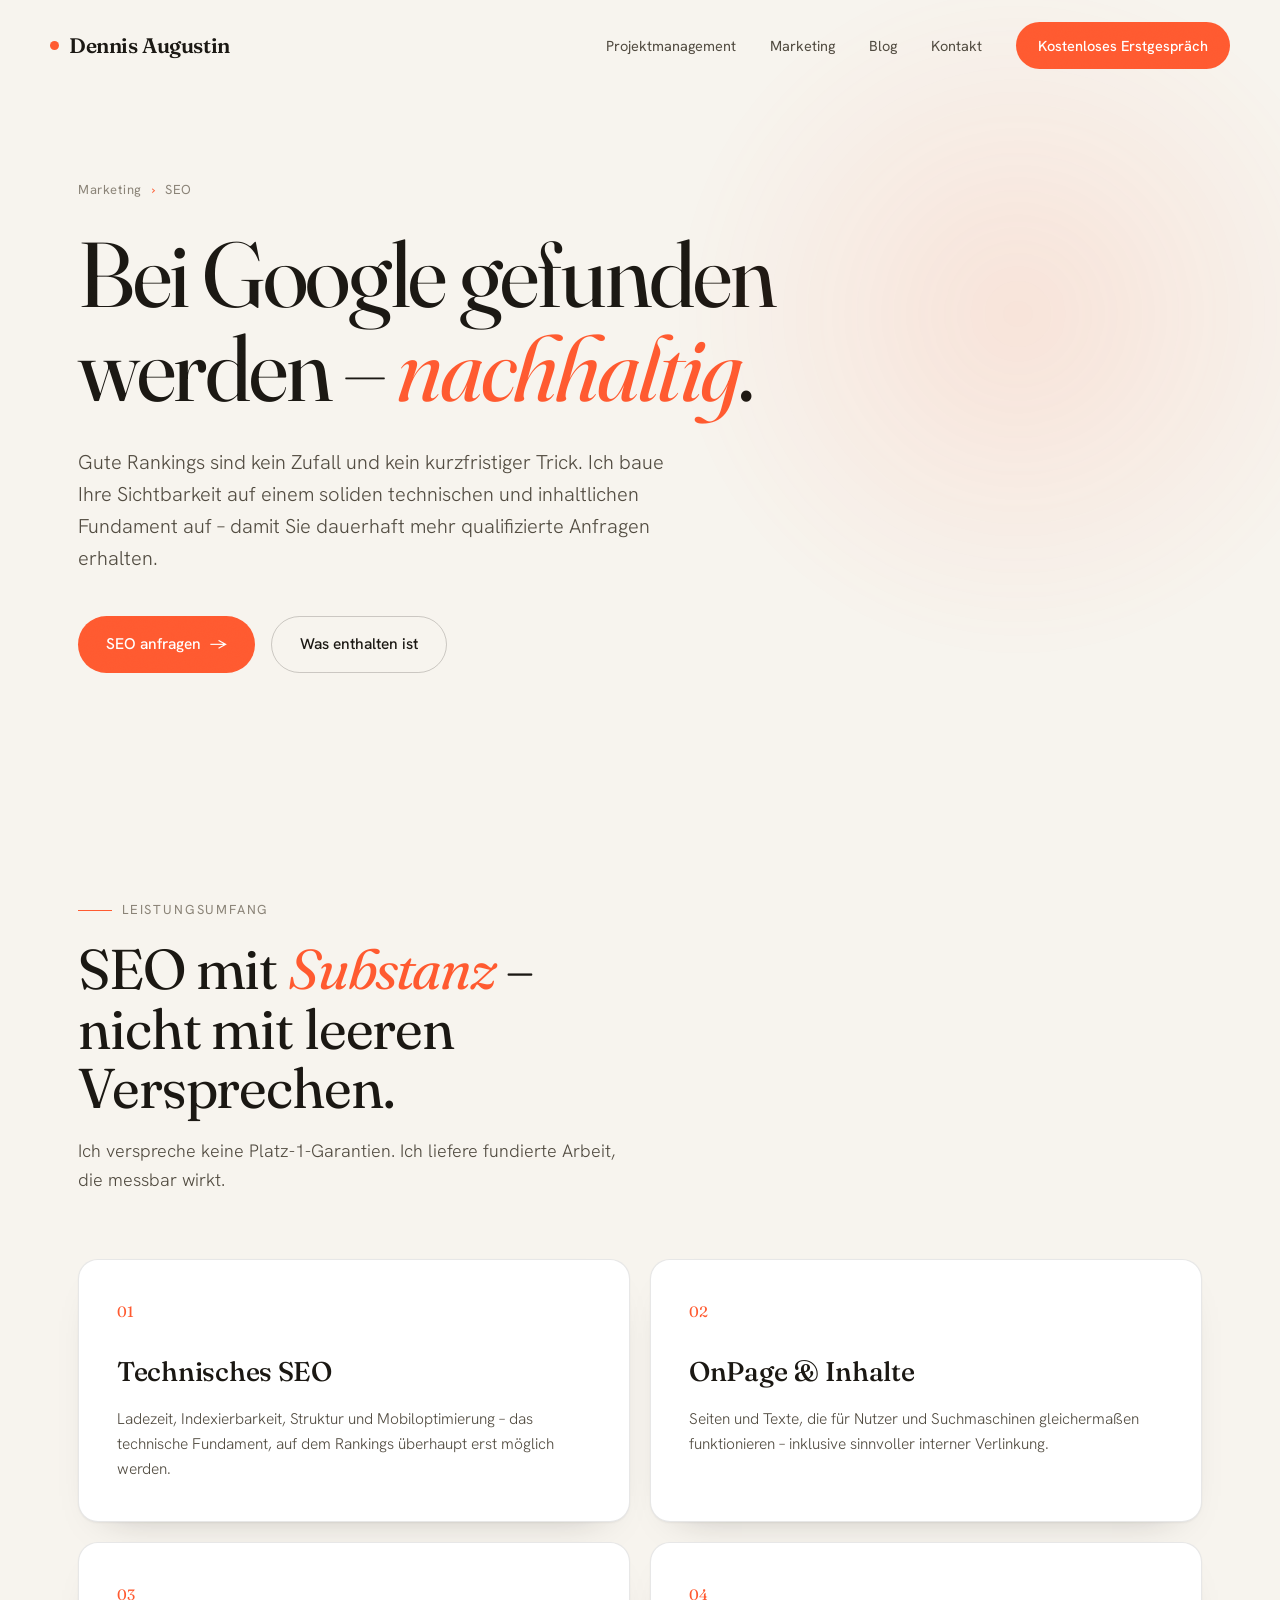
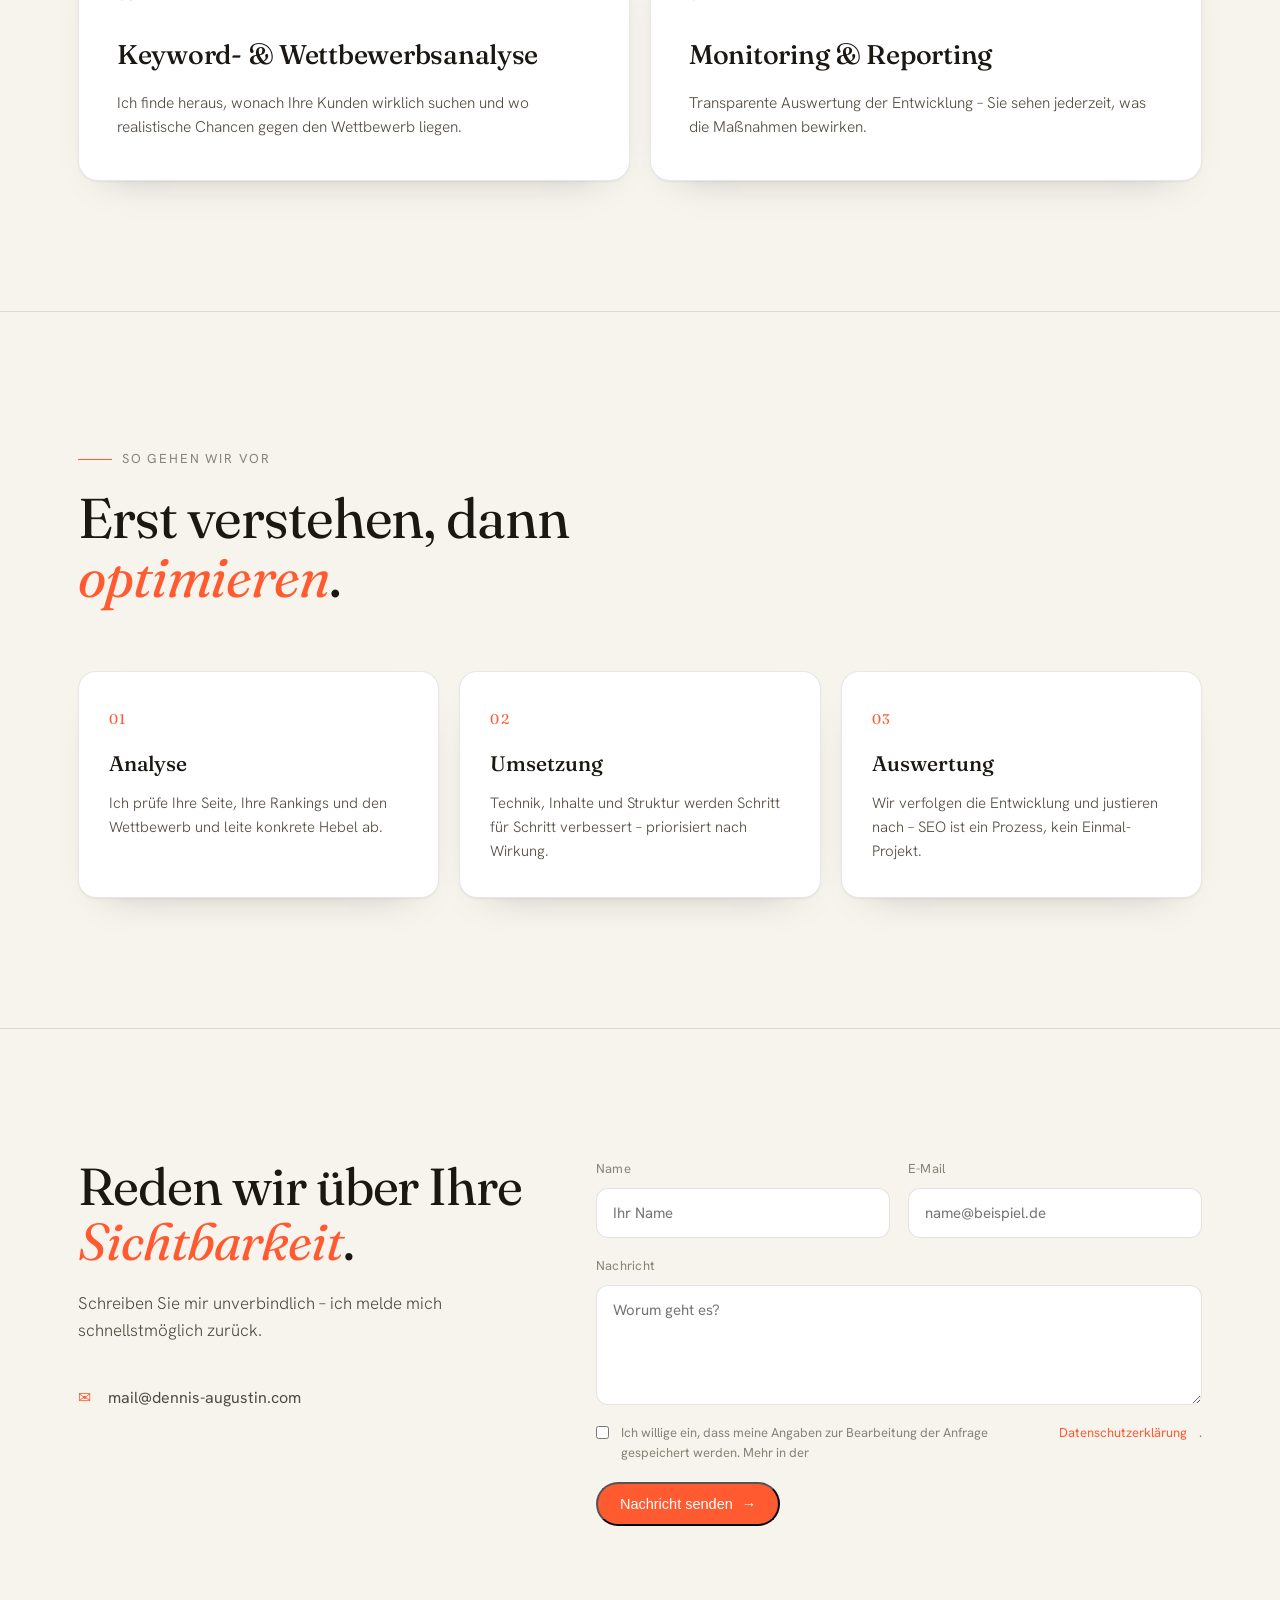
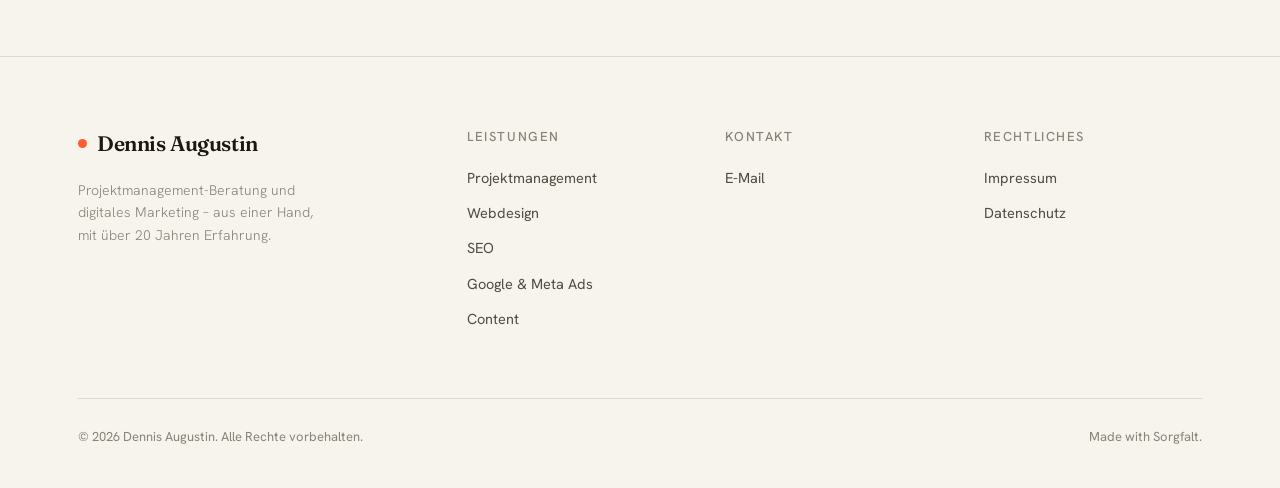
<file: seo.html>
<!DOCTYPE html>
<html lang="de">
<head>
<meta charset="UTF-8">
<meta name="viewport" content="width=device-width, initial-scale=1.0">
<title>SEO – nachhaltig bei Google gefunden werden | Dennis Augustin</title>
<meta name="description" content="Suchmaschinenoptimierung mit Substanz: technisches SEO, OnPage-Optimierung, Keyword-Strategie und transparentes Reporting – für mehr qualifizierte Anfragen.">
<link rel="icon" href="assets/favicon.svg" type="image/svg+xml">
<link rel="preconnect" href="https://fonts.googleapis.com">
<link rel="preconnect" href="https://fonts.gstatic.com" crossorigin>
<link href="https://fonts.googleapis.com/css2?family=Fraunces:ital,opsz,wght@0,9..144,300..700;1,9..144,400&family=Hanken+Grotesk:wght@300;400;500;600&display=swap" rel="stylesheet">
<link rel="stylesheet" href="assets/styles.css">
<link rel="canonical" href="https://dennis-augustin.com/seo">
</head>
<body>
<a class="skip" href="#main">Zum Inhalt springen</a>
<header id="header">
  <div class="wrap nav">
    <a href="index.html" class="logo" aria-label="Dennis Augustin – Startseite"><span class="dot"></span>Dennis Augustin</a>
    <nav class="nav-links" id="navlinks" aria-label="Hauptnavigation">
      <a href="projektmanagement.html">Projektmanagement</a>
      <a href="marketing.html">Marketing</a>
      <a href="blog.html">Blog</a>
      <a href="#kontakt">Kontakt</a>
      <a href="#kontakt" class="btn">Kostenloses Erstgespräch</a>
    </nav>
    <button class="burger" id="burger" type="button" aria-label="Menü öffnen" aria-expanded="false" aria-controls="navlinks"><span></span><span></span><span></span></button>
  </div>
</header>

<main id="main">

  <section class="hero compact">
    <div class="hero-glow"></div>
    <div class="wrap">
      <nav class="crumb reveal" aria-label="Brotkrumennavigation"><a href="marketing.html">Marketing</a><span class="sep">›</span><span>SEO</span></nav>
      <h1 class="reveal d1">Bei Google gefunden werden – <em>nachhaltig</em>.</h1>
      <p class="lead reveal d2">Gute Rankings sind kein Zufall und kein kurzfristiger Trick. Ich baue Ihre Sichtbarkeit auf einem soliden technischen und inhaltlichen Fundament auf – damit Sie dauerhaft mehr qualifizierte Anfragen erhalten.</p>
      <div class="hero-cta reveal d3">
        <a href="#kontakt" class="btn">SEO anfragen <span>→</span></a>
        <a href="#umfang" class="btn ghost">Was enthalten ist</a>
      </div>
    </div>
  </section>

  <section class="leistungen" id="umfang">
    <div class="wrap">
      <div class="sec-head reveal">
        <span class="eyebrow"><span class="bar"></span>Leistungsumfang</span>
        <h2>SEO mit <em>Substanz</em> – nicht mit leeren Versprechen.</h2>
        <p>Ich verspreche keine Platz-1-Garantien. Ich liefere fundierte Arbeit, die messbar wirkt.</p>
      </div>
      <div class="grid-serv">
        <div class="serv reveal d1"><span class="idx">01</span><h3>Technisches SEO</h3><p>Ladezeit, Indexierbarkeit, Struktur und Mobiloptimierung – das technische Fundament, auf dem Rankings überhaupt erst möglich werden.</p></div>
        <div class="serv reveal d2"><span class="idx">02</span><h3>OnPage &amp; Inhalte</h3><p>Seiten und Texte, die für Nutzer und Suchmaschinen gleichermaßen funktionieren – inklusive sinnvoller interner Verlinkung.</p></div>
        <div class="serv reveal d3"><span class="idx">03</span><h3>Keyword- &amp; Wettbewerbsanalyse</h3><p>Ich finde heraus, wonach Ihre Kunden wirklich suchen und wo realistische Chancen gegen den Wettbewerb liegen.</p></div>
        <div class="serv reveal d4"><span class="idx">04</span><h3>Monitoring &amp; Reporting</h3><p>Transparente Auswertung der Entwicklung – Sie sehen jederzeit, was die Maßnahmen bewirken.</p></div>
      </div>
    </div>
  </section>

  <section class="promise">
    <div class="wrap">
      <div class="sec-head reveal">
        <span class="eyebrow"><span class="bar"></span>So gehen wir vor</span>
        <h2>Erst verstehen, dann <em>optimieren</em>.</h2>
      </div>
      <div class="steps">
        <div class="step reveal d1"><span class="n">01</span><h3>Analyse</h3><p>Ich prüfe Ihre Seite, Ihre Rankings und den Wettbewerb und leite konkrete Hebel ab.</p></div>
        <div class="step reveal d2"><span class="n">02</span><h3>Umsetzung</h3><p>Technik, Inhalte und Struktur werden Schritt für Schritt verbessert – priorisiert nach Wirkung.</p></div>
        <div class="step reveal d3"><span class="n">03</span><h3>Auswertung</h3><p>Wir verfolgen die Entwicklung und justieren nach – SEO ist ein Prozess, kein Einmal-Projekt.</p></div>
      </div>
    </div>
  </section>

  <section class="contact" id="kontakt">
    <div class="wrap contact-grid">
      <div class="reveal">
        <h2>Reden wir über Ihre <em>Sichtbarkeit</em>.</h2>
        <p class="lead">Schreiben Sie mir unverbindlich – ich melde mich schnellstmöglich zurück.</p>
        <div class="contact-meta">
          <a href="mailto:mail@dennis-augustin.com"><span class="ic">✉</span> mail@dennis-augustin.com</a>
        </div>
      </div>
      <form class="reveal d1" action="contact.php" method="post" data-contact>
        <input type="hidden" name="_hp" value="">
        <div class="row2">
          <div class="field"><label for="n">Name</label><input id="n" name="name" type="text" autocomplete="name" placeholder="Ihr Name"></div>
          <div class="field"><label for="e">E-Mail</label><input id="e" name="email" type="email" autocomplete="email" placeholder="name@beispiel.de"></div>
        </div>
        <div class="field"><label for="m">Nachricht</label><textarea id="m" name="nachricht" placeholder="Worum geht es?"></textarea></div>
        <label class="consent"><input type="checkbox" name="consent"> Ich willige ein, dass meine Angaben zur Bearbeitung der Anfrage gespeichert werden. Mehr in der <a href="datenschutz.html" style="color:var(--accent)">Datenschutzerklärung</a>.</label>
        <button class="btn" type="submit">Nachricht senden <span>→</span></button>
      </form>
    </div>
  </section>

</main>

<footer>
  <div class="wrap">
    <div class="foot-grid">
      <div>
        <a href="index.html" class="logo"><span class="dot"></span>Dennis Augustin</a>
        <p class="tag">Projektmanagement-Beratung und digitales Marketing – aus einer Hand, mit über 20 Jahren Erfahrung.</p>
      </div>
      <div class="foot-col">
        <p class="foot-h">Leistungen</p>
        <a href="projektmanagement.html">Projektmanagement</a>
        <a href="webdesign.html">Webdesign</a>
        <a href="seo.html">SEO</a>
        <a href="suchmaschinenwerbung.html">Google &amp; Meta Ads</a>
        <a href="contenterstellung.html">Content</a>
      </div>
      <div class="foot-col">
        <p class="foot-h">Kontakt</p>
        <a href="mailto:mail@dennis-augustin.com">E-Mail</a>
      </div>
      <div class="foot-col">
        <p class="foot-h">Rechtliches</p>
        <a href="impressum.html">Impressum</a>
        <a href="datenschutz.html">Datenschutz</a>
      </div>
    </div>
    <div class="foot-bottom">
      <small>© 2026 Dennis Augustin. Alle Rechte vorbehalten.</small>
      <small>Made with Sorgfalt.</small>
    </div>
  </div>
</footer>
<script src="assets/main.js"></script>
</body>
</html>
</file>
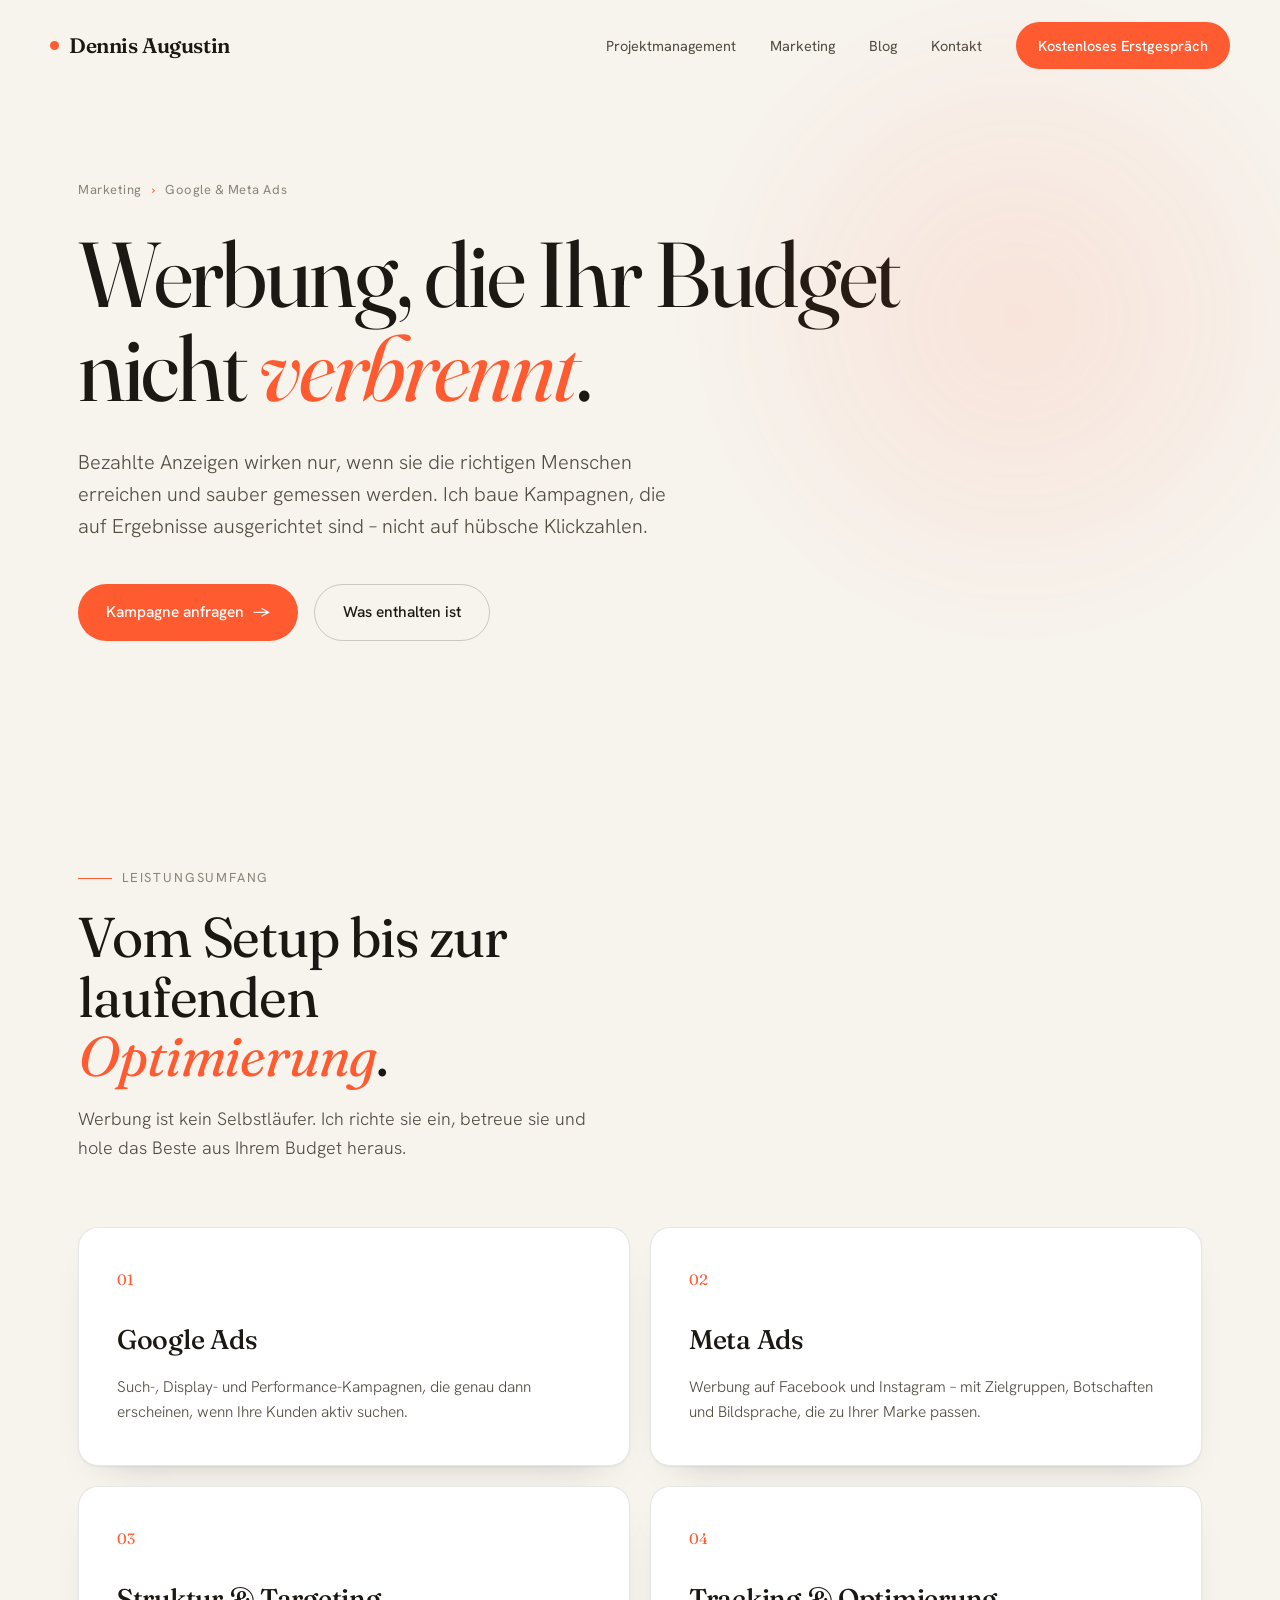
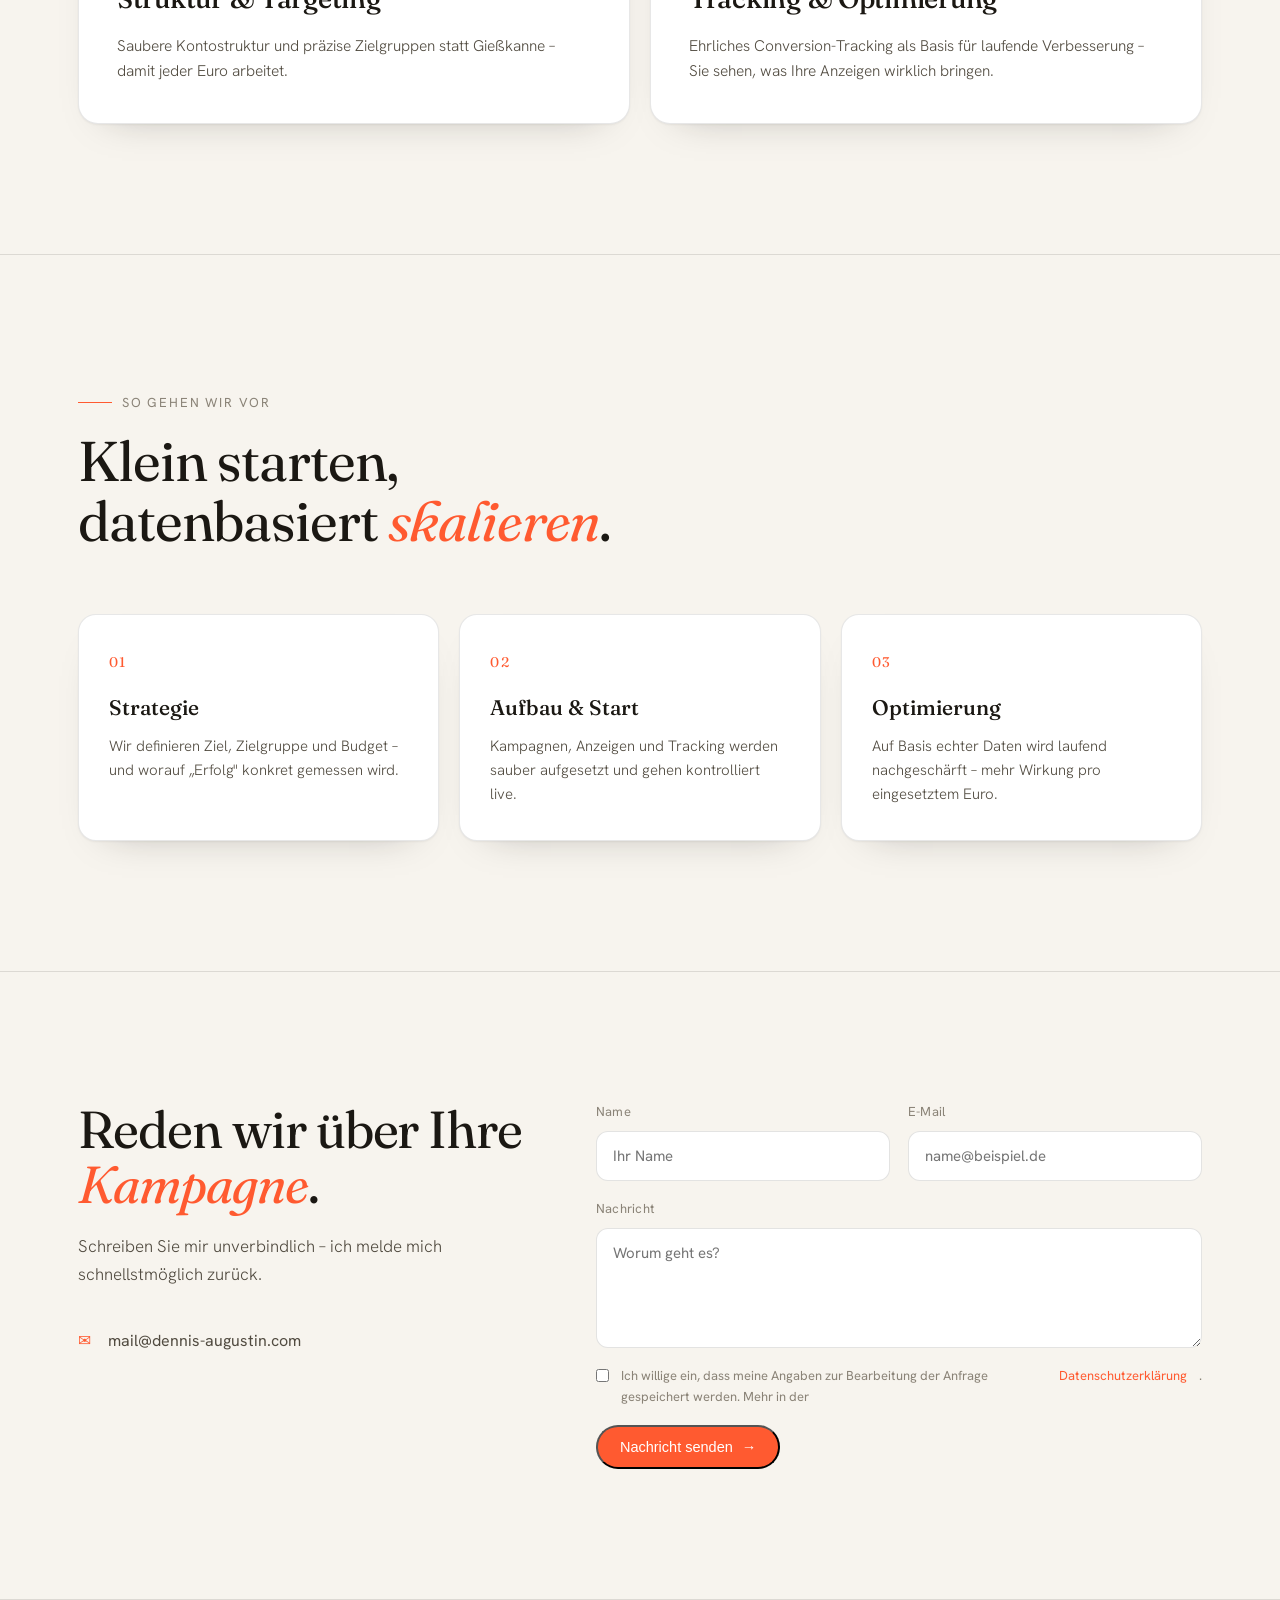
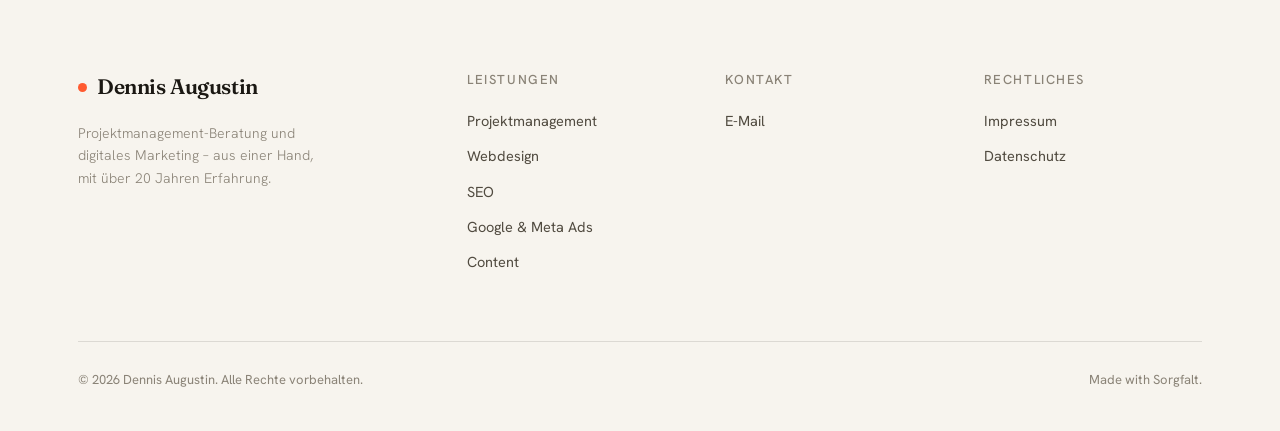
<file: suchmaschinenwerbung.html>
<!DOCTYPE html>
<html lang="de">
<head>
<meta charset="UTF-8">
<meta name="viewport" content="width=device-width, initial-scale=1.0">
<title>Google &amp; Meta Ads – Werbung mit messbarem ROI | Dennis Augustin</title>
<meta name="description" content="Bezahlte Werbung, die nicht Budget verbrennt: Google Ads und Meta Ads mit sauberer Kampagnenstruktur, präzisem Targeting und ehrlichem Tracking.">
<link rel="icon" href="assets/favicon.svg" type="image/svg+xml">
<link rel="preconnect" href="https://fonts.googleapis.com">
<link rel="preconnect" href="https://fonts.gstatic.com" crossorigin>
<link href="https://fonts.googleapis.com/css2?family=Fraunces:ital,opsz,wght@0,9..144,300..700;1,9..144,400&family=Hanken+Grotesk:wght@300;400;500;600&display=swap" rel="stylesheet">
<link rel="stylesheet" href="assets/styles.css">
<link rel="canonical" href="https://dennis-augustin.com/suchmaschinenwerbung">
</head>
<body>
<a class="skip" href="#main">Zum Inhalt springen</a>
<header id="header">
  <div class="wrap nav">
    <a href="index.html" class="logo" aria-label="Dennis Augustin – Startseite"><span class="dot"></span>Dennis Augustin</a>
    <nav class="nav-links" id="navlinks" aria-label="Hauptnavigation">
      <a href="projektmanagement.html">Projektmanagement</a>
      <a href="marketing.html">Marketing</a>
      <a href="blog.html">Blog</a>
      <a href="#kontakt">Kontakt</a>
      <a href="#kontakt" class="btn">Kostenloses Erstgespräch</a>
    </nav>
    <button class="burger" id="burger" type="button" aria-label="Menü öffnen" aria-expanded="false" aria-controls="navlinks"><span></span><span></span><span></span></button>
  </div>
</header>

<main id="main">

  <section class="hero compact">
    <div class="hero-glow"></div>
    <div class="wrap">
      <nav class="crumb reveal" aria-label="Brotkrumennavigation"><a href="marketing.html">Marketing</a><span class="sep">›</span><span>Google &amp; Meta Ads</span></nav>
      <h1 class="reveal d1">Werbung, die Ihr Budget nicht <em>verbrennt</em>.</h1>
      <p class="lead reveal d2">Bezahlte Anzeigen wirken nur, wenn sie die richtigen Menschen erreichen und sauber gemessen werden. Ich baue Kampagnen, die auf Ergebnisse ausgerichtet sind – nicht auf hübsche Klickzahlen.</p>
      <div class="hero-cta reveal d3">
        <a href="#kontakt" class="btn">Kampagne anfragen <span>→</span></a>
        <a href="#umfang" class="btn ghost">Was enthalten ist</a>
      </div>
    </div>
  </section>

  <section class="leistungen" id="umfang">
    <div class="wrap">
      <div class="sec-head reveal">
        <span class="eyebrow"><span class="bar"></span>Leistungsumfang</span>
        <h2>Vom Setup bis zur laufenden <em>Optimierung</em>.</h2>
        <p>Werbung ist kein Selbstläufer. Ich richte sie ein, betreue sie und hole das Beste aus Ihrem Budget heraus.</p>
      </div>
      <div class="grid-serv">
        <div class="serv reveal d1"><span class="idx">01</span><h3>Google Ads</h3><p>Such-, Display- und Performance-Kampagnen, die genau dann erscheinen, wenn Ihre Kunden aktiv suchen.</p></div>
        <div class="serv reveal d2"><span class="idx">02</span><h3>Meta Ads</h3><p>Werbung auf Facebook und Instagram – mit Zielgruppen, Botschaften und Bildsprache, die zu Ihrer Marke passen.</p></div>
        <div class="serv reveal d3"><span class="idx">03</span><h3>Struktur &amp; Targeting</h3><p>Saubere Kontostruktur und präzise Zielgruppen statt Gießkanne – damit jeder Euro arbeitet.</p></div>
        <div class="serv reveal d4"><span class="idx">04</span><h3>Tracking &amp; Optimierung</h3><p>Ehrliches Conversion-Tracking als Basis für laufende Verbesserung – Sie sehen, was Ihre Anzeigen wirklich bringen.</p></div>
      </div>
    </div>
  </section>

  <section class="promise">
    <div class="wrap">
      <div class="sec-head reveal">
        <span class="eyebrow"><span class="bar"></span>So gehen wir vor</span>
        <h2>Klein starten, datenbasiert <em>skalieren</em>.</h2>
      </div>
      <div class="steps">
        <div class="step reveal d1"><span class="n">01</span><h3>Strategie</h3><p>Wir definieren Ziel, Zielgruppe und Budget – und worauf „Erfolg" konkret gemessen wird.</p></div>
        <div class="step reveal d2"><span class="n">02</span><h3>Aufbau &amp; Start</h3><p>Kampagnen, Anzeigen und Tracking werden sauber aufgesetzt und gehen kontrolliert live.</p></div>
        <div class="step reveal d3"><span class="n">03</span><h3>Optimierung</h3><p>Auf Basis echter Daten wird laufend nachgeschärft – mehr Wirkung pro eingesetztem Euro.</p></div>
      </div>
    </div>
  </section>

  <section class="contact" id="kontakt">
    <div class="wrap contact-grid">
      <div class="reveal">
        <h2>Reden wir über Ihre <em>Kampagne</em>.</h2>
        <p class="lead">Schreiben Sie mir unverbindlich – ich melde mich schnellstmöglich zurück.</p>
        <div class="contact-meta">
          <a href="mailto:mail@dennis-augustin.com"><span class="ic">✉</span> mail@dennis-augustin.com</a>
        </div>
      </div>
      <form class="reveal d1" action="contact.php" method="post" data-contact>
        <input type="hidden" name="_hp" value="">
        <div class="row2">
          <div class="field"><label for="n">Name</label><input id="n" name="name" type="text" autocomplete="name" placeholder="Ihr Name"></div>
          <div class="field"><label for="e">E-Mail</label><input id="e" name="email" type="email" autocomplete="email" placeholder="name@beispiel.de"></div>
        </div>
        <div class="field"><label for="m">Nachricht</label><textarea id="m" name="nachricht" placeholder="Worum geht es?"></textarea></div>
        <label class="consent"><input type="checkbox" name="consent"> Ich willige ein, dass meine Angaben zur Bearbeitung der Anfrage gespeichert werden. Mehr in der <a href="datenschutz.html" style="color:var(--accent)">Datenschutzerklärung</a>.</label>
        <button class="btn" type="submit">Nachricht senden <span>→</span></button>
      </form>
    </div>
  </section>

</main>

<footer>
  <div class="wrap">
    <div class="foot-grid">
      <div>
        <a href="index.html" class="logo"><span class="dot"></span>Dennis Augustin</a>
        <p class="tag">Projektmanagement-Beratung und digitales Marketing – aus einer Hand, mit über 20 Jahren Erfahrung.</p>
      </div>
      <div class="foot-col">
        <p class="foot-h">Leistungen</p>
        <a href="projektmanagement.html">Projektmanagement</a>
        <a href="webdesign.html">Webdesign</a>
        <a href="seo.html">SEO</a>
        <a href="suchmaschinenwerbung.html">Google &amp; Meta Ads</a>
        <a href="contenterstellung.html">Content</a>
      </div>
      <div class="foot-col">
        <p class="foot-h">Kontakt</p>
        <a href="mailto:mail@dennis-augustin.com">E-Mail</a>
      </div>
      <div class="foot-col">
        <p class="foot-h">Rechtliches</p>
        <a href="impressum.html">Impressum</a>
        <a href="datenschutz.html">Datenschutz</a>
      </div>
    </div>
    <div class="foot-bottom">
      <small>© 2026 Dennis Augustin. Alle Rechte vorbehalten.</small>
      <small>Made with Sorgfalt.</small>
    </div>
  </div>
</footer>
<script src="assets/main.js"></script>
</body>
</html>
</file>
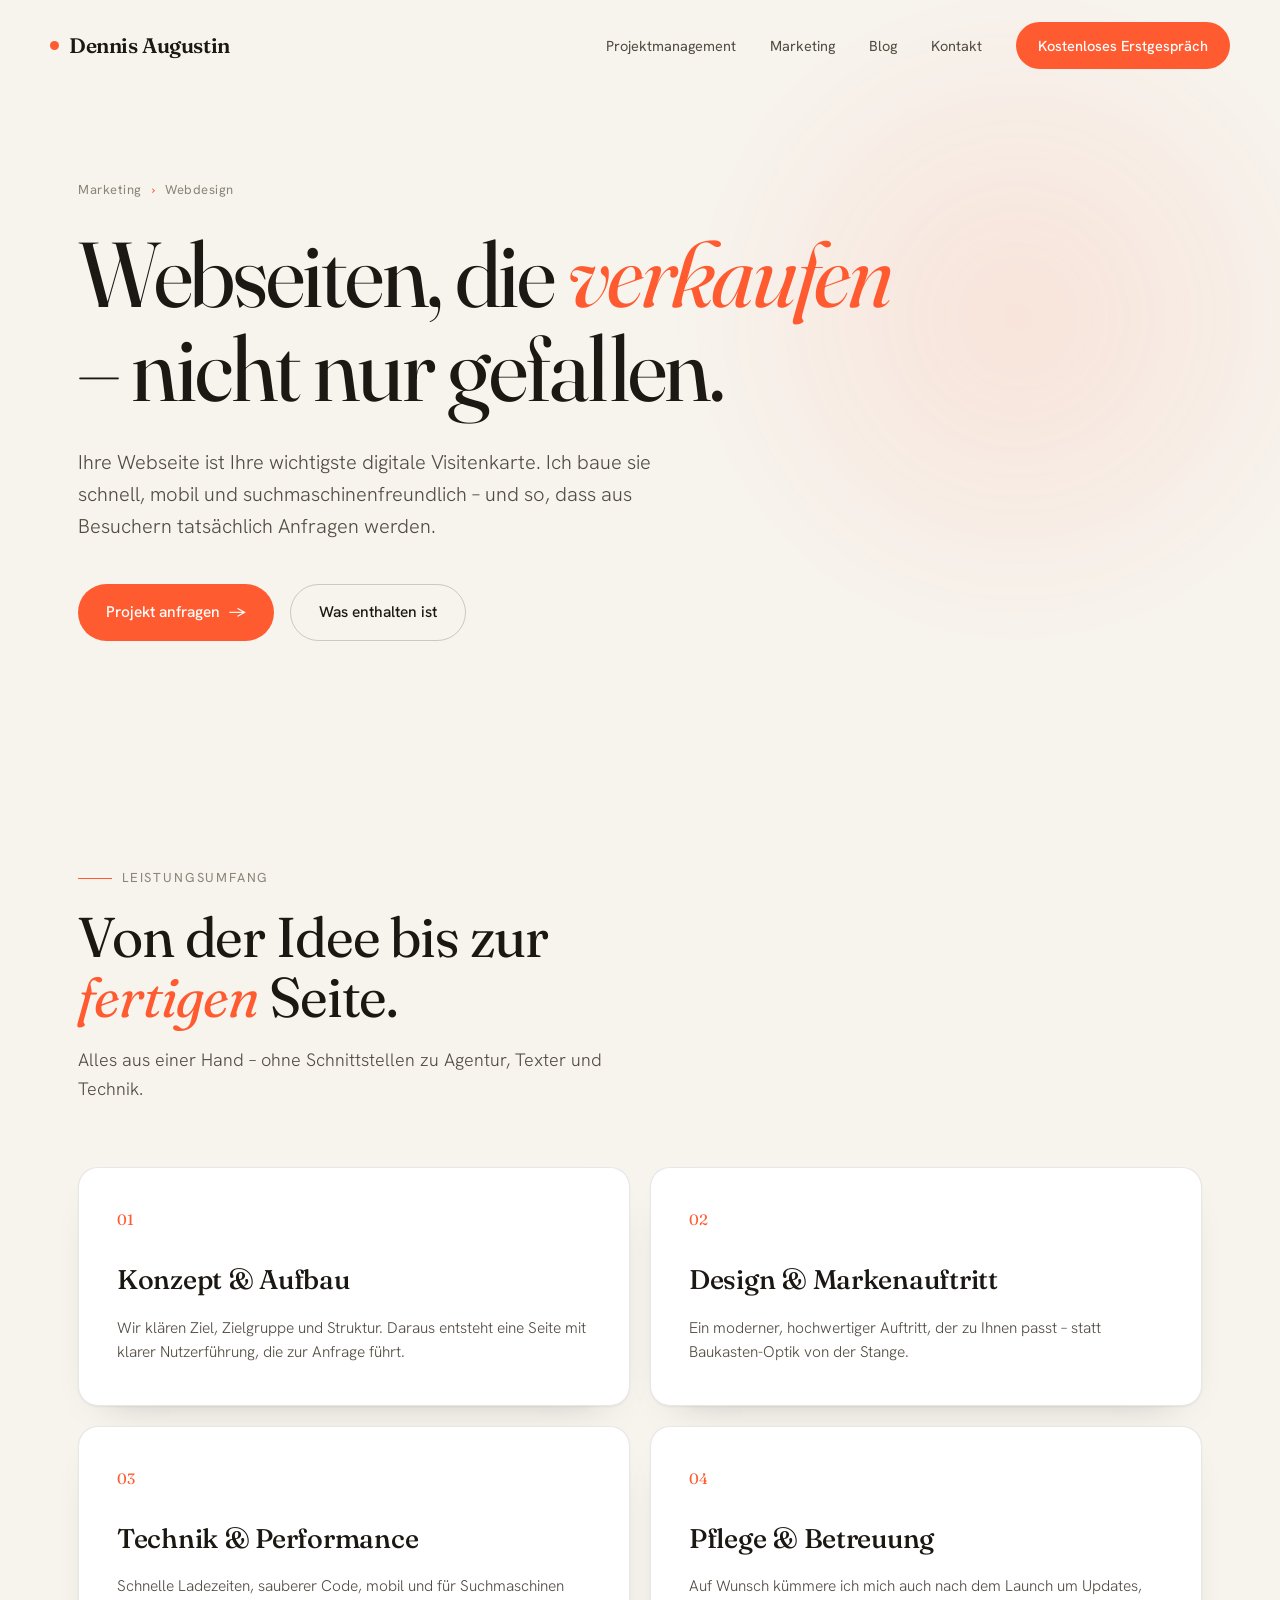
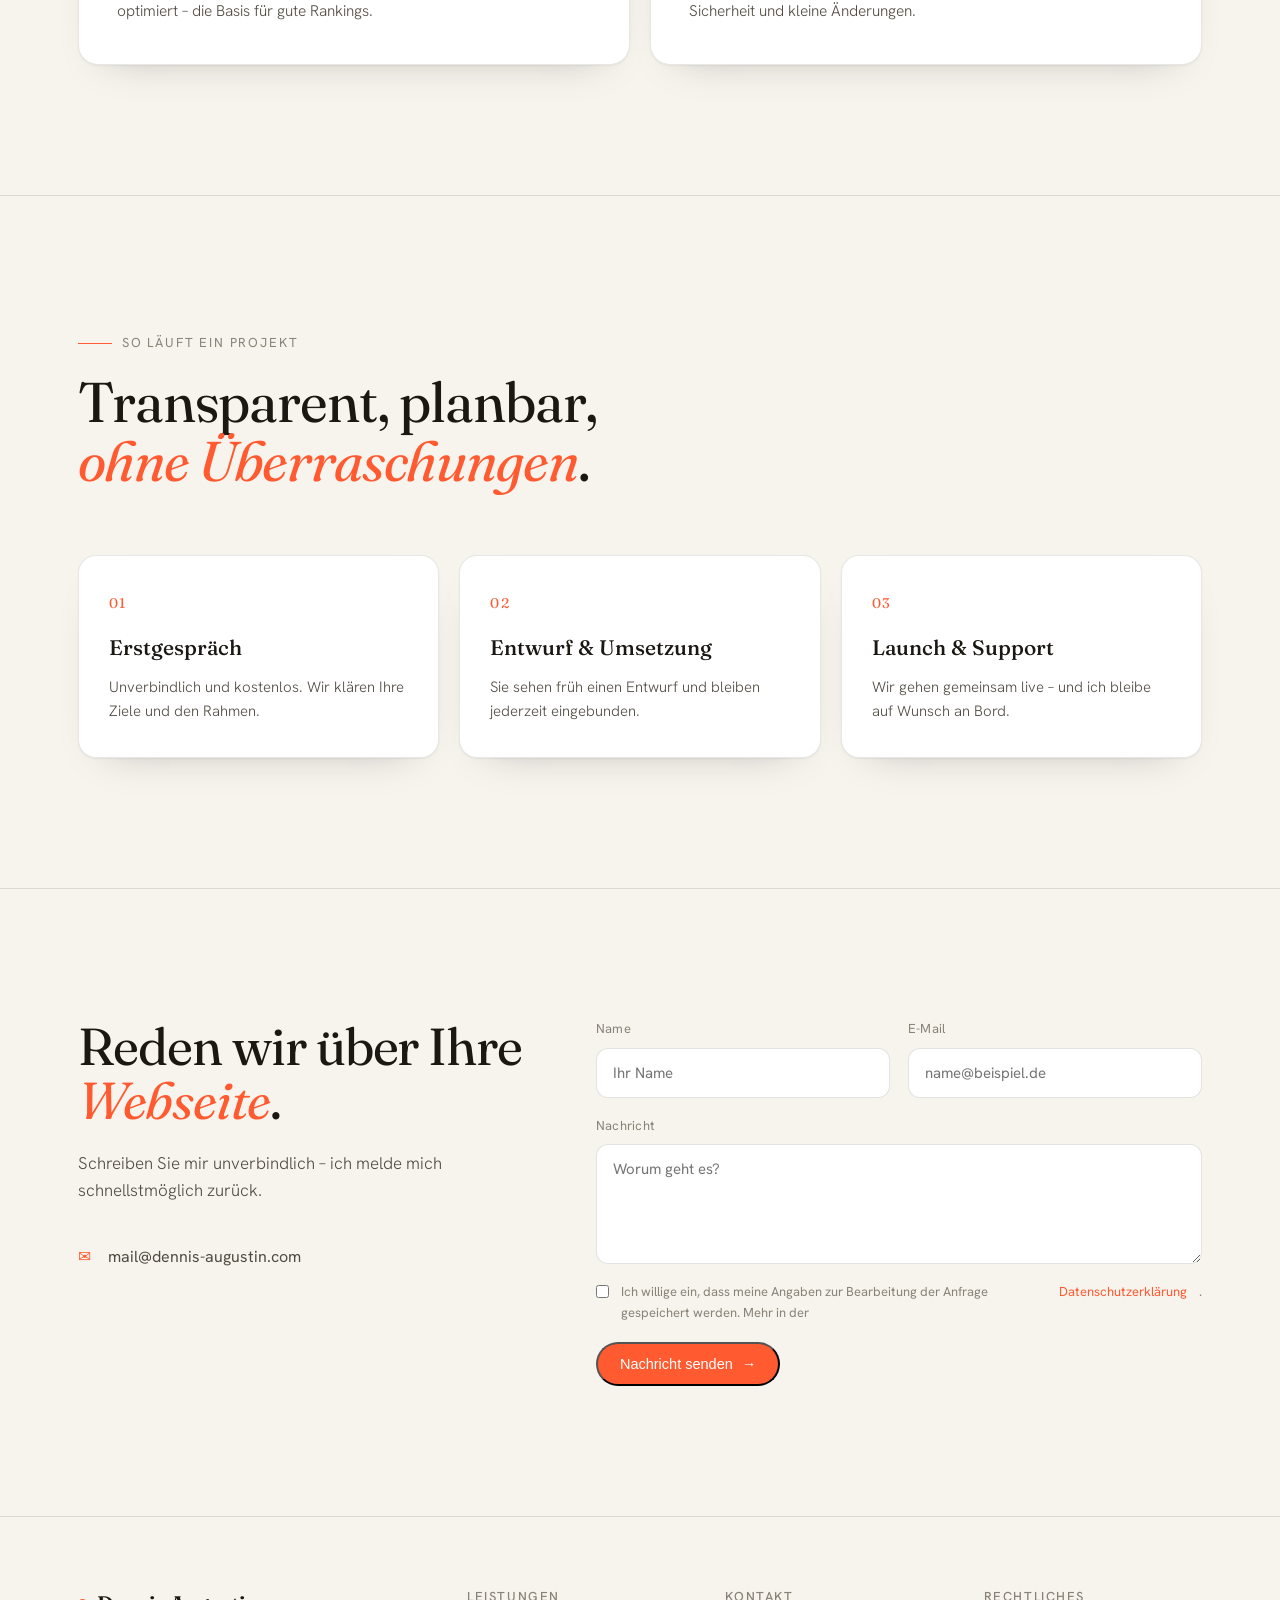
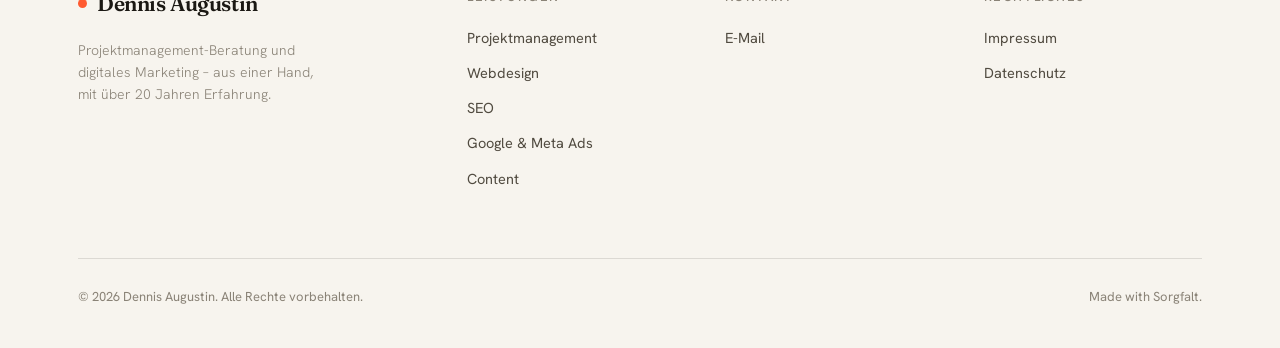
<file: webdesign.html>
<!DOCTYPE html>
<html lang="de">
<head>
<meta charset="UTF-8">
<meta name="viewport" content="width=device-width, initial-scale=1.0">
<title>Webdesign – moderne, schnelle Webseiten | Dennis Augustin</title>
<meta name="description" content="Webdesign, das verkauft: schnelle, mobile, suchmaschinenfreundliche Webseiten – von Konzept über Design bis zur laufenden Betreuung.">
<link rel="icon" href="assets/favicon.svg" type="image/svg+xml">
<link rel="preconnect" href="https://fonts.googleapis.com">
<link rel="preconnect" href="https://fonts.gstatic.com" crossorigin>
<link href="https://fonts.googleapis.com/css2?family=Fraunces:ital,opsz,wght@0,9..144,300..700;1,9..144,400&family=Hanken+Grotesk:wght@300;400;500;600&display=swap" rel="stylesheet">
<link rel="stylesheet" href="assets/styles.css">
<link rel="canonical" href="https://dennis-augustin.com/webdesign">
</head>
<body>
<a class="skip" href="#main">Zum Inhalt springen</a>
<header id="header">
  <div class="wrap nav">
    <a href="index.html" class="logo" aria-label="Dennis Augustin – Startseite"><span class="dot"></span>Dennis Augustin</a>
    <nav class="nav-links" id="navlinks" aria-label="Hauptnavigation">
      <a href="projektmanagement.html">Projektmanagement</a>
      <a href="marketing.html">Marketing</a>
      <a href="blog.html">Blog</a>
      <a href="#kontakt">Kontakt</a>
      <a href="#kontakt" class="btn">Kostenloses Erstgespräch</a>
    </nav>
    <button class="burger" id="burger" type="button" aria-label="Menü öffnen" aria-expanded="false" aria-controls="navlinks"><span></span><span></span><span></span></button>
  </div>
</header>

<main id="main">

  <section class="hero compact">
    <div class="hero-glow"></div>
    <div class="wrap">
      <nav class="crumb reveal" aria-label="Brotkrumennavigation"><a href="marketing.html">Marketing</a><span class="sep">›</span><span>Webdesign</span></nav>
      <h1 class="reveal d1">Webseiten, die <em>verkaufen</em> – nicht nur gefallen.</h1>
      <p class="lead reveal d2">Ihre Webseite ist Ihre wichtigste digitale Visitenkarte. Ich baue sie schnell, mobil und suchmaschinenfreundlich – und so, dass aus Besuchern tatsächlich Anfragen werden.</p>
      <div class="hero-cta reveal d3">
        <a href="#kontakt" class="btn">Projekt anfragen <span>→</span></a>
        <a href="#umfang" class="btn ghost">Was enthalten ist</a>
      </div>
    </div>
  </section>

  <section class="leistungen" id="umfang">
    <div class="wrap">
      <div class="sec-head reveal">
        <span class="eyebrow"><span class="bar"></span>Leistungsumfang</span>
        <h2>Von der Idee bis zur <em>fertigen</em> Seite.</h2>
        <p>Alles aus einer Hand – ohne Schnittstellen zu Agentur, Texter und Technik.</p>
      </div>
      <div class="grid-serv">
        <div class="serv reveal d1"><span class="idx">01</span><h3>Konzept &amp; Aufbau</h3><p>Wir klären Ziel, Zielgruppe und Struktur. Daraus entsteht eine Seite mit klarer Nutzerführung, die zur Anfrage führt.</p></div>
        <div class="serv reveal d2"><span class="idx">02</span><h3>Design &amp; Markenauftritt</h3><p>Ein moderner, hochwertiger Auftritt, der zu Ihnen passt – statt Baukasten-Optik von der Stange.</p></div>
        <div class="serv reveal d3"><span class="idx">03</span><h3>Technik &amp; Performance</h3><p>Schnelle Ladezeiten, sauberer Code, mobil und für Suchmaschinen optimiert – die Basis für gute Rankings.</p></div>
        <div class="serv reveal d4"><span class="idx">04</span><h3>Pflege &amp; Betreuung</h3><p>Auf Wunsch kümmere ich mich auch nach dem Launch um Updates, Sicherheit und kleine Änderungen.</p></div>
      </div>
    </div>
  </section>

  <section class="promise">
    <div class="wrap">
      <div class="sec-head reveal">
        <span class="eyebrow"><span class="bar"></span>So läuft ein Projekt</span>
        <h2>Transparent, planbar, <em>ohne Überraschungen</em>.</h2>
      </div>
      <div class="steps">
        <div class="step reveal d1"><span class="n">01</span><h3>Erstgespräch</h3><p>Unverbindlich und kostenlos. Wir klären Ihre Ziele und den Rahmen.</p></div>
        <div class="step reveal d2"><span class="n">02</span><h3>Entwurf &amp; Umsetzung</h3><p>Sie sehen früh einen Entwurf und bleiben jederzeit eingebunden.</p></div>
        <div class="step reveal d3"><span class="n">03</span><h3>Launch &amp; Support</h3><p>Wir gehen gemeinsam live – und ich bleibe auf Wunsch an Bord.</p></div>
      </div>
    </div>
  </section>

  <section class="contact" id="kontakt">
    <div class="wrap contact-grid">
      <div class="reveal">
        <h2>Reden wir über Ihre <em>Webseite</em>.</h2>
        <p class="lead">Schreiben Sie mir unverbindlich – ich melde mich schnellstmöglich zurück.</p>
        <div class="contact-meta">
          <a href="mailto:mail@dennis-augustin.com"><span class="ic">✉</span> mail@dennis-augustin.com</a>
        </div>
      </div>
      <form class="reveal d1" action="contact.php" method="post" data-contact>
        <input type="hidden" name="_hp" value="">
        <div class="row2">
          <div class="field"><label for="n">Name</label><input id="n" name="name" type="text" autocomplete="name" placeholder="Ihr Name"></div>
          <div class="field"><label for="e">E-Mail</label><input id="e" name="email" type="email" autocomplete="email" placeholder="name@beispiel.de"></div>
        </div>
        <div class="field"><label for="m">Nachricht</label><textarea id="m" name="nachricht" placeholder="Worum geht es?"></textarea></div>
        <label class="consent"><input type="checkbox" name="consent"> Ich willige ein, dass meine Angaben zur Bearbeitung der Anfrage gespeichert werden. Mehr in der <a href="datenschutz.html" style="color:var(--accent)">Datenschutzerklärung</a>.</label>
        <button class="btn" type="submit">Nachricht senden <span>→</span></button>
      </form>
    </div>
  </section>

</main>

<footer>
  <div class="wrap">
    <div class="foot-grid">
      <div>
        <a href="index.html" class="logo"><span class="dot"></span>Dennis Augustin</a>
        <p class="tag">Projektmanagement-Beratung und digitales Marketing – aus einer Hand, mit über 20 Jahren Erfahrung.</p>
      </div>
      <div class="foot-col">
        <p class="foot-h">Leistungen</p>
        <a href="projektmanagement.html">Projektmanagement</a>
        <a href="webdesign.html">Webdesign</a>
        <a href="seo.html">SEO</a>
        <a href="suchmaschinenwerbung.html">Google &amp; Meta Ads</a>
        <a href="contenterstellung.html">Content</a>
      </div>
      <div class="foot-col">
        <p class="foot-h">Kontakt</p>
        <a href="mailto:mail@dennis-augustin.com">E-Mail</a>
      </div>
      <div class="foot-col">
        <p class="foot-h">Rechtliches</p>
        <a href="impressum.html">Impressum</a>
        <a href="datenschutz.html">Datenschutz</a>
      </div>
    </div>
    <div class="foot-bottom">
      <small>© 2026 Dennis Augustin. Alle Rechte vorbehalten.</small>
      <small>Made with Sorgfalt.</small>
    </div>
  </div>
</footer>
<script src="assets/main.js"></script>
</body>
</html>
</file>
<file: assets/styles.css>
/* =========================================================
   Dennis Augustin – zentrales Stylesheet
   Eine Quelle der Wahrheit für alle Seiten (durchgängige CI)
   ========================================================= */

/* ---------- Self-hosted Fonts (DSGVO-konform) ---------- */
@font-face {
  font-family: 'Fraunces';
  font-style: normal;
  font-weight: 300 700;
  font-display: swap;
  src: url('fonts/fraunces-normal-latin-ext.woff2') format('woff2');
  unicode-range: U+0100-02BA, U+02BD-02C5, U+02C7-02CC, U+02CE-02D7, U+02DD-02FF, U+0304, U+0308, U+0329, U+1D00-1DBF, U+1E00-1E9F, U+1EF2-1EFF, U+2020, U+20A0-20AB, U+20AD-20C0, U+2113, U+2C60-2C7F, U+A720-A7FF;
}
@font-face {
  font-family: 'Fraunces';
  font-style: normal;
  font-weight: 300 700;
  font-display: swap;
  src: url('fonts/fraunces-normal-latin.woff2') format('woff2');
  unicode-range: U+0000-00FF, U+0131, U+0152-0153, U+02BB-02BC, U+02C6, U+02DA, U+02DC, U+0304, U+0308, U+0329, U+2000-206F, U+20AC, U+2122, U+2191, U+2193, U+2212, U+2215, U+FEFF, U+FFFD;
}
@font-face {
  font-family: 'Fraunces';
  font-style: italic;
  font-weight: 400;
  font-display: swap;
  src: url('fonts/fraunces-italic-latin-ext.woff2') format('woff2');
  unicode-range: U+0100-02BA, U+02BD-02C5, U+02C7-02CC, U+02CE-02D7, U+02DD-02FF, U+0304, U+0308, U+0329, U+1D00-1DBF, U+1E00-1E9F, U+1EF2-1EFF, U+2020, U+20A0-20AB, U+20AD-20C0, U+2113, U+2C60-2C7F, U+A720-A7FF;
}
@font-face {
  font-family: 'Fraunces';
  font-style: italic;
  font-weight: 400;
  font-display: swap;
  src: url('fonts/fraunces-italic-latin.woff2') format('woff2');
  unicode-range: U+0000-00FF, U+0131, U+0152-0153, U+02BB-02BC, U+02C6, U+02DA, U+02DC, U+0304, U+0308, U+0329, U+2000-206F, U+20AC, U+2122, U+2191, U+2193, U+2212, U+2215, U+FEFF, U+FFFD;
}
@font-face {
  font-family: 'Hanken Grotesk';
  font-style: normal;
  font-weight: 300 600;
  font-display: swap;
  src: url('fonts/hanken-grotesk-latin-ext.woff2') format('woff2');
  unicode-range: U+0100-02BA, U+02BD-02C5, U+02C7-02CC, U+02CE-02D7, U+02DD-02FF, U+0304, U+0308, U+0329, U+1D00-1DBF, U+1E00-1E9F, U+1EF2-1EFF, U+2020, U+20A0-20AB, U+20AD-20C0, U+2113, U+2C60-2C7F, U+A720-A7FF;
}
@font-face {
  font-family: 'Hanken Grotesk';
  font-style: normal;
  font-weight: 300 600;
  font-display: swap;
  src: url('fonts/hanken-grotesk-latin.woff2') format('woff2');
  unicode-range: U+0000-00FF, U+0131, U+0152-0153, U+02BB-02BC, U+02C6, U+02DA, U+02DC, U+0304, U+0308, U+0329, U+2000-206F, U+20AC, U+2122, U+2191, U+2193, U+2212, U+2215, U+FEFF, U+FFFD;
}

:root{
  --ink:#f7f4ee;             /* heller, warmer Hintergrund */
  --ink-2:#ffffff;           /* Karten / Felder */
  --paper:#1b1813;           /* dunkle, warme Schrift */
  --paper-dim:#514b40;       /* Sekundärtext */
  --muted:#8a8377;
  --accent:#ff5a30;          /* warmes Signal-Orange */
  --accent-soft:#ffd9cc;
  --line:rgba(27,24,19,.12);
  --maxw:1180px;
  --ease:cubic-bezier(.2,.7,.2,1);
}
*{box-sizing:border-box;margin:0;padding:0}
html{scroll-behavior:smooth}
body{
  background:var(--ink);color:var(--paper);
  font-family:"Hanken Grotesk",system-ui,sans-serif;
  font-weight:400;line-height:1.6;-webkit-font-smoothing:antialiased;overflow-x:hidden;
}
body::after{
  content:"";position:fixed;inset:0;pointer-events:none;z-index:9999;opacity:.04;mix-blend-mode:overlay;
  background-image:url("data:image/svg+xml,%3Csvg xmlns='http://www.w3.org/2000/svg' width='160' height='160'%3E%3Cfilter id='n'%3E%3CfeTurbulence type='fractalNoise' baseFrequency='.8' numOctaves='2'/%3E%3C/filter%3E%3Crect width='100%25' height='100%25' filter='url(%23n)'/%3E%3C/svg%3E");
}
::selection{background:var(--accent);color:#fff}
a{color:inherit;text-decoration:none}
img{max-width:100%;display:block}
.wrap{max-width:var(--maxw);margin:0 auto;padding:0 28px}

/* Skip-Link (Barrierefreiheit) */
.skip{position:absolute;left:-999px;top:0;z-index:200;background:var(--accent);color:#fff;padding:12px 18px;border-radius:0 0 10px 0}
.skip:focus{left:0}

/* ---------- Header ---------- */
header{position:fixed;top:0;left:0;right:0;z-index:100;transition:background .4s var(--ease),border-color .4s var(--ease),padding .4s var(--ease);border-bottom:1px solid transparent}
header.scrolled{background:rgba(12,12,14,.78);backdrop-filter:blur(14px);border-bottom:1px solid var(--line)}
.nav{display:flex;align-items:center;justify-content:space-between;padding:22px 0;transition:padding .4s var(--ease)}
header.scrolled .nav{padding:14px 0}
.logo{font-family:"Fraunces",serif;font-size:21px;font-weight:600;letter-spacing:-.02em;display:flex;align-items:center;gap:10px}
.logo .dot{width:9px;height:9px;border-radius:50%;background:var(--accent);display:inline-block}
.nav-links{display:flex;align-items:center;gap:34px}
.nav-links a:not(.btn){font-size:14.5px;color:var(--paper-dim);transition:color .25s;position:relative}
.nav-links a:not(.btn):hover{color:var(--paper)}
.nav-links a:not(.btn).active{color:var(--paper)}
.nav-links a:not(.btn)::after{content:"";position:absolute;left:0;bottom:-4px;width:0;height:1px;background:var(--accent);transition:width .3s var(--ease)}
.nav-links a:not(.btn):hover::after,.nav-links a:not(.btn).active::after{width:100%}
.btn{display:inline-flex;align-items:center;gap:9px;background:var(--accent);color:#fff;padding:12px 22px;border-radius:100px;font-weight:500;font-size:14.5px;cursor:pointer;transition:transform .3s var(--ease),box-shadow .3s var(--ease);box-shadow:0 0 0 0 rgba(255,90,48,.5)}
.btn:hover{transform:translateY(-2px);box-shadow:0 12px 30px -8px rgba(255,90,48,.55)}
.btn.ghost{background:transparent;color:var(--paper);border:1px solid var(--line)}
.btn.ghost:hover{border-color:var(--paper);box-shadow:none}
.burger{display:none;flex-direction:column;gap:5px;cursor:pointer;padding:6px;background:none;border:none}
.burger span{width:24px;height:2px;background:var(--paper);transition:.3s;display:block}

/* ---------- Hero ---------- */
.hero{position:relative;padding:190px 0 120px;overflow:hidden}
.hero.compact{padding:180px 0 90px}
.hero-glow{position:absolute;top:-10%;right:-10%;width:780px;height:780px;border-radius:50%;background:radial-gradient(circle,rgba(255,90,48,.22),transparent 62%);filter:blur(20px);pointer-events:none}
.hero-glow.two{top:35%;left:-20%;width:620px;height:620px;background:radial-gradient(circle,rgba(80,120,255,.12),transparent 62%)}
.eyebrow{display:inline-flex;align-items:center;gap:10px;font-size:13px;letter-spacing:.14em;text-transform:uppercase;color:var(--muted);margin-bottom:30px}
.eyebrow .bar{width:34px;height:1px;background:var(--accent)}
.crumb{display:flex;gap:10px;align-items:center;font-size:13px;color:var(--muted);margin-bottom:26px;letter-spacing:.04em}
.crumb a:hover{color:var(--accent)}
.crumb .sep{color:var(--accent)}
h1{font-family:"Fraunces",serif;font-weight:400;letter-spacing:-.025em;line-height:1.02;font-size:clamp(44px,7.5vw,92px);max-width:15ch}
h1 em{font-style:italic;color:var(--accent)}
.hero p.lead{margin-top:32px;max-width:56ch;font-size:clamp(17px,2.1vw,20px);color:var(--paper-dim);font-weight:300}
.hero-cta{margin-top:42px;display:flex;gap:16px;flex-wrap:wrap}
.hero-cta .btn{padding:15px 28px;font-size:15.5px}
.stats{display:flex;gap:54px;margin-top:80px;flex-wrap:wrap;border-top:1px solid var(--line);padding-top:38px}
.stat .num{font-family:"Fraunces",serif;font-size:clamp(34px,4.5vw,48px);font-weight:500;line-height:1}
.stat .lab{color:var(--muted);font-size:14px;margin-top:8px;max-width:20ch}
.stat .num span{color:var(--accent)}

/* ---------- Section-Köpfe ---------- */
section{position:relative}
.sec-head{margin-bottom:64px;max-width:62ch}
.sec-head .eyebrow{margin-bottom:18px}
.sec-head h2{font-family:"Fraunces",serif;font-weight:400;letter-spacing:-.02em;line-height:1.06;font-size:clamp(32px,4.6vw,56px)}
.sec-head h2 em{font-style:italic;color:var(--accent)}
.sec-head p{margin-top:20px;color:var(--paper-dim);font-weight:300;font-size:18px;max-width:54ch}

/* ---------- Leistungs-Karten ---------- */
.leistungen{padding:130px 0}
.grid-serv{display:grid;grid-template-columns:repeat(2,1fr);gap:20px}
.serv{position:relative;border:1px solid var(--line);border-radius:20px;padding:40px 38px;background:linear-gradient(180deg,rgba(255,255,255,.025),transparent);transition:transform .45s var(--ease),border-color .45s,background .45s;overflow:hidden}
.serv::before{content:"";position:absolute;inset:0;opacity:0;transition:opacity .45s;background:radial-gradient(420px circle at var(--mx,50%) var(--my,0%),rgba(255,90,48,.12),transparent 60%)}
.serv:hover{transform:translateY(-6px);border-color:rgba(255,90,48,.4)}
.serv:hover::before{opacity:1}
.serv .idx{font-family:"Fraunces",serif;font-size:15px;color:var(--accent);margin-bottom:26px;display:block}
.serv h3{font-family:"Fraunces",serif;font-weight:500;font-size:27px;letter-spacing:-.01em;margin-bottom:14px}
.serv p{color:var(--paper-dim);font-weight:300;font-size:15.5px;margin-bottom:26px}
.serv p:last-child{margin-bottom:0}
.serv .more{font-size:14.5px;color:var(--paper);display:inline-flex;align-items:center;gap:8px;transition:gap .3s}
.serv .more span{color:var(--accent);transition:transform .3s}
.serv:hover .more span{transform:translateX(5px)}

/* ---------- Zwei Säulen (Startseite) ---------- */
.pillars-sec{padding:130px 0}
.pillars{display:grid;grid-template-columns:1fr 1fr;gap:24px}
.pillar{position:relative;border:1px solid var(--line);border-radius:24px;padding:48px 44px;overflow:hidden;background:linear-gradient(180deg,rgba(255,255,255,.03),transparent);transition:transform .45s var(--ease),border-color .45s;display:flex;flex-direction:column}
.pillar::before{content:"";position:absolute;inset:0;opacity:0;transition:opacity .5s;background:radial-gradient(600px circle at 50% 0%,rgba(255,90,48,.10),transparent 60%)}
.pillar:hover{transform:translateY(-6px);border-color:rgba(255,90,48,.4)}
.pillar:hover::before{opacity:1}
.pillar .plabel{font-size:13px;letter-spacing:.14em;text-transform:uppercase;color:var(--accent);margin-bottom:22px}
.pillar h3{font-family:"Fraunces",serif;font-weight:400;font-size:clamp(28px,3.4vw,38px);letter-spacing:-.02em;line-height:1.08;margin-bottom:16px}
.pillar>p{color:var(--paper-dim);font-weight:300;font-size:16px;margin-bottom:28px}
.pillar ul{list-style:none;display:flex;flex-direction:column;gap:13px;margin-bottom:36px}
.pillar ul li{display:flex;align-items:center;gap:13px;color:var(--paper);font-size:15.5px;font-weight:300}
.pillar ul li::before{content:"";width:6px;height:6px;border-radius:50%;background:var(--accent);flex:none}
.pillar .more{margin-top:auto;font-size:15px;display:inline-flex;align-items:center;gap:9px;color:var(--paper)}
.pillar .more span{color:var(--accent);transition:transform .3s}
.pillar:hover .more span{transform:translateX(5px)}

/* ---------- Roter Faden ---------- */
.bridge{padding:120px 0;border-top:1px solid var(--line);text-align:center}
.bridge h2{font-family:"Fraunces",serif;font-weight:400;font-size:clamp(30px,4.6vw,54px);letter-spacing:-.02em;line-height:1.08;max-width:22ch;margin:0 auto}
.bridge h2 em{font-style:italic;color:var(--accent)}
.bridge p{margin:26px auto 0;max-width:58ch;color:var(--paper-dim);font-weight:300;font-size:18px}

/* ---------- Über mich ---------- */
.about{padding:130px 0;border-top:1px solid var(--line)}
.about-grid{display:grid;grid-template-columns:1fr 1fr;gap:70px;align-items:center}
.about-portrait{position:relative;aspect-ratio:4/5;border-radius:22px;overflow:hidden;background:linear-gradient(145deg,#1d1d22,#0e0e11);border:1px solid var(--line);display:flex;align-items:flex-end;justify-content:center}
.about-portrait img{position:absolute;inset:0;width:100%;height:100%;object-fit:cover;object-position:center top;}
.about h2{font-family:"Fraunces",serif;font-weight:400;font-size:clamp(30px,4vw,46px);letter-spacing:-.02em;line-height:1.1}
.about h2 em{font-style:italic;color:var(--accent)}
.about p{margin-top:24px;color:var(--paper-dim);font-weight:300;font-size:17px}
.about .sig{margin-top:34px;font-family:"Fraunces",serif;font-style:italic;font-size:24px;color:var(--paper)}

/* ---------- Ansatz / Prozess ---------- */
.promise{padding:130px 0;border-top:1px solid var(--line)}
.steps{display:grid;grid-template-columns:repeat(3,1fr);gap:20px;margin-top:14px}
.step{padding:34px 30px;border:1px solid var(--line);border-radius:18px;transition:background .4s}
.step:hover{background:rgba(255,255,255,.02)}
.step .n{font-family:"Fraunces",serif;font-size:14px;color:var(--accent);letter-spacing:.1em}
.step h3{font-family:"Fraunces",serif;font-weight:500;font-size:21px;margin:16px 0 10px}
.step p{color:var(--paper-dim);font-weight:300;font-size:15px}

/* ---------- KI-Block ---------- */
.ai{padding:40px 0 0}
.ai-card{border:1px solid rgba(255,90,48,.32);border-radius:24px;padding:56px 52px;background:radial-gradient(900px circle at 85% -30%,rgba(255,90,48,.14),transparent 55%),linear-gradient(180deg,rgba(255,255,255,.025),transparent);display:grid;grid-template-columns:1.05fr .95fr;gap:54px;align-items:center}
.ai-card .eyebrow{margin-bottom:18px}
.ai-card h2{font-family:"Fraunces",serif;font-weight:400;font-size:clamp(26px,3.2vw,38px);letter-spacing:-.02em;line-height:1.1;max-width:20ch}
.ai-card p{color:var(--paper-dim);font-weight:300;font-size:16.5px;margin:18px 0 28px;max-width:46ch}
.ai-list{list-style:none;display:flex;flex-direction:column;gap:16px}
.ai-list li{padding:18px 22px;border:1px solid var(--line);border-radius:14px;background:rgba(255,255,255,.015);transition:border-color .3s,transform .3s var(--ease)}
.ai-list li:hover{border-color:rgba(255,90,48,.4);transform:translateX(4px)}
.ai-list b{font-family:"Fraunces",serif;font-weight:500;font-size:17px;display:block;margin-bottom:5px}
.ai-list span{color:var(--paper-dim);font-weight:300;font-size:14.5px}

/* ---------- Testimonials ---------- */
.testi{padding:120px 0;border-top:1px solid var(--line)}
.testi-grid{display:grid;grid-template-columns:repeat(2,1fr);gap:20px}
.quote{border:1px solid var(--line);border-radius:18px;padding:38px 36px;background:linear-gradient(180deg,rgba(255,255,255,.02),transparent)}
.quote .mark{font-family:"Fraunces",serif;font-size:54px;line-height:.5;color:var(--accent);opacity:.5}

/* ---------- Diskretion-Abschnitt ---------- */
.diskretion-section{padding:120px 0;border-top:1px solid var(--line)}
.diskretion-inner{display:grid;grid-template-columns:1fr 1fr;gap:80px;align-items:center}
.diskretion-quote{position:relative;padding:48px 44px;background:linear-gradient(135deg,rgba(255,255,255,.04),rgba(255,255,255,.01));border:1px solid var(--line);border-radius:20px}
.diskretion-mark{font-family:"Fraunces",serif;font-size:96px;line-height:.4;color:var(--accent);opacity:.35;display:block;margin-bottom:24px}
.diskretion-quote p{font-family:"Fraunces",serif;font-size:clamp(20px,2.4vw,28px);font-weight:400;line-height:1.45;color:var(--fg);font-style:italic}
.diskretion-text{display:flex;flex-direction:column;gap:20px}
.diskretion-text p{color:var(--muted);line-height:1.75;font-size:16px}
.quote p{font-family:"Fraunces",serif;font-weight:300;font-style:italic;font-size:20px;line-height:1.45;margin:18px 0 26px}
.quote .who{display:flex;align-items:center;gap:14px}
.quote .av{width:42px;height:42px;border-radius:50%;background:linear-gradient(145deg,#26262c,#15151a);border:1px solid var(--line)}
.quote .who b{font-weight:500;font-size:15px;display:block}
.quote .who small{color:var(--muted);font-size:13px}
.placeholder-note{font-size:12.5px;color:var(--muted);margin-top:22px;font-style:italic}

/* ---------- Portfolio-Showcase ---------- */
.portfolio-section{padding:120px 0;border-top:1px solid var(--line)}
.portfolio-grid{display:grid;grid-template-columns:repeat(4,1fr);gap:20px;margin-top:60px}
.portfolio-card{display:flex;flex-direction:column;gap:10px}
.portfolio-img{aspect-ratio:16/9;overflow:hidden;border-radius:10px;border:1px solid var(--line)}
.portfolio-img img{width:100%;height:100%;object-fit:cover;object-position:top center;transition:transform .6s var(--ease),filter .6s var(--ease)}
.portfolio-card:hover .portfolio-img img{transform:scale(1.05);filter:brightness(1.08)}
.portfolio-label{font-size:12px;color:var(--muted);letter-spacing:.08em;text-transform:uppercase;font-weight:500}
.portfolio-diskretion{text-align:center;color:var(--muted);font-size:14px;margin-top:48px;font-style:italic}
@media(max-width:900px){.portfolio-grid{grid-template-columns:repeat(2,1fr)}}
@media(max-width:500px){.portfolio-grid{grid-template-columns:1fr}}

/* ---------- Formular-Feedback ---------- */
.form-success{display:flex;flex-direction:column;align-items:center;justify-content:center;text-align:center;padding:60px 24px;gap:20px}
.form-success h3{font-size:22px;font-weight:700;color:var(--fg);margin:0}
.form-success p{color:var(--muted);font-size:15px;line-height:1.7;margin:0;max-width:360px}
.form-error{color:#ff5a30;font-size:13.5px;margin-top:12px;padding:12px 16px;border:1px solid rgba(255,90,48,.3);border-radius:8px;background:rgba(255,90,48,.06)}

/* ---------- Kontakt ---------- */
.contact{padding:130px 0;border-top:1px solid var(--line)}
.contact-grid{display:grid;grid-template-columns:.85fr 1.15fr;gap:70px}
.contact h2{font-family:"Fraunces",serif;font-weight:400;font-size:clamp(32px,4.4vw,52px);letter-spacing:-.02em;line-height:1.05}
.contact h2 em{font-style:italic;color:var(--accent)}
.contact .lead{margin-top:22px;color:var(--paper-dim);font-weight:300;font-size:17px;max-width:38ch}
.contact-meta{margin-top:40px;display:flex;flex-direction:column;gap:16px}
.contact-meta a{display:flex;align-items:center;gap:12px;color:var(--paper-dim);font-size:16px;transition:color .25s}
.contact-meta a:hover{color:var(--accent)}
.contact-meta .ic{width:18px;color:var(--accent)}
form{display:grid;gap:18px}
.row2{display:grid;grid-template-columns:1fr 1fr;gap:18px}
.field{display:flex;flex-direction:column;gap:8px}
.field label{font-size:13px;color:var(--muted);letter-spacing:.02em}
.field input,.field select,.field textarea{background:var(--ink-2);border:1px solid var(--line);border-radius:12px;padding:14px 16px;color:var(--paper);font-family:inherit;font-size:15px;transition:border-color .3s}
.field input:focus,.field select:focus,.field textarea:focus{outline:none;border-color:var(--accent)}
.field textarea{resize:vertical;min-height:120px}
.consent{display:flex;gap:12px;align-items:flex-start;font-size:13px;color:var(--muted)}
.consent input{margin-top:3px;accent-color:var(--accent)}
form .btn{justify-self:start}

/* ---------- Rechtstexte / Prosa ---------- */
.legal{padding:170px 0 120px}
.prose{max-width:74ch}
.prose h2{font-family:"Fraunces",serif;font-weight:500;font-size:26px;letter-spacing:-.01em;margin:48px 0 14px}
.prose h2:first-of-type{margin-top:30px}
.prose h3{font-family:"Fraunces",serif;font-weight:500;font-size:19px;margin:28px 0 10px}
.prose p{color:var(--paper-dim);font-weight:300;margin-bottom:14px}
.prose a{color:var(--accent)}
.notice{border:1px solid rgba(255,90,48,.4);background:rgba(255,90,48,.06);border-radius:14px;padding:22px 26px;margin:0 0 36px;font-size:14.5px;color:var(--paper-dim)}
.notice b{color:var(--paper)}

/* ---------- Footer ---------- */
footer{border-top:1px solid var(--line);padding:70px 0 40px}
.foot-grid{display:grid;grid-template-columns:1.6fr 1fr 1fr 1fr;gap:40px}
footer .logo{margin-bottom:18px}
footer p.tag{color:var(--muted);font-size:14px;font-weight:300;max-width:30ch}
.foot-col .foot-h{font-size:13px;letter-spacing:.12em;text-transform:uppercase;color:var(--muted);margin-bottom:18px;font-weight:500}
.foot-col a{display:block;color:var(--paper-dim);font-size:14.5px;margin-bottom:12px;transition:color .25s}
.foot-col a:hover{color:var(--accent)}
.foot-bottom{display:flex;justify-content:space-between;align-items:center;margin-top:56px;padding-top:28px;border-top:1px solid var(--line);flex-wrap:wrap;gap:16px}
.foot-bottom small{color:var(--muted);font-size:13px}

/* ---------- Reveal ---------- */
.reveal{opacity:0;transform:translateY(28px);transition:opacity .9s var(--ease),transform .9s var(--ease)}
.reveal.in{opacity:1;transform:none}
.d1{transition-delay:.08s}.d2{transition-delay:.16s}.d3{transition-delay:.24s}.d4{transition-delay:.32s}.d5{transition-delay:.40s}
@media(prefers-reduced-motion:reduce){
  .reveal{opacity:1;transform:none;transition:none}
  html{scroll-behavior:auto}
}

/* ---------- Responsive ---------- */
@media(max-width:860px){
  .nav-links{position:fixed;inset:0;background:rgba(12,12,14,.97);backdrop-filter:blur(10px);flex-direction:column;justify-content:center;gap:30px;transform:translateX(100%);transition:transform .4s var(--ease)}
  .nav-links.open{transform:translateX(0)}
  .nav-links a{font-size:22px}
  .burger{display:flex;z-index:101}
  .grid-serv,.about-grid,.steps,.testi-grid,.contact-grid,.foot-grid,.ai-card,.pillars,.diskretion-inner{grid-template-columns:1fr}
  .about-portrait{aspect-ratio:16/11;order:-1}
  .stats{gap:36px}
}
@media(max-width:560px){
  .wrap{padding:0 20px}
  .row2{grid-template-columns:1fr}
  .hero{padding:150px 0 90px}
}

/* ---------- Blog (Übersicht) ---------- */
.blog-list{padding:20px 0 40px}
.blog-grid{display:grid;grid-template-columns:repeat(2,1fr);gap:22px}
.post-card{display:flex;flex-direction:column;border:1px solid var(--line);border-radius:20px;padding:36px 34px;background:linear-gradient(180deg,rgba(255,255,255,.025),transparent);transition:transform .45s var(--ease),border-color .45s}
.post-card:hover{transform:translateY(-6px);border-color:rgba(255,90,48,.4)}
.post-meta{display:flex;gap:10px;align-items:center;flex-wrap:wrap;font-size:12.5px;color:var(--muted);letter-spacing:.06em;text-transform:uppercase;margin-bottom:18px}
.post-meta .cat{color:var(--accent)}
.post-card h3{font-family:"Fraunces",serif;font-weight:500;font-size:24px;letter-spacing:-.01em;line-height:1.15;margin-bottom:14px}
.post-card>p{color:var(--paper-dim);font-weight:300;font-size:15.5px;margin-bottom:26px}
.post-card .more{margin-top:auto;font-size:14.5px;display:inline-flex;align-items:center;gap:8px;color:var(--paper)}
.post-card .more span{color:var(--accent);transition:transform .3s}
.post-card:hover .more span{transform:translateX(5px)}
@media(max-width:860px){.blog-grid{grid-template-columns:1fr}}

/* ---------- Blog (Einzelbeitrag) ---------- */
.article{padding:170px 0 40px}
.article-head{max-width:72ch;margin-bottom:38px}
.article-head h1{font-family:"Fraunces",serif;font-weight:400;letter-spacing:-.025em;line-height:1.05;font-size:clamp(34px,5.4vw,62px);max-width:20ch}
.article-head h1 em{font-style:italic;color:var(--accent)}
.article .prose{max-width:72ch}
.article .prose h2{font-family:"Fraunces",serif;font-weight:500;font-size:26px;letter-spacing:-.01em;margin:44px 0 14px}
.article .prose p{color:var(--paper-dim);font-weight:300;margin-bottom:16px;font-size:17px}
.article .prose blockquote{border-left:2px solid var(--accent);padding:4px 0 4px 24px;margin:30px 0;font-family:"Fraunces",serif;font-style:italic;font-size:20px;line-height:1.45;color:var(--paper);font-weight:300}
.article .prose blockquote cite{display:block;margin-top:12px;font-style:normal;font-family:"Hanken Grotesk",sans-serif;font-size:13.5px;color:var(--muted)}
.article .prose ul{list-style:none;margin:0 0 18px;padding:0;display:flex;flex-direction:column;gap:11px}
.article .prose ul li{position:relative;padding-left:20px;color:var(--paper-dim);font-weight:300}
.article .prose ul li::before{content:"";position:absolute;left:0;top:11px;width:6px;height:6px;border-radius:50%;background:var(--accent)}
.post-source{max-width:72ch;margin-top:50px;padding-top:26px;border-top:1px solid var(--line);font-size:13.5px;color:var(--muted)}
.post-source .foot-h{font-size:12px;letter-spacing:.12em;text-transform:uppercase;color:var(--muted);margin-bottom:12px;font-weight:500}
.post-source a{display:block;color:var(--paper-dim);margin-bottom:8px;word-break:break-all;transition:color .25s}
.post-source a:hover{color:var(--accent)}
.article-cta{max-width:72ch;margin-top:50px;padding:34px 34px;border:1px solid rgba(255,90,48,.32);border-radius:18px;background:radial-gradient(700px circle at 90% -40%,rgba(255,90,48,.12),transparent 55%),linear-gradient(180deg,rgba(255,255,255,.025),transparent)}
.article-cta h3{font-family:"Fraunces",serif;font-weight:500;font-size:23px;letter-spacing:-.01em;margin-bottom:10px}
.article-cta p{color:var(--paper-dim);font-weight:300;font-size:15.5px;margin-bottom:22px;max-width:52ch}
.back-link{display:inline-flex;align-items:center;gap:8px;font-size:14px;color:var(--muted);margin-top:44px;transition:color .25s}
.back-link:hover{color:var(--accent)}
.back-link span{color:var(--accent)}


/* =======================================================
   LIGHT THEME – Overrides fürs helle Redesign
   ======================================================= */
body::after{opacity:.025}
header.scrolled{background:rgba(247,244,238,.82);backdrop-filter:blur(14px);border-bottom:1px solid var(--line)}
.hero-glow{opacity:.5}
.hero-glow.two{opacity:.55}
/* Karten heben sich mit Weiß + weichem Schatten ab */
.pillar,.serv,.post-card,.step,.quote{background:#fff;border-color:rgba(27,24,19,.10);box-shadow:0 1px 2px rgba(27,24,19,.05),0 18px 40px -30px rgba(27,24,19,.35)}
.pillar:hover,.serv:hover,.post-card:hover{border-color:rgba(255,90,48,.55);box-shadow:0 14px 34px -18px rgba(27,24,19,.22)}
.step:hover{background:#fff;box-shadow:0 14px 30px -18px rgba(27,24,19,.18)}
.field input,.field select,.field textarea{background:#fff}
.about-portrait{background:linear-gradient(145deg,#efe9dd,#e4dccd)}
.btn.ghost{color:var(--paper);border-color:rgba(27,24,19,.20)}
.btn.ghost:hover{border-color:var(--paper);box-shadow:none}
.article-cta{background:radial-gradient(700px circle at 90% -40%,rgba(255,90,48,.09),transparent 55%),#fff;box-shadow:0 1px 2px rgba(27,24,19,.05),0 18px 40px -30px rgba(27,24,19,.30)}
.article .prose blockquote{color:var(--paper)}
</file>
